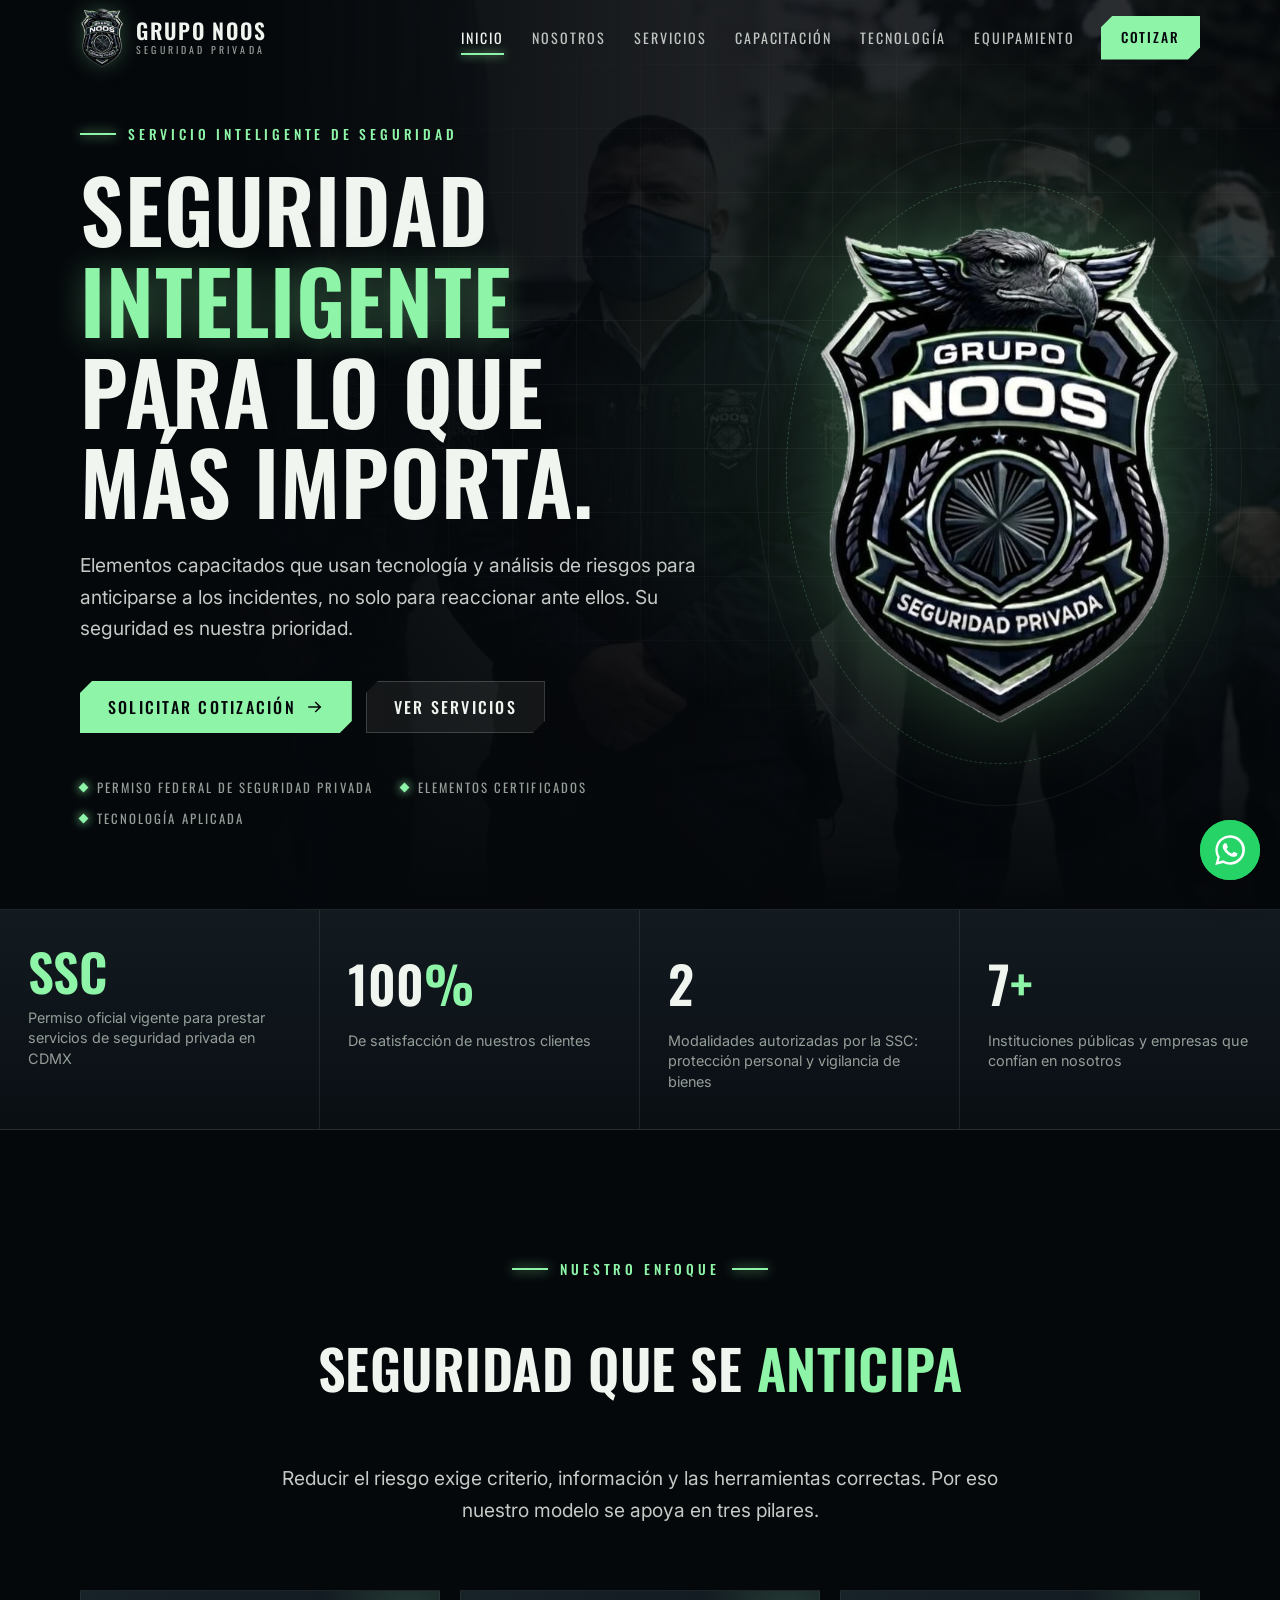
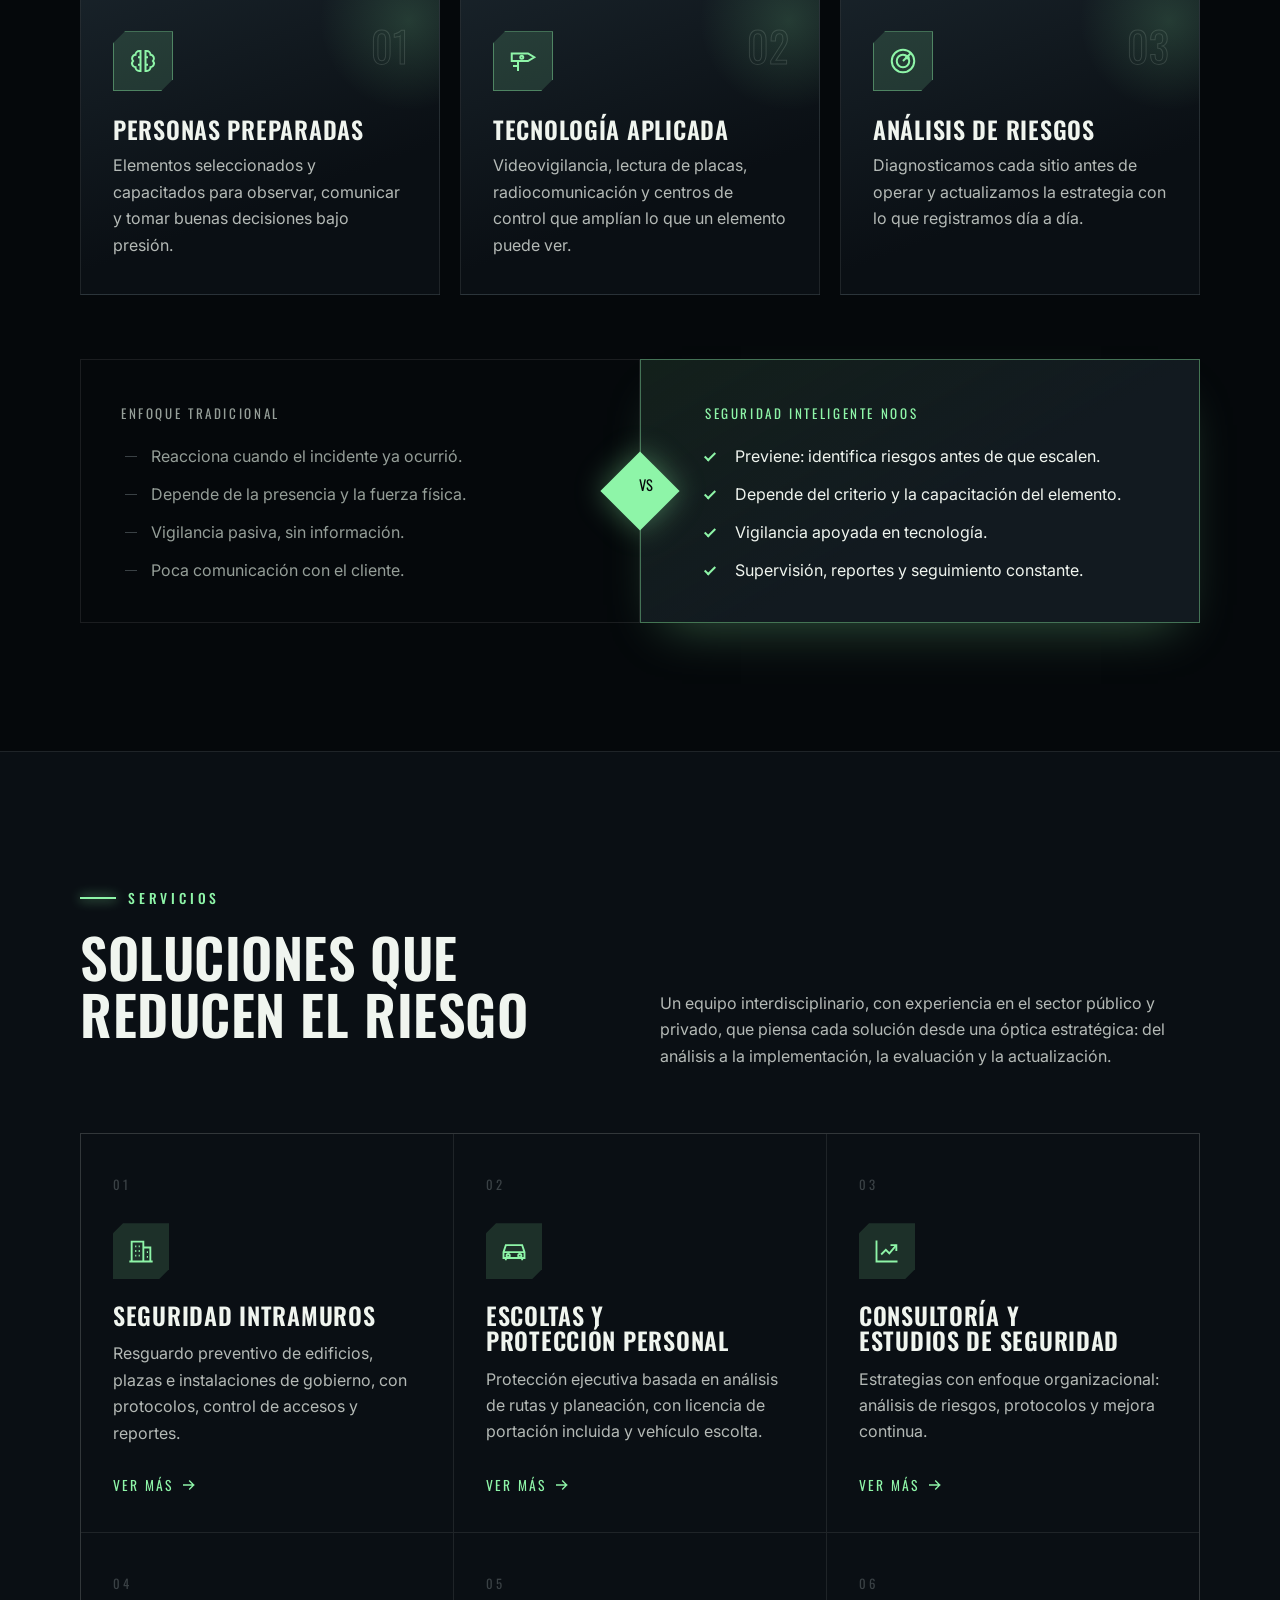
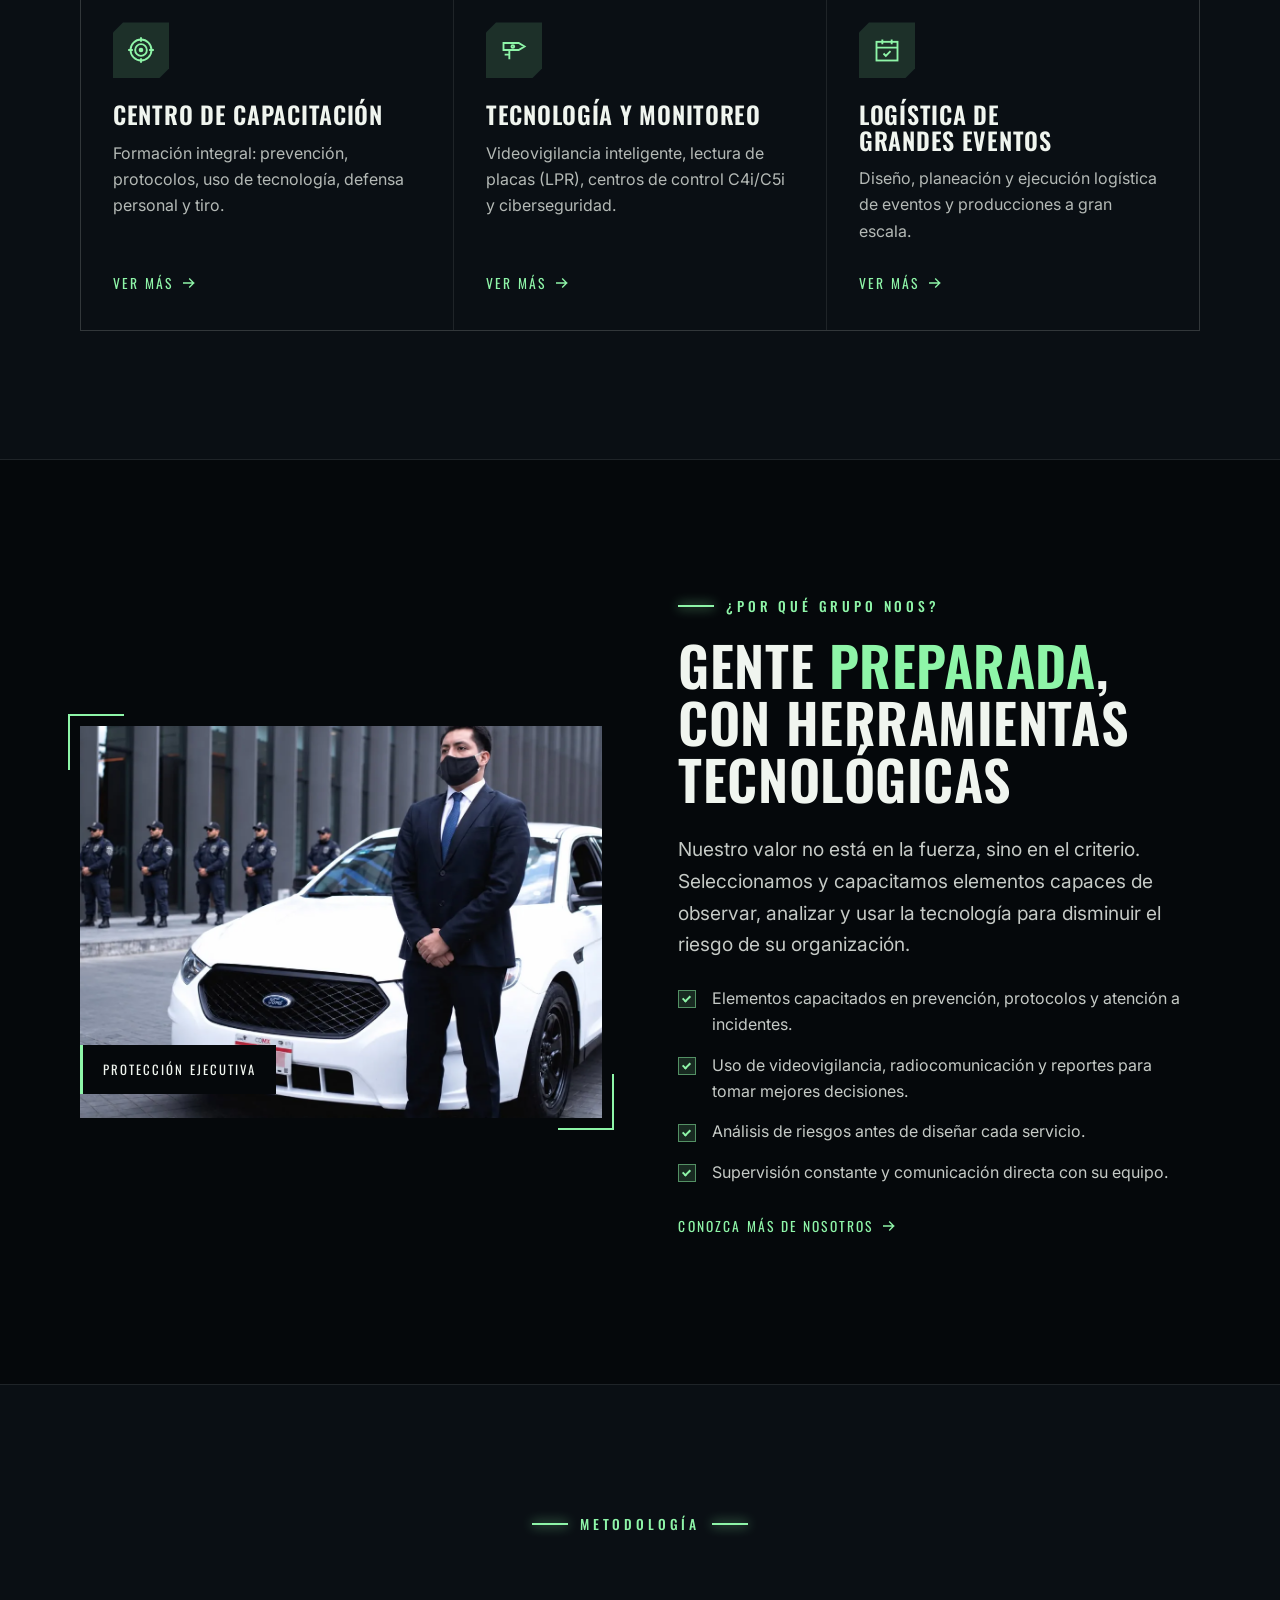
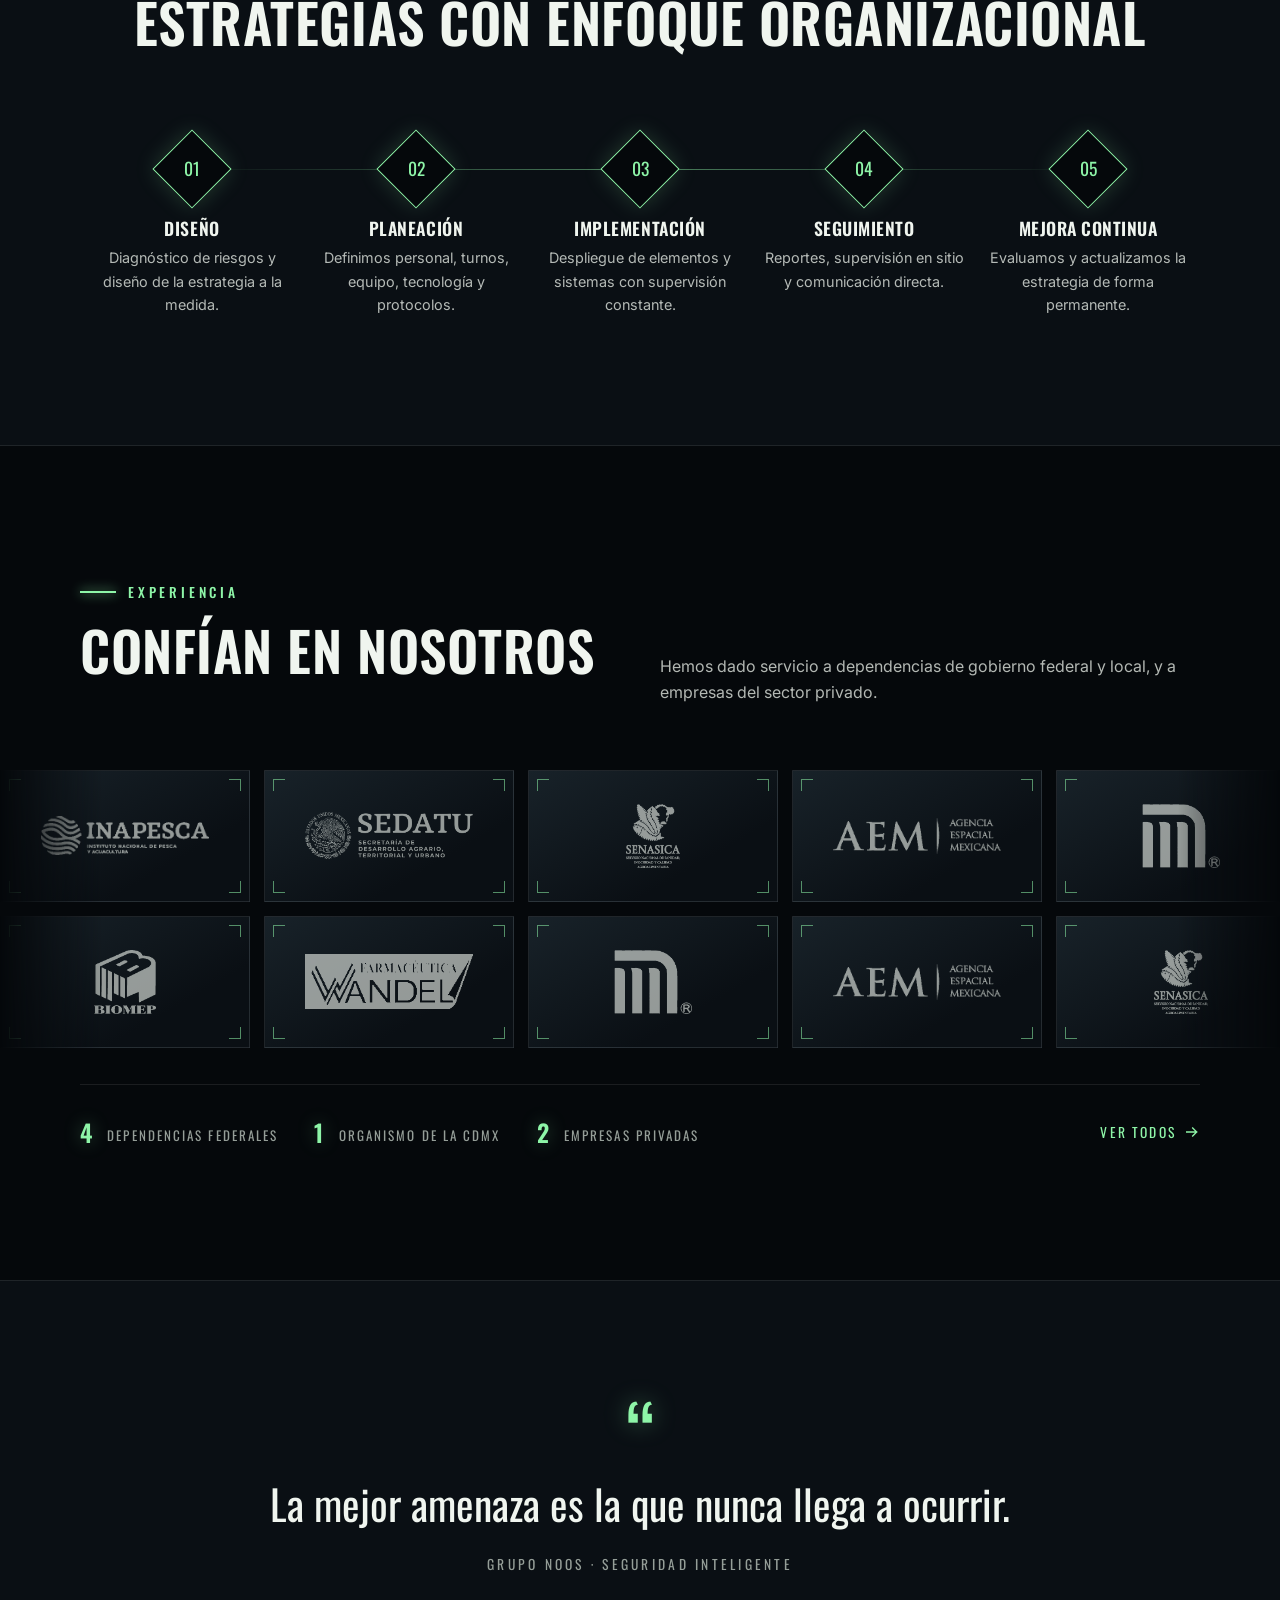
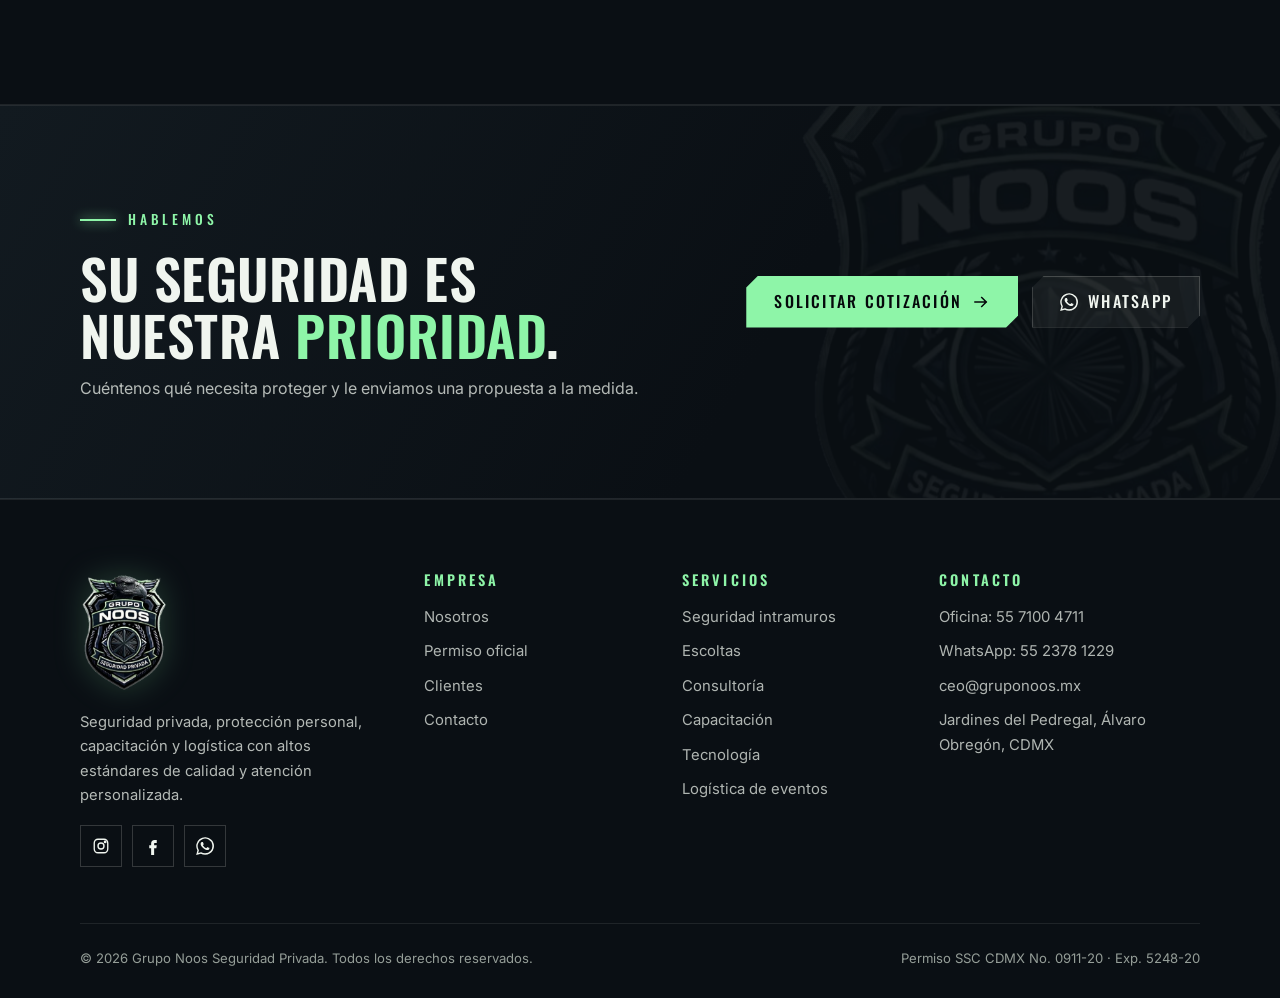
<file: index.html>
<!doctype html>
<html lang="es-MX" class="no-js">
<head>
<meta charset="utf-8">
<meta name="viewport" content="width=device-width, initial-scale=1">
<title>Grupo Noos | Seguridad Privada Inteligente en CDMX</title>
<meta name="description" content="Grupo Noos: servicio inteligente de seguridad privada. Elementos capacitados, tecnología y análisis de riesgos para prevenir incidentes. Intramuros, escoltas y consultoría en CDMX.">
<meta name="theme-color" content="#05080b">
<meta property="og:type" content="website">
<meta property="og:title" content="Grupo Noos | Seguridad Privada Inteligente en CDMX">
<meta property="og:description" content="Grupo Noos: servicio inteligente de seguridad privada. Elementos capacitados, tecnología y análisis de riesgos para prevenir incidentes. Intramuros, escoltas y consultoría en CDMX.">
<meta property="og:image" content="assets/img/logo-grupo-noos.png">
<meta property="og:locale" content="es_MX">
<link rel="icon" type="image/png" sizes="32x32" href="assets/img/icon-32.png">
<link rel="apple-touch-icon" href="assets/img/icon-192.png">
<link rel="preconnect" href="https://fonts.googleapis.com">
<link rel="preconnect" href="https://fonts.gstatic.com" crossorigin>
<link href="https://fonts.googleapis.com/css2?family=Inter:wght@400;500;600&family=Oswald:wght@400;500;600&display=swap" rel="stylesheet">
<link rel="stylesheet" href="assets/css/styles.css?v=5ec7c1bd3f">
</head>
<body>
<a class="sr-only" href="#main">Saltar al contenido</a>
<header class="site-header">
  <div class="wrap">
    <a class="brand" href="index.html" aria-label="Grupo Noos, inicio">
      <img src="assets/img/logo-grupo-noos.webp" alt="" width="44" height="60">
      <span class="brand-text"><strong>Grupo Noos</strong><span>Seguridad Privada</span></span>
    </a>
    <button class="nav-toggle" aria-label="Abrir menú" aria-expanded="false" aria-controls="nav"><span></span></button>
    <nav class="nav" id="nav" aria-label="Principal">
      <a href="index.html" aria-current="page">Inicio</a>
      <a href="nosotros.html">Nosotros</a>
      <a href="servicios.html">Servicios</a>
      <a href="capacitacion.html">Capacitación</a>
      <a href="tecnologia.html">Tecnología</a>
      <a href="equipamiento.html">Equipamiento</a>
      <a class="btn btn-primary" href="contacto.html">Cotizar</a>
    </nav>
  </div>
</header>
<main id="main">

<section class="hero">
  <div class="hero-bg"><img src="assets/img/equipo-noos.webp" alt="" fetchpriority="high"></div>
  <div class="grid-overlay"></div>
  <div class="wrap hero-inner">
    <div>
      <span class="eyebrow reveal">Servicio inteligente de seguridad</span>
      <h1 class="reveal" data-delay="1">Seguridad <span class="hl">inteligente</span> para lo que más importa.</h1>
      <p class="lead reveal" data-delay="2">Elementos capacitados que usan tecnología y análisis de riesgos para anticiparse a los incidentes, no solo para reaccionar ante ellos. Su seguridad es nuestra prioridad.</p>
      <div class="btn-row reveal" data-delay="3">
        <a class="btn btn-primary" href="contacto.html">Solicitar cotización <svg viewBox="0 0 24 24" fill="none" stroke="currentColor" stroke-width="2" stroke-linecap="square"><path d="M4 12h15M13 6l6 6-6 6"/></svg></a>
        <a class="btn btn-ghost" href="servicios.html">Ver servicios</a>
      </div>
      <div class="hero-meta reveal" data-delay="3">
        <span>Permiso Federal de Seguridad Privada</span><span>Elementos certificados</span><span>Tecnología aplicada</span>
      </div>
    </div>
    <div class="hero-badge">
      <span class="scan-ring"></span><span class="scan-ring r2"></span>
      <img src="assets/img/logo-grupo-noos.webp" alt="Escudo Grupo Noos Seguridad Privada" width="501" height="687">
    </div>
  </div>
</section>

<section class="stats" aria-label="Grupo Noos en cifras">
  <div class="stat reveal"><strong><em>SSC</em></strong><span>Permiso oficial vigente para prestar servicios de seguridad privada en CDMX</span></div>
  <div class="stat reveal" data-delay="1"><strong><span data-count="100">100</span><em>%</em></strong><span>De satisfacción de nuestros clientes</span></div>
  <div class="stat reveal" data-delay="2"><strong><span data-count="2">2</span></strong><span>Modalidades autorizadas por la SSC: protección personal y vigilancia de bienes</span></div>
  <div class="stat reveal" data-delay="3"><strong><span data-count="7">7</span><em>+</em></strong><span>Instituciones públicas y empresas que confían en nosotros</span></div>
</section>

<section class="section">
  <div class="wrap">
    <div class="section-head center">
      <span class="eyebrow reveal">Nuestro enfoque</span>
      <h2 class="reveal">Seguridad que se <span class="hl">anticipa</span></h2>
      <p class="lead reveal" data-delay="1" style="margin:0 auto">Reducir el riesgo exige criterio, información y las herramientas correctas. Por eso nuestro modelo se apoya en tres pilares.</p>
    </div>
    <div class="pillars">
      <article class="pillar reveal">
        <span class="pillar-icon"><svg viewBox="0 0 24 24" fill="none" stroke="currentColor" stroke-width="1.6"><path d="M9 4a3 3 0 0 0-3 3 3 3 0 0 0-2 5 3 3 0 0 0 2 5 3 3 0 0 0 3 3h1V4z"/><path d="M15 4a3 3 0 0 1 3 3 3 3 0 0 1 2 5 3 3 0 0 1-2 5 3 3 0 0 1-3 3h-1V4z"/><path d="M10 9H8M14 9h2M10 15H8M14 15h2"/></svg></span>
        <span class="pillar-num">01</span>
        <h3>Personas preparadas</h3>
        <p>Elementos seleccionados y capacitados para observar, comunicar y tomar buenas decisiones bajo presión.</p>
      </article>
      <article class="pillar reveal" data-delay="1">
        <span class="pillar-icon"><svg viewBox="0 0 24 24" fill="none" stroke="currentColor" stroke-width="1.6"><path d="M3 6h13l5 3-5 3H3z"/><path d="M8 12v4H4M8 16v4"/><circle cx="11" cy="9" r="1.2"/></svg></span>
        <span class="pillar-num">02</span>
        <h3>Tecnología aplicada</h3>
        <p>Videovigilancia, lectura de placas, radiocomunicación y centros de control que amplían lo que un elemento puede ver.</p>
      </article>
      <article class="pillar reveal" data-delay="2">
        <span class="pillar-icon"><svg viewBox="0 0 24 24" fill="none" stroke="currentColor" stroke-width="1.6"><circle cx="12" cy="12" r="9"/><circle cx="12" cy="12" r="5"/><path d="M12 12 18.5 5.5"/><circle cx="15.5" cy="9" r="1" fill="currentColor"/></svg></span>
        <span class="pillar-num">03</span>
        <h3>Análisis de riesgos</h3>
        <p>Diagnosticamos cada sitio antes de operar y actualizamos la estrategia con lo que registramos día a día.</p>
      </article>
    </div>

    <div class="compare reveal">
      <div class="compare-col old">
        <span class="compare-tag">Enfoque tradicional</span>
        <ul>
          <li>Reacciona cuando el incidente ya ocurrió.</li>
          <li>Depende de la presencia y la fuerza física.</li>
          <li>Vigilancia pasiva, sin información.</li>
          <li>Poca comunicación con el cliente.</li>
        </ul>
      </div>
      <div class="compare-vs" aria-hidden="true">VS</div>
      <div class="compare-col new">
        <span class="compare-tag">Seguridad inteligente Noos</span>
        <ul>
          <li>Previene: identifica riesgos antes de que escalen.</li>
          <li>Depende del criterio y la capacitación del elemento.</li>
          <li>Vigilancia apoyada en tecnología.</li>
          <li>Supervisión, reportes y seguimiento constante.</li>
        </ul>
      </div>
    </div>
  </div>
</section>

<section class="section section-alt">
  <div class="wrap">
    <div class="section-head">
      <div class="reveal">
        <span class="eyebrow">Servicios</span>
        <h2>Soluciones que reducen el riesgo</h2>
      </div>
      <p class="reveal" data-delay="1">Un equipo interdisciplinario, con experiencia en el sector público y privado, que piensa cada solución desde una óptica estratégica: del análisis a la implementación, la evaluación y la actualización.</p>
    </div>
    <div class="cards">
      <a class="card reveal" href="servicios.html#intramuros">
        <span class="card-num">01</span>
        <span class="card-icon"><svg viewBox="0 0 24 24" fill="none" stroke="currentColor" stroke-width="1.6"><path d="M4 21V4h10v17M14 9h6v12M2 21h20M7 8h1M10 8h1M7 12h1M10 12h1M7 16h1M10 16h1M17 13h1M17 17h1"/></svg></span>
        <h3>Seguridad intramuros</h3>
        <p>Resguardo preventivo de edificios, plazas e instalaciones de gobierno, con protocolos, control de accesos y reportes.</p>
        <span class="link-arrow">Ver más <svg viewBox="0 0 24 24" fill="none" stroke="currentColor" stroke-width="2" stroke-linecap="square"><path d="M4 12h15M13 6l6 6-6 6"/></svg></span>
      </a>
      <a class="card reveal" href="servicios.html#escoltas">
        <span class="card-num">02</span>
        <span class="card-icon"><svg viewBox="0 0 24 24" fill="none" stroke="currentColor" stroke-width="1.6"><path d="M3 13l2-6h14l2 6v5H3z"/><path d="M3 13h18"/><circle cx="7" cy="16" r="1.4"/><circle cx="17" cy="16" r="1.4"/><path d="M5 18v2M19 18v2"/></svg></span>
        <h3>Escoltas y protección personal</h3>
        <p>Protección ejecutiva basada en análisis de rutas y planeación, con licencia de portación incluida y vehículo escolta.</p>
        <span class="link-arrow">Ver más <svg viewBox="0 0 24 24" fill="none" stroke="currentColor" stroke-width="2" stroke-linecap="square"><path d="M4 12h15M13 6l6 6-6 6"/></svg></span>
      </a>
      <a class="card reveal" href="servicios.html#consultoria">
        <span class="card-num">03</span>
        <span class="card-icon"><svg viewBox="0 0 24 24" fill="none" stroke="currentColor" stroke-width="1.6"><path d="M3 3v18h18"/><path d="m7 15 4-4 3 3 6-7"/><path d="M15 7h5v5"/></svg></span>
        <h3>Consultoría y estudios de seguridad</h3>
        <p>Estrategias con enfoque organizacional: análisis de riesgos, protocolos y mejora continua.</p>
        <span class="link-arrow">Ver más <svg viewBox="0 0 24 24" fill="none" stroke="currentColor" stroke-width="2" stroke-linecap="square"><path d="M4 12h15M13 6l6 6-6 6"/></svg></span>
      </a>
      <a class="card reveal" href="capacitacion.html">
        <span class="card-num">04</span>
        <span class="card-icon"><svg viewBox="0 0 24 24" fill="none" stroke="currentColor" stroke-width="1.6"><circle cx="12" cy="12" r="9"/><circle cx="12" cy="12" r="5"/><circle cx="12" cy="12" r="1.2" fill="currentColor"/><path d="M12 1v4M12 19v4M1 12h4M19 12h4"/></svg></span>
        <h3>Centro de capacitación</h3>
        <p>Formación integral: prevención, protocolos, uso de tecnología, defensa personal y tiro.</p>
        <span class="link-arrow">Ver más <svg viewBox="0 0 24 24" fill="none" stroke="currentColor" stroke-width="2" stroke-linecap="square"><path d="M4 12h15M13 6l6 6-6 6"/></svg></span>
      </a>
      <a class="card reveal" href="tecnologia.html">
        <span class="card-num">05</span>
        <span class="card-icon"><svg viewBox="0 0 24 24" fill="none" stroke="currentColor" stroke-width="1.6"><path d="M3 6h13l5 3-5 3H3z"/><path d="M8 12v4H4M8 16v4"/><circle cx="11" cy="9" r="1.2"/></svg></span>
        <h3>Tecnología y monitoreo</h3>
        <p>Videovigilancia inteligente, lectura de placas (LPR), centros de control C4i/C5i y ciberseguridad.</p>
        <span class="link-arrow">Ver más <svg viewBox="0 0 24 24" fill="none" stroke="currentColor" stroke-width="2" stroke-linecap="square"><path d="M4 12h15M13 6l6 6-6 6"/></svg></span>
      </a>
      <a class="card reveal" href="servicios.html#eventos">
        <span class="card-num">06</span>
        <span class="card-icon"><svg viewBox="0 0 24 24" fill="none" stroke="currentColor" stroke-width="1.6"><rect x="3" y="5" width="18" height="16"/><path d="M3 10h18M8 3v4M16 3v4"/><path d="m9 15 2 2 4-4"/></svg></span>
        <h3>Logística de grandes eventos</h3>
        <p>Diseño, planeación y ejecución logística de eventos y producciones a gran escala.</p>
        <span class="link-arrow">Ver más <svg viewBox="0 0 24 24" fill="none" stroke="currentColor" stroke-width="2" stroke-linecap="square"><path d="M4 12h15M13 6l6 6-6 6"/></svg></span>
      </a>
    </div>
  </div>
</section>

<section class="section">
  <div class="wrap split">
    <div class="split-media frame reveal">
      <img src="assets/img/escolta-vehiculo.webp" alt="Escolta de Grupo Noos junto a vehículo escolta" loading="lazy" width="1280" height="853">
      <span class="media-tag">Protección ejecutiva</span>
    </div>
    <div class="reveal" data-delay="1">
      <span class="eyebrow">¿Por qué Grupo Noos?</span>
      <h2>Gente <span class="hl">preparada</span>, con herramientas tecnológicas</h2>
      <p class="lead">Nuestro valor no está en la fuerza, sino en el criterio. Seleccionamos y capacitamos elementos capaces de observar, analizar y usar la tecnología para disminuir el riesgo de su organización.</p>
      <ul class="checklist">
        <li>Elementos capacitados en prevención, protocolos y atención a incidentes.</li>
        <li>Uso de videovigilancia, radiocomunicación y reportes para tomar mejores decisiones.</li>
        <li>Análisis de riesgos antes de diseñar cada servicio.</li>
        <li>Supervisión constante y comunicación directa con su equipo.</li>
      </ul>
      <p style="margin-top:28px"><a class="link-arrow" href="nosotros.html">Conozca más de nosotros <svg viewBox="0 0 24 24" fill="none" stroke="currentColor" stroke-width="2" stroke-linecap="square"><path d="M4 12h15M13 6l6 6-6 6"/></svg></a></p>
    </div>
  </div>
</section>

<section class="section section-alt">
  <div class="wrap">
    <div class="section-head center">
      <span class="eyebrow reveal">Metodología</span>
      <h2 class="reveal">Estrategias con enfoque organizacional</h2>
    </div>
    <div class="process">
      <div class="step reveal" data-delay="0"><div class="step-dot"><span>01</span></div><h3>Diseño</h3><p>Diagnóstico de riesgos y diseño de la estrategia a la medida.</p></div>
      <div class="step reveal" data-delay="1"><div class="step-dot"><span>02</span></div><h3>Planeación</h3><p>Definimos personal, turnos, equipo, tecnología y protocolos.</p></div>
      <div class="step reveal" data-delay="2"><div class="step-dot"><span>03</span></div><h3>Implementación</h3><p>Despliegue de elementos y sistemas con supervisión constante.</p></div>
      <div class="step reveal" data-delay="3"><div class="step-dot"><span>04</span></div><h3>Seguimiento</h3><p>Reportes, supervisión en sitio y comunicación directa.</p></div>
      <div class="step reveal" data-delay="3"><div class="step-dot"><span>05</span></div><h3>Mejora continua</h3><p>Evaluamos y actualizamos la estrategia de forma permanente.</p></div>
    </div>
  </div>
</section>

<section class="section" aria-label="Clientes">
  <div class="wrap">
    <div class="section-head">
      <div class="reveal">
        <span class="eyebrow">Experiencia</span>
        <h2>Confían en nosotros</h2>
      </div>
      <p class="reveal" data-delay="1">Hemos dado servicio a dependencias de gobierno federal y local, y a empresas del sector privado.</p>
    </div>
  </div>
  <div class="logo-wall reveal">
    <div class="logo-marquee"><div class="logo-track"><div class="logo-tile"><img class="mono" src="assets/img/clientes/inapesca-mono.webp" alt="INAPESCA" loading="lazy"><img class="color" src="assets/img/clientes/inapesca.webp" alt="" loading="lazy"></div><div class="logo-tile"><img class="mono" src="assets/img/clientes/sedatu-mono.webp" alt="SEDATU" loading="lazy"><img class="color" src="assets/img/clientes/sedatu.webp" alt="" loading="lazy"></div><div class="logo-tile"><img class="mono" src="assets/img/clientes/senasica-mono.webp" alt="SENASICA" loading="lazy"><img class="color" src="assets/img/clientes/senasica.webp" alt="" loading="lazy"></div><div class="logo-tile"><img class="mono" src="assets/img/clientes/aem-mono.webp" alt="AEM" loading="lazy"><img class="color" src="assets/img/clientes/aem.webp" alt="" loading="lazy"></div><div class="logo-tile"><img class="mono" src="assets/img/clientes/metro-mono.webp" alt="Metro CDMX" loading="lazy"><img class="color" src="assets/img/clientes/metro.webp" alt="" loading="lazy"></div><div class="logo-tile"><img class="mono" src="assets/img/clientes/wandel-mono.webp" alt="Farmacéutica Wandel" loading="lazy"><img class="color" src="assets/img/clientes/wandel.webp" alt="" loading="lazy"></div><div class="logo-tile"><img class="mono" src="assets/img/clientes/biomep-mono.webp" alt="BIOMEP" loading="lazy"><img class="color" src="assets/img/clientes/biomep.webp" alt="" loading="lazy"></div><div class="logo-tile" aria-hidden="true"><img class="mono" src="assets/img/clientes/inapesca-mono.webp" alt="" loading="lazy"><img class="color" src="assets/img/clientes/inapesca.webp" alt="" loading="lazy"></div><div class="logo-tile" aria-hidden="true"><img class="mono" src="assets/img/clientes/sedatu-mono.webp" alt="" loading="lazy"><img class="color" src="assets/img/clientes/sedatu.webp" alt="" loading="lazy"></div><div class="logo-tile" aria-hidden="true"><img class="mono" src="assets/img/clientes/senasica-mono.webp" alt="" loading="lazy"><img class="color" src="assets/img/clientes/senasica.webp" alt="" loading="lazy"></div><div class="logo-tile" aria-hidden="true"><img class="mono" src="assets/img/clientes/aem-mono.webp" alt="" loading="lazy"><img class="color" src="assets/img/clientes/aem.webp" alt="" loading="lazy"></div><div class="logo-tile" aria-hidden="true"><img class="mono" src="assets/img/clientes/metro-mono.webp" alt="" loading="lazy"><img class="color" src="assets/img/clientes/metro.webp" alt="" loading="lazy"></div><div class="logo-tile" aria-hidden="true"><img class="mono" src="assets/img/clientes/wandel-mono.webp" alt="" loading="lazy"><img class="color" src="assets/img/clientes/wandel.webp" alt="" loading="lazy"></div><div class="logo-tile" aria-hidden="true"><img class="mono" src="assets/img/clientes/biomep-mono.webp" alt="" loading="lazy"><img class="color" src="assets/img/clientes/biomep.webp" alt="" loading="lazy"></div></div></div>
    <div class="logo-marquee rev"><div class="logo-track"><div class="logo-tile" aria-hidden="true"><img class="mono" src="assets/img/clientes/biomep-mono.webp" alt="" loading="lazy"><img class="color" src="assets/img/clientes/biomep.webp" alt="" loading="lazy"></div><div class="logo-tile" aria-hidden="true"><img class="mono" src="assets/img/clientes/wandel-mono.webp" alt="" loading="lazy"><img class="color" src="assets/img/clientes/wandel.webp" alt="" loading="lazy"></div><div class="logo-tile" aria-hidden="true"><img class="mono" src="assets/img/clientes/metro-mono.webp" alt="" loading="lazy"><img class="color" src="assets/img/clientes/metro.webp" alt="" loading="lazy"></div><div class="logo-tile" aria-hidden="true"><img class="mono" src="assets/img/clientes/aem-mono.webp" alt="" loading="lazy"><img class="color" src="assets/img/clientes/aem.webp" alt="" loading="lazy"></div><div class="logo-tile" aria-hidden="true"><img class="mono" src="assets/img/clientes/senasica-mono.webp" alt="" loading="lazy"><img class="color" src="assets/img/clientes/senasica.webp" alt="" loading="lazy"></div><div class="logo-tile" aria-hidden="true"><img class="mono" src="assets/img/clientes/sedatu-mono.webp" alt="" loading="lazy"><img class="color" src="assets/img/clientes/sedatu.webp" alt="" loading="lazy"></div><div class="logo-tile" aria-hidden="true"><img class="mono" src="assets/img/clientes/inapesca-mono.webp" alt="" loading="lazy"><img class="color" src="assets/img/clientes/inapesca.webp" alt="" loading="lazy"></div><div class="logo-tile" aria-hidden="true"><img class="mono" src="assets/img/clientes/biomep-mono.webp" alt="" loading="lazy"><img class="color" src="assets/img/clientes/biomep.webp" alt="" loading="lazy"></div><div class="logo-tile" aria-hidden="true"><img class="mono" src="assets/img/clientes/wandel-mono.webp" alt="" loading="lazy"><img class="color" src="assets/img/clientes/wandel.webp" alt="" loading="lazy"></div><div class="logo-tile" aria-hidden="true"><img class="mono" src="assets/img/clientes/metro-mono.webp" alt="" loading="lazy"><img class="color" src="assets/img/clientes/metro.webp" alt="" loading="lazy"></div><div class="logo-tile" aria-hidden="true"><img class="mono" src="assets/img/clientes/aem-mono.webp" alt="" loading="lazy"><img class="color" src="assets/img/clientes/aem.webp" alt="" loading="lazy"></div><div class="logo-tile" aria-hidden="true"><img class="mono" src="assets/img/clientes/senasica-mono.webp" alt="" loading="lazy"><img class="color" src="assets/img/clientes/senasica.webp" alt="" loading="lazy"></div><div class="logo-tile" aria-hidden="true"><img class="mono" src="assets/img/clientes/sedatu-mono.webp" alt="" loading="lazy"><img class="color" src="assets/img/clientes/sedatu.webp" alt="" loading="lazy"></div><div class="logo-tile" aria-hidden="true"><img class="mono" src="assets/img/clientes/inapesca-mono.webp" alt="" loading="lazy"><img class="color" src="assets/img/clientes/inapesca.webp" alt="" loading="lazy"></div></div></div>
  </div>
  <div class="wrap">
    <div class="sector-strip reveal">
      <span><strong>4</strong> dependencias federales</span>
      <span><strong>1</strong> organismo de la CDMX</span>
      <span><strong>2</strong> empresas privadas</span>
      <a class="link-arrow" href="nosotros.html#clientes">Ver todos <svg viewBox="0 0 24 24" fill="none" stroke="currentColor" stroke-width="2" stroke-linecap="square"><path d="M4 12h15M13 6l6 6-6 6"/></svg></a>
    </div>
  </div>
</section>

<section class="section section-alt">
  <div class="wrap quote reveal">
    <blockquote>La mejor amenaza es la que nunca llega a ocurrir.</blockquote>
    <cite>Grupo Noos · Seguridad inteligente</cite>
  </div>
</section>
</main>

<section class="cta-band">
  <div class="wrap">
    <div class="reveal">
      <span class="eyebrow">Hablemos</span>
      <h2>Su seguridad es nuestra <span class="hl">prioridad</span>.</h2>
      <p>Cuéntenos qué necesita proteger y le enviamos una propuesta a la medida.</p>
    </div>
    <div class="btn-row reveal" data-delay="1">
      <a class="btn btn-primary" href="contacto.html">Solicitar cotización <svg viewBox="0 0 24 24" fill="none" stroke="currentColor" stroke-width="2" stroke-linecap="square"><path d="M4 12h15M13 6l6 6-6 6"/></svg></a>
      <a class="btn btn-ghost" href="https://wa.me/525523781229" target="_blank" rel="noopener"><svg viewBox="0 0 24 24" fill="currentColor"><path d="M17.5 14.4c-.3-.1-1.7-.8-2-.9-.3-.1-.5-.1-.7.1-.2.3-.8.9-.9 1.1-.2.2-.3.2-.6.1-.3-.1-1.2-.5-2.3-1.4-.9-.8-1.4-1.7-1.6-2-.2-.3 0-.5.1-.6l.4-.5c.2-.2.2-.3.3-.5.1-.2 0-.4 0-.5l-.9-2.2c-.2-.6-.5-.5-.7-.5h-.6c-.2 0-.5.1-.8.4-.3.3-1 1-1 2.4s1 2.8 1.2 3c.1.2 2 3.1 4.9 4.3.7.3 1.2.5 1.7.6.7.2 1.3.2 1.8.1.6-.1 1.7-.7 1.9-1.4.2-.7.2-1.2.2-1.4-.1-.1-.3-.2-.6-.3zM12 21.8c-1.8 0-3.5-.5-5-1.4l-.4-.2-3.7 1 1-3.6-.2-.4A9.8 9.8 0 1 1 12 21.8zm8.4-18.2A11.8 11.8 0 0 0 1.9 17.9L.2 24l6.3-1.7A11.8 11.8 0 0 0 24 12c0-3.2-1.2-6.1-3.6-8.4z"/></svg> WhatsApp</a>
    </div>
  </div>
</section>

<footer class="site-footer">
  <div class="wrap">
    <div class="footer-grid">
      <div class="footer-brand">
        <img src="assets/img/logo-grupo-noos.webp" alt="Grupo Noos Seguridad Privada" width="88" height="120" loading="lazy">
        <p>Seguridad privada, protección personal, capacitación y logística con altos estándares de calidad y atención personalizada.</p>
        <div class="socials">
          <a href="https://www.instagram.com/gruponoos/" target="_blank" rel="noopener" aria-label="Instagram"><svg viewBox="0 0 24 24" fill="none" stroke="currentColor" stroke-width="1.8"><rect x="3" y="3" width="18" height="18" rx="5"/><circle cx="12" cy="12" r="4"/><circle cx="17.5" cy="6.5" r="1" fill="currentColor"/></svg></a>
          <a href="https://www.facebook.com/gruponoos" target="_blank" rel="noopener" aria-label="Facebook"><svg viewBox="0 0 24 24" fill="currentColor"><path d="M14 8h3V4h-3c-2.8 0-4.5 1.8-4.5 4.6V11H7v4h2.5v9h4v-9h3l.5-4h-3.5V8.8c0-.5.3-.8.5-.8z"/></svg></a>
          <a href="https://wa.me/525523781229" target="_blank" rel="noopener" aria-label="WhatsApp"><svg viewBox="0 0 24 24" fill="currentColor"><path d="M17.5 14.4c-.3-.1-1.7-.8-2-.9-.3-.1-.5-.1-.7.1-.2.3-.8.9-.9 1.1-.2.2-.3.2-.6.1-.3-.1-1.2-.5-2.3-1.4-.9-.8-1.4-1.7-1.6-2-.2-.3 0-.5.1-.6l.4-.5c.2-.2.2-.3.3-.5.1-.2 0-.4 0-.5l-.9-2.2c-.2-.6-.5-.5-.7-.5h-.6c-.2 0-.5.1-.8.4-.3.3-1 1-1 2.4s1 2.8 1.2 3c.1.2 2 3.1 4.9 4.3.7.3 1.2.5 1.7.6.7.2 1.3.2 1.8.1.6-.1 1.7-.7 1.9-1.4.2-.7.2-1.2.2-1.4-.1-.1-.3-.2-.6-.3zM12 21.8c-1.8 0-3.5-.5-5-1.4l-.4-.2-3.7 1 1-3.6-.2-.4A9.8 9.8 0 1 1 12 21.8zm8.4-18.2A11.8 11.8 0 0 0 1.9 17.9L.2 24l6.3-1.7A11.8 11.8 0 0 0 24 12c0-3.2-1.2-6.1-3.6-8.4z"/></svg></a>
        </div>
      </div>
      <div>
        <h4>Empresa</h4>
        <ul>
          <li><a href="nosotros.html">Nosotros</a></li>
          <li><a href="nosotros.html#permiso">Permiso oficial</a></li>
          <li><a href="nosotros.html#clientes">Clientes</a></li>
          <li><a href="contacto.html">Contacto</a></li>
        </ul>
      </div>
      <div>
        <h4>Servicios</h4>
        <ul>
          <li><a href="servicios.html#intramuros">Seguridad intramuros</a></li>
          <li><a href="servicios.html#escoltas">Escoltas</a></li>
          <li><a href="servicios.html#consultoria">Consultoría</a></li>
          <li><a href="capacitacion.html">Capacitación</a></li>
          <li><a href="tecnologia.html">Tecnología</a></li>
          <li><a href="servicios.html#eventos">Logística de eventos</a></li>
        </ul>
      </div>
      <div>
        <h4>Contacto</h4>
        <ul>
          <li><a href="tel:+525571004711">Oficina: 55 7100 4711</a></li>
          <li><a href="https://wa.me/525523781229" target="_blank" rel="noopener">WhatsApp: 55 2378 1229</a></li>
          <li><a href="mailto:ceo@gruponoos.mx">ceo@gruponoos.mx</a></li>
          <li>Jardines del Pedregal, Álvaro Obregón, CDMX</li>
        </ul>
      </div>
    </div>
    <div class="footer-bottom">
      <span>© <span id="year">2026</span> Grupo Noos Seguridad Privada. Todos los derechos reservados.</span>
      <span>Permiso SSC CDMX No. 0911-20 · Exp. 5248-20</span>
    </div>
  </div>
</footer>

<a class="wa-float" href="https://wa.me/525523781229" target="_blank" rel="noopener" aria-label="Escríbenos por WhatsApp"><svg viewBox="0 0 24 24" fill="currentColor"><path d="M17.5 14.4c-.3-.1-1.7-.8-2-.9-.3-.1-.5-.1-.7.1-.2.3-.8.9-.9 1.1-.2.2-.3.2-.6.1-.3-.1-1.2-.5-2.3-1.4-.9-.8-1.4-1.7-1.6-2-.2-.3 0-.5.1-.6l.4-.5c.2-.2.2-.3.3-.5.1-.2 0-.4 0-.5l-.9-2.2c-.2-.6-.5-.5-.7-.5h-.6c-.2 0-.5.1-.8.4-.3.3-1 1-1 2.4s1 2.8 1.2 3c.1.2 2 3.1 4.9 4.3.7.3 1.2.5 1.7.6.7.2 1.3.2 1.8.1.6-.1 1.7-.7 1.9-1.4.2-.7.2-1.2.2-1.4-.1-.1-.3-.2-.6-.3zM12 21.8c-1.8 0-3.5-.5-5-1.4l-.4-.2-3.7 1 1-3.6-.2-.4A9.8 9.8 0 1 1 12 21.8zm8.4-18.2A11.8 11.8 0 0 0 1.9 17.9L.2 24l6.3-1.7A11.8 11.8 0 0 0 24 12c0-3.2-1.2-6.1-3.6-8.4z"/></svg></a>
<script src="assets/js/main.js?v=530a09f21b" defer></script>
</body>
</html>
</file>
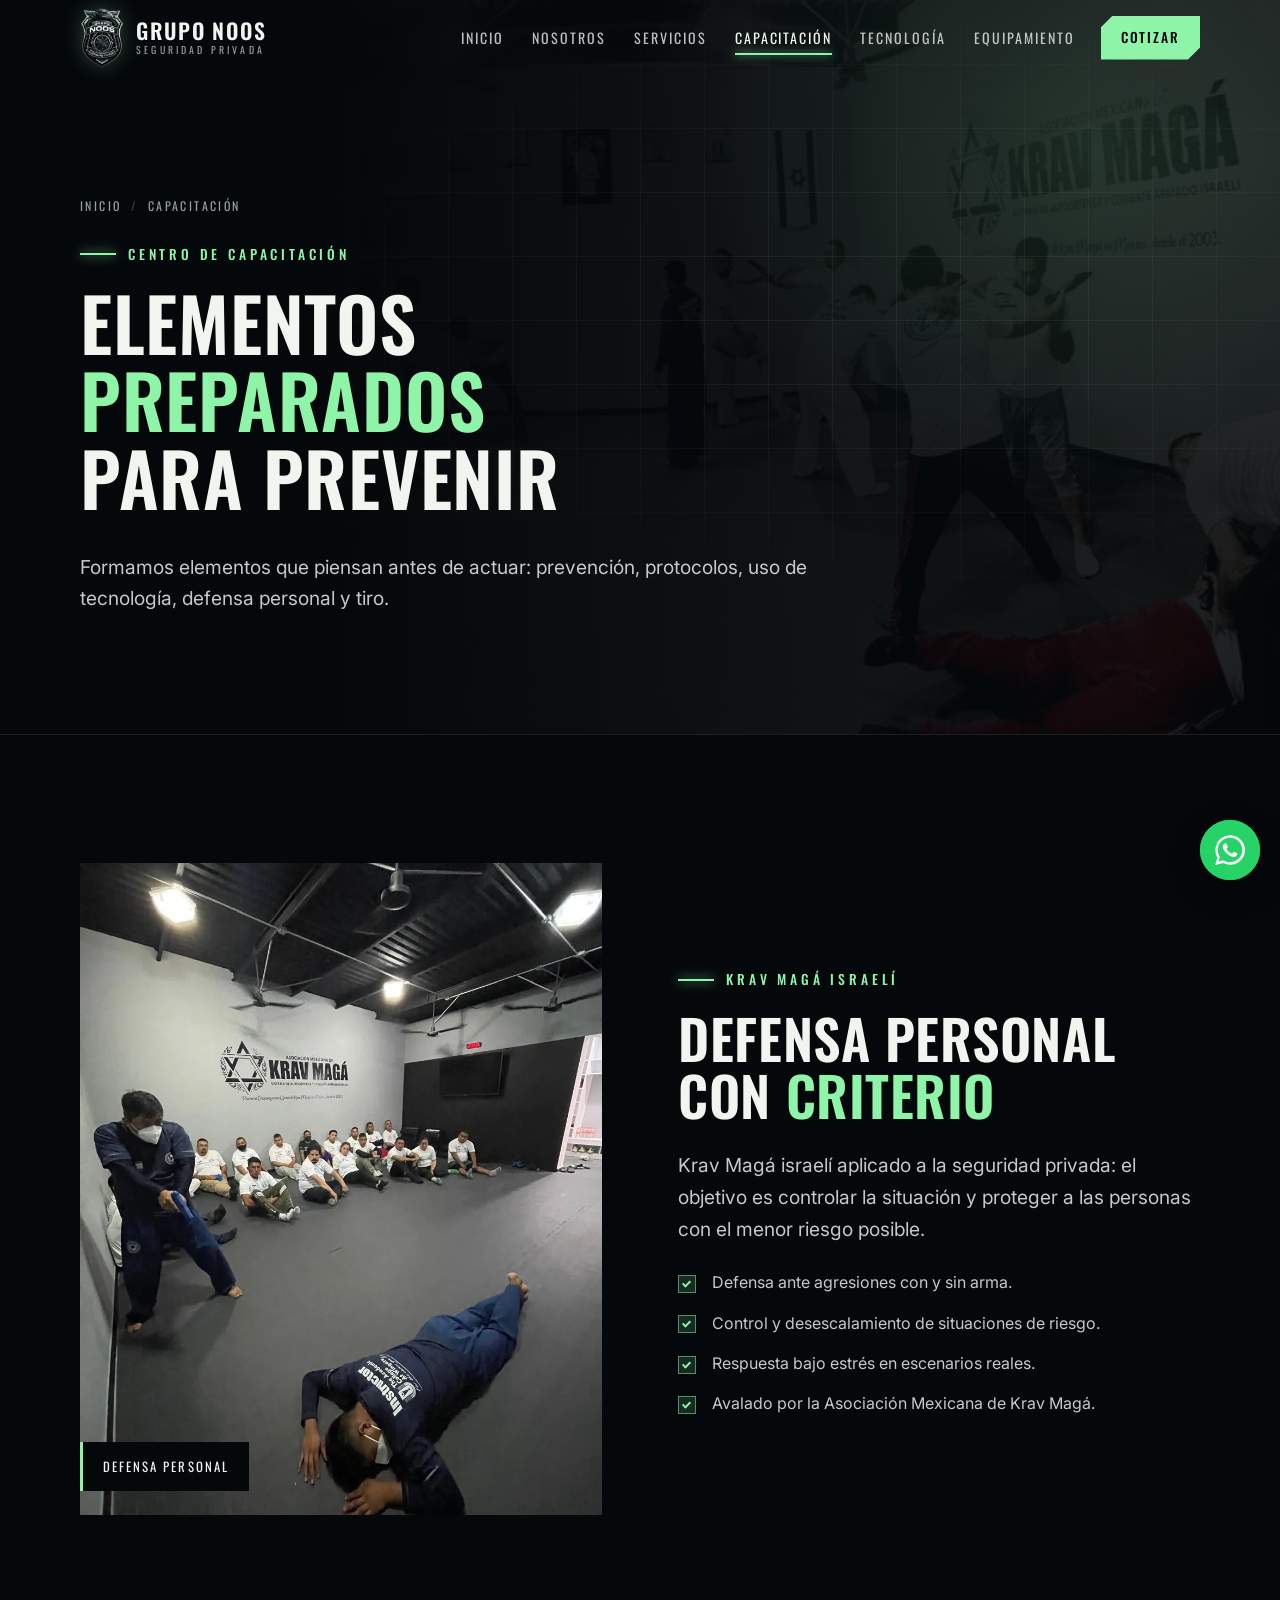
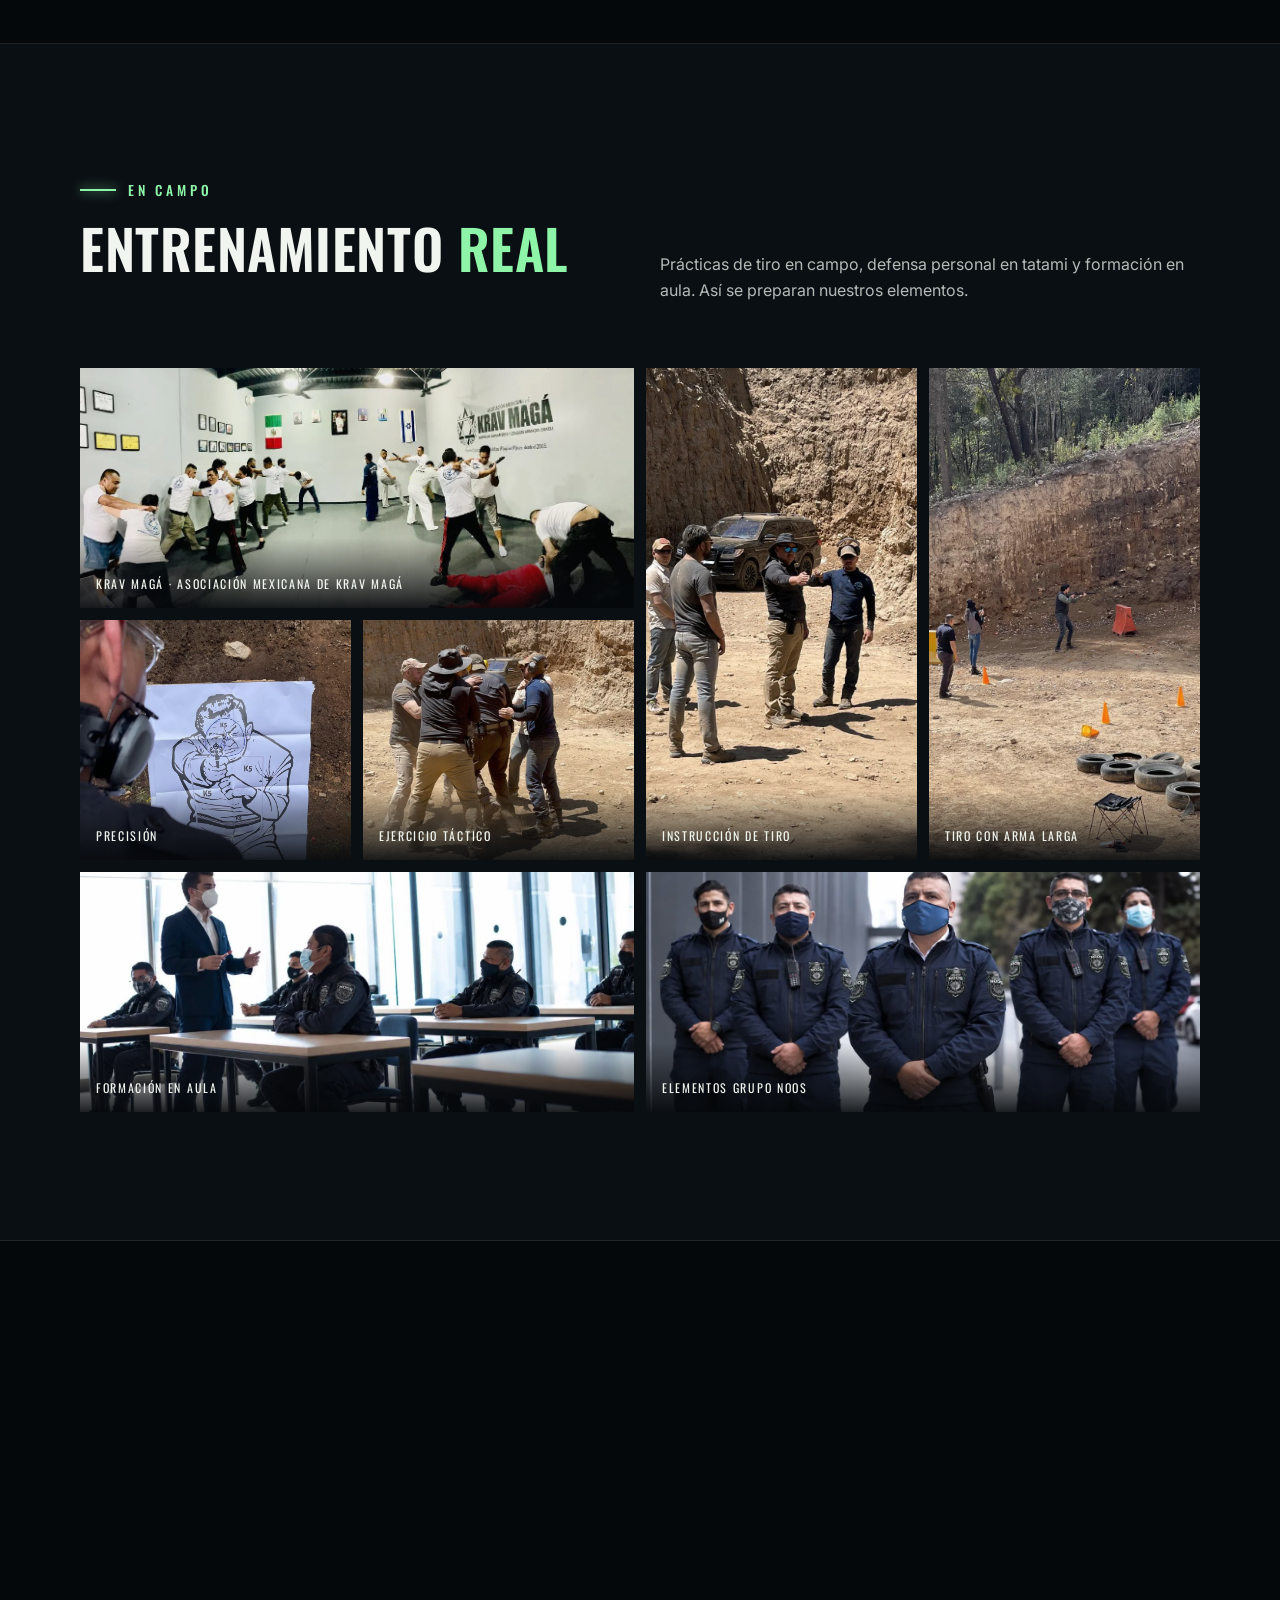
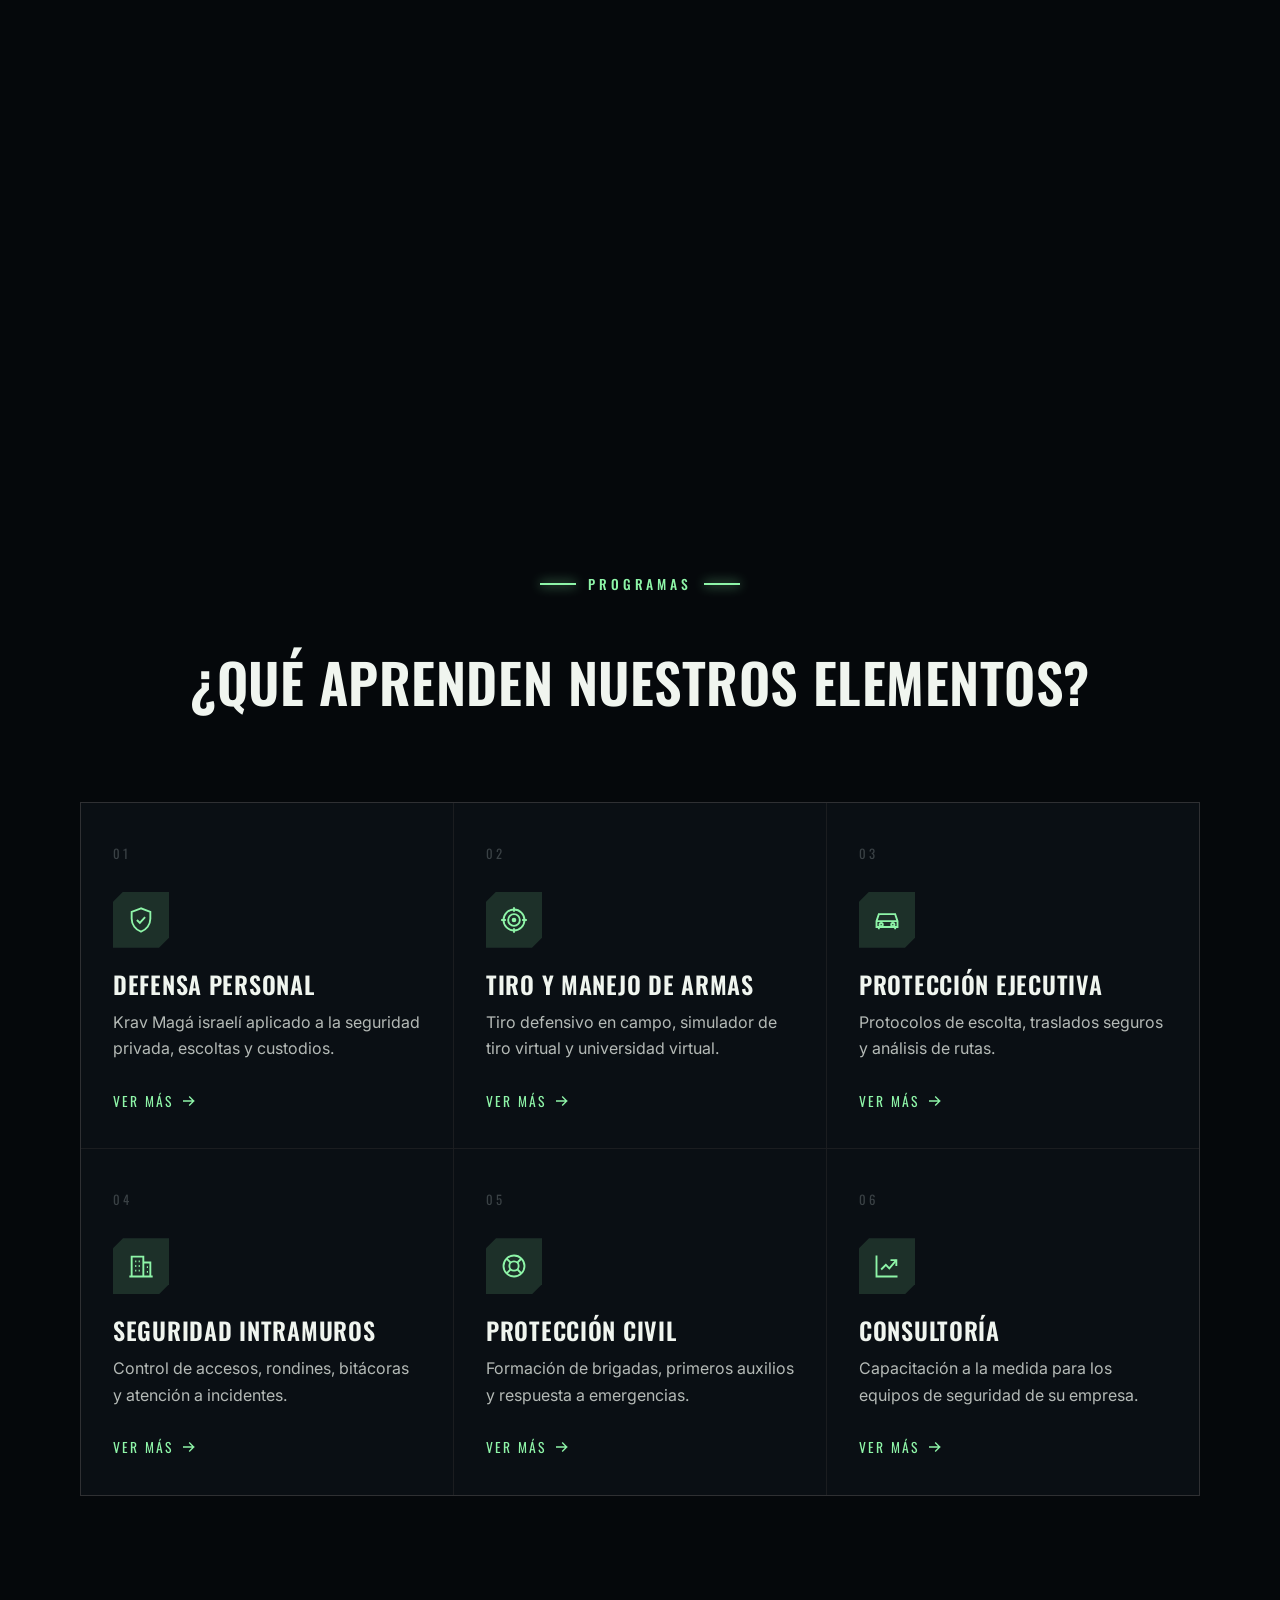
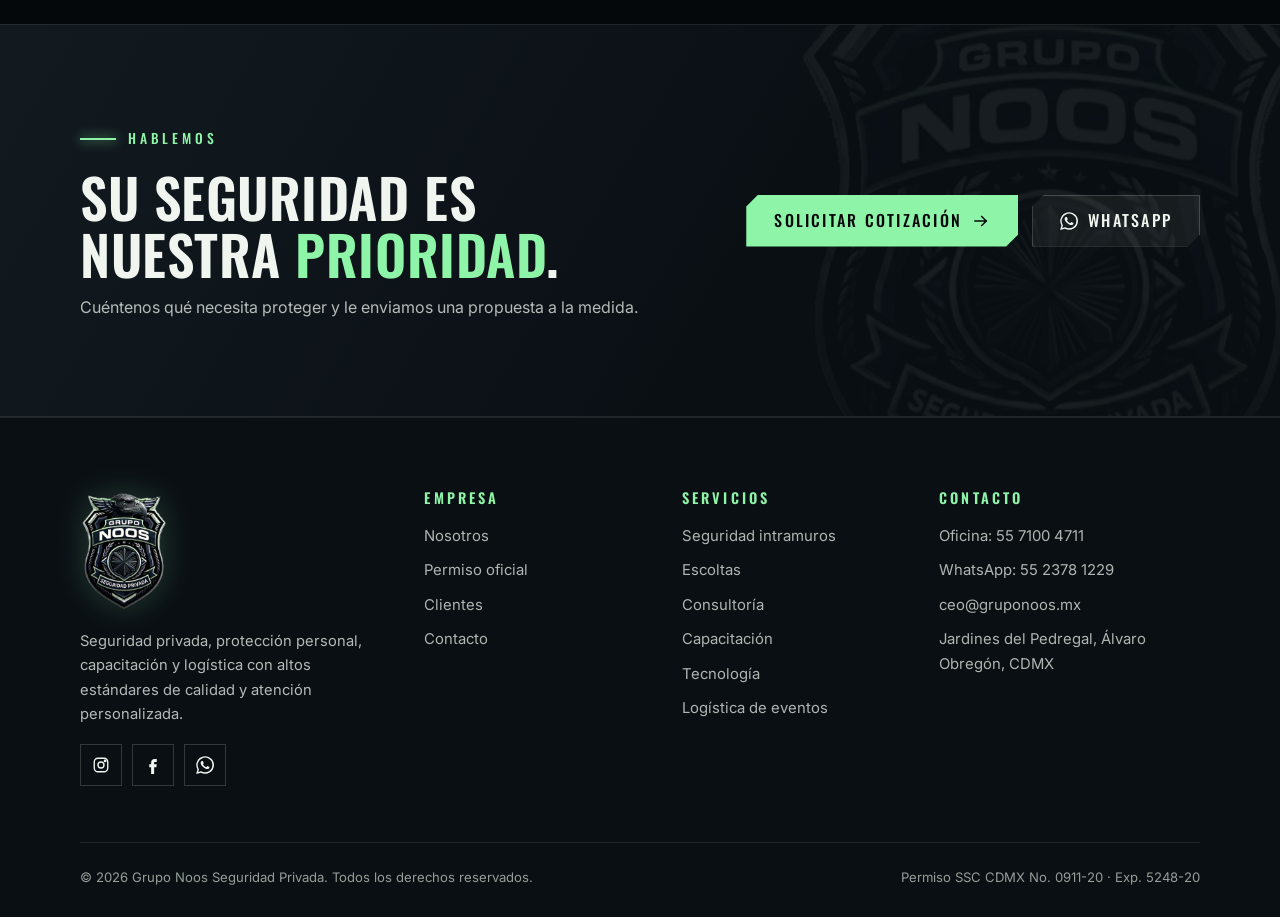
<file: capacitacion.html>
<!doctype html>
<html lang="es-MX" class="no-js">
<head>
<meta charset="utf-8">
<meta name="viewport" content="width=device-width, initial-scale=1">
<title>Centro de Capacitación | Grupo Noos</title>
<meta name="description" content="Centro de capacitación de Grupo Noos: prevención, protocolos, uso de tecnología, defensa personal (Krav Magá) y tiro para elementos de seguridad y escoltas.">
<meta name="theme-color" content="#05080b">
<meta property="og:type" content="website">
<meta property="og:title" content="Centro de Capacitación | Grupo Noos">
<meta property="og:description" content="Centro de capacitación de Grupo Noos: prevención, protocolos, uso de tecnología, defensa personal (Krav Magá) y tiro para elementos de seguridad y escoltas.">
<meta property="og:image" content="assets/img/logo-grupo-noos.png">
<meta property="og:locale" content="es_MX">
<link rel="icon" type="image/png" sizes="32x32" href="assets/img/icon-32.png">
<link rel="apple-touch-icon" href="assets/img/icon-192.png">
<link rel="preconnect" href="https://fonts.googleapis.com">
<link rel="preconnect" href="https://fonts.gstatic.com" crossorigin>
<link href="https://fonts.googleapis.com/css2?family=Inter:wght@400;500;600&family=Oswald:wght@400;500;600&display=swap" rel="stylesheet">
<link rel="stylesheet" href="assets/css/styles.css?v=5ec7c1bd3f">
</head>
<body>
<a class="sr-only" href="#main">Saltar al contenido</a>
<header class="site-header">
  <div class="wrap">
    <a class="brand" href="index.html" aria-label="Grupo Noos, inicio">
      <img src="assets/img/logo-grupo-noos.webp" alt="" width="44" height="60">
      <span class="brand-text"><strong>Grupo Noos</strong><span>Seguridad Privada</span></span>
    </a>
    <button class="nav-toggle" aria-label="Abrir menú" aria-expanded="false" aria-controls="nav"><span></span></button>
    <nav class="nav" id="nav" aria-label="Principal">
      <a href="index.html">Inicio</a>
      <a href="nosotros.html">Nosotros</a>
      <a href="servicios.html">Servicios</a>
      <a href="capacitacion.html" aria-current="page">Capacitación</a>
      <a href="tecnologia.html">Tecnología</a>
      <a href="equipamiento.html">Equipamiento</a>
      <a class="btn btn-primary" href="contacto.html">Cotizar</a>
    </nav>
  </div>
</header>
<main id="main">
<section class="page-hero">
  <div class="hero-bg"><img src="assets/img/krav-panoramica.webp" alt="" fetchpriority="high"></div>
  <div class="grid-overlay"></div>
  <div class="wrap">
    <div class="crumbs"><a href="index.html">Inicio</a><span>/</span>Capacitación</div>
    <span class="eyebrow">Centro de capacitación</span>
    <h1>Elementos <span class="hl">preparados</span> para prevenir</h1>
    <p class="lead">Formamos elementos que piensan antes de actuar: prevención, protocolos, uso de tecnología, defensa personal y tiro.</p>
  </div>
</section>

<section class="section">
  <div class="wrap split">
    <div class="split-media reveal">
      <img class="frame" src="assets/img/krav-clase.webp" alt="Instructor de Krav Magá demostrando defensa con arma ante un grupo de elementos" loading="lazy" style="aspect-ratio:4/5;object-fit:cover">
      <span class="media-tag">Defensa personal</span>
    </div>
    <div class="reveal" data-delay="1">
      <span class="eyebrow">Krav Magá israelí</span>
      <h2>Defensa personal con <span class="hl">criterio</span></h2>
      <p class="lead">Krav Magá israelí aplicado a la seguridad privada: el objetivo es controlar la situación y proteger a las personas con el menor riesgo posible.</p>
      <ul class="checklist">
        <li>Defensa ante agresiones con y sin arma.</li>
        <li>Control y desescalamiento de situaciones de riesgo.</li>
        <li>Respuesta bajo estrés en escenarios reales.</li>
        <li>Avalado por la Asociación Mexicana de Krav Magá.</li>
      </ul>
    </div>
  </div>
</section>


<section class="section section-alt">
  <div class="wrap">
    <div class="section-head">
      <div class="reveal"><span class="eyebrow">En campo</span><h2>Entrenamiento <span class="hl">real</span></h2></div>
      <p class="reveal" data-delay="1">Prácticas de tiro en campo, defensa personal en tatami y formación en aula. Así se preparan nuestros elementos.</p>
    </div>
    <div class="gallery">
      <figure class="g-wide reveal"><img src="assets/img/krav-panoramica.webp" alt="Práctica grupal de Krav Magá con defensa ante arma blanca" loading="lazy"><figcaption>Krav Magá · Asociación Mexicana de Krav Magá</figcaption></figure>
      <figure class="g-tall reveal" data-delay="1"><img src="assets/img/tiro-instruccion.webp" alt="Instructor dando indicaciones en campo de tiro" loading="lazy"><figcaption>Instrucción de tiro</figcaption></figure>
      <figure class="g-tall reveal" data-delay="2"><img src="assets/img/tiro-escopeta.webp" alt="Práctica de tiro con escopeta en campo" loading="lazy"><figcaption>Tiro con arma larga</figcaption></figure>
      <figure class="reveal"><img src="assets/img/tiro-blanco.webp" alt="Blanco de tiro con impactos agrupados" loading="lazy"><figcaption>Precisión</figcaption></figure>
      <figure class="reveal" data-delay="1"><img src="assets/img/tiro-practica.webp" alt="Ejercicio táctico de control en equipo" loading="lazy"><figcaption>Ejercicio táctico</figcaption></figure>
      <figure class="g-wide reveal"><img src="assets/img/capacitacion-aula.webp" alt="Elementos de Grupo Noos en sesión de capacitación en aula" loading="lazy"><figcaption>Formación en aula</figcaption></figure>
      <figure class="g-wide reveal" data-delay="1"><img src="assets/img/equipo-noos.webp" alt="Elementos de Grupo Noos formados con uniforme oficial" loading="lazy"><figcaption>Elementos Grupo Noos</figcaption></figure>
    </div>
  </div>
</section>
<section class="section">
  <div class="wrap">
    <div class="section-head">
      <div class="reveal"><span class="eyebrow">Aliados</span><h2>Formados por los mejores</h2></div>
      <p class="reveal" data-delay="1">Nuestros programas los imparten aliados especializados en defensa personal, tiro y capacitación integral.</p>
    </div>
    <div class="people">
      <div class="person reveal"><span class="role">Defensa personal</span><h3>Asociación Mexicana de Krav Magá</h3>
        <ul><li>Método israelí de defensa personal, enfocado en el control de situaciones de riesgo.</li><li>Entrenamiento para elementos de seguridad privada, escoltas y custodios.</li></ul></div>
      <div class="person reveal" data-delay="1"><span class="role">Tiro defensivo</span><h3>Professional Shooter</h3>
        <ul><li>Prácticas de tiro en campo.</li><li>Manejo seguro de armas.</li><li>Simulador de tiro virtual.</li></ul></div>
      <div class="person reveal" data-delay="2"><span class="role">Aliado estratégico</span><h3>Yonhathan Achury</h3>
        <ul><li>Capacitación integral de elementos de seguridad.</li></ul></div>
    </div>
  </div>
</section>

<section class="section">
  <div class="wrap">
    <div class="section-head center">
      <span class="eyebrow reveal">Programas</span>
      <h2 class="reveal">¿Qué aprenden nuestros elementos?</h2>
    </div>
    <div class="cards">
      <a class="card reveal" href="contacto.html">
        <span class="card-num">01</span>
        <span class="card-icon"><svg viewBox="0 0 24 24" fill="none" stroke="currentColor" stroke-width="1.6"><path d="M12 2 4 5v6c0 5 3.4 9.4 8 11 4.6-1.6 8-6 8-11V5z"/><path d="m8.5 12 2.5 2.5 4.5-5"/></svg></span>
        <h3>Defensa personal</h3>
        <p>Krav Magá israelí aplicado a la seguridad privada, escoltas y custodios.</p>
        <span class="link-arrow">Ver más <svg viewBox="0 0 24 24" fill="none" stroke="currentColor" stroke-width="2" stroke-linecap="square"><path d="M4 12h15M13 6l6 6-6 6"/></svg></span>
      </a>
      <a class="card reveal" href="contacto.html">
        <span class="card-num">02</span>
        <span class="card-icon"><svg viewBox="0 0 24 24" fill="none" stroke="currentColor" stroke-width="1.6"><circle cx="12" cy="12" r="9"/><circle cx="12" cy="12" r="5"/><circle cx="12" cy="12" r="1.2" fill="currentColor"/><path d="M12 1v4M12 19v4M1 12h4M19 12h4"/></svg></span>
        <h3>Tiro y manejo de armas</h3>
        <p>Tiro defensivo en campo, simulador de tiro virtual y universidad virtual.</p>
        <span class="link-arrow">Ver más <svg viewBox="0 0 24 24" fill="none" stroke="currentColor" stroke-width="2" stroke-linecap="square"><path d="M4 12h15M13 6l6 6-6 6"/></svg></span>
      </a>
      <a class="card reveal" href="contacto.html">
        <span class="card-num">03</span>
        <span class="card-icon"><svg viewBox="0 0 24 24" fill="none" stroke="currentColor" stroke-width="1.6"><path d="M3 13l2-6h14l2 6v5H3z"/><path d="M3 13h18"/><circle cx="7" cy="16" r="1.4"/><circle cx="17" cy="16" r="1.4"/><path d="M5 18v2M19 18v2"/></svg></span>
        <h3>Protección ejecutiva</h3>
        <p>Protocolos de escolta, traslados seguros y análisis de rutas.</p>
        <span class="link-arrow">Ver más <svg viewBox="0 0 24 24" fill="none" stroke="currentColor" stroke-width="2" stroke-linecap="square"><path d="M4 12h15M13 6l6 6-6 6"/></svg></span>
      </a>
      <a class="card reveal" href="contacto.html">
        <span class="card-num">04</span>
        <span class="card-icon"><svg viewBox="0 0 24 24" fill="none" stroke="currentColor" stroke-width="1.6"><path d="M4 21V4h10v17M14 9h6v12M2 21h20M7 8h1M10 8h1M7 12h1M10 12h1M7 16h1M10 16h1M17 13h1M17 17h1"/></svg></span>
        <h3>Seguridad intramuros</h3>
        <p>Control de accesos, rondines, bitácoras y atención a incidentes.</p>
        <span class="link-arrow">Ver más <svg viewBox="0 0 24 24" fill="none" stroke="currentColor" stroke-width="2" stroke-linecap="square"><path d="M4 12h15M13 6l6 6-6 6"/></svg></span>
      </a>
      <a class="card reveal" href="contacto.html">
        <span class="card-num">05</span>
        <span class="card-icon"><svg viewBox="0 0 24 24" fill="none" stroke="currentColor" stroke-width="1.6"><circle cx="12" cy="12" r="9"/><circle cx="12" cy="12" r="4"/><path d="m5.6 5.6 3.6 3.6M14.8 14.8l3.6 3.6M18.4 5.6l-3.6 3.6M9.2 14.8l-3.6 3.6"/></svg></span>
        <h3>Protección civil</h3>
        <p>Formación de brigadas, primeros auxilios y respuesta a emergencias.</p>
        <span class="link-arrow">Ver más <svg viewBox="0 0 24 24" fill="none" stroke="currentColor" stroke-width="2" stroke-linecap="square"><path d="M4 12h15M13 6l6 6-6 6"/></svg></span>
      </a>
      <a class="card reveal" href="contacto.html">
        <span class="card-num">06</span>
        <span class="card-icon"><svg viewBox="0 0 24 24" fill="none" stroke="currentColor" stroke-width="1.6"><path d="M3 3v18h18"/><path d="m7 15 4-4 3 3 6-7"/><path d="M15 7h5v5"/></svg></span>
        <h3>Consultoría</h3>
        <p>Capacitación a la medida para los equipos de seguridad de su empresa.</p>
        <span class="link-arrow">Ver más <svg viewBox="0 0 24 24" fill="none" stroke="currentColor" stroke-width="2" stroke-linecap="square"><path d="M4 12h15M13 6l6 6-6 6"/></svg></span>
      </a>
    </div>
  </div>
</section>
</main>

<section class="cta-band">
  <div class="wrap">
    <div class="reveal">
      <span class="eyebrow">Hablemos</span>
      <h2>Su seguridad es nuestra <span class="hl">prioridad</span>.</h2>
      <p>Cuéntenos qué necesita proteger y le enviamos una propuesta a la medida.</p>
    </div>
    <div class="btn-row reveal" data-delay="1">
      <a class="btn btn-primary" href="contacto.html">Solicitar cotización <svg viewBox="0 0 24 24" fill="none" stroke="currentColor" stroke-width="2" stroke-linecap="square"><path d="M4 12h15M13 6l6 6-6 6"/></svg></a>
      <a class="btn btn-ghost" href="https://wa.me/525523781229" target="_blank" rel="noopener"><svg viewBox="0 0 24 24" fill="currentColor"><path d="M17.5 14.4c-.3-.1-1.7-.8-2-.9-.3-.1-.5-.1-.7.1-.2.3-.8.9-.9 1.1-.2.2-.3.2-.6.1-.3-.1-1.2-.5-2.3-1.4-.9-.8-1.4-1.7-1.6-2-.2-.3 0-.5.1-.6l.4-.5c.2-.2.2-.3.3-.5.1-.2 0-.4 0-.5l-.9-2.2c-.2-.6-.5-.5-.7-.5h-.6c-.2 0-.5.1-.8.4-.3.3-1 1-1 2.4s1 2.8 1.2 3c.1.2 2 3.1 4.9 4.3.7.3 1.2.5 1.7.6.7.2 1.3.2 1.8.1.6-.1 1.7-.7 1.9-1.4.2-.7.2-1.2.2-1.4-.1-.1-.3-.2-.6-.3zM12 21.8c-1.8 0-3.5-.5-5-1.4l-.4-.2-3.7 1 1-3.6-.2-.4A9.8 9.8 0 1 1 12 21.8zm8.4-18.2A11.8 11.8 0 0 0 1.9 17.9L.2 24l6.3-1.7A11.8 11.8 0 0 0 24 12c0-3.2-1.2-6.1-3.6-8.4z"/></svg> WhatsApp</a>
    </div>
  </div>
</section>

<footer class="site-footer">
  <div class="wrap">
    <div class="footer-grid">
      <div class="footer-brand">
        <img src="assets/img/logo-grupo-noos.webp" alt="Grupo Noos Seguridad Privada" width="88" height="120" loading="lazy">
        <p>Seguridad privada, protección personal, capacitación y logística con altos estándares de calidad y atención personalizada.</p>
        <div class="socials">
          <a href="https://www.instagram.com/gruponoos/" target="_blank" rel="noopener" aria-label="Instagram"><svg viewBox="0 0 24 24" fill="none" stroke="currentColor" stroke-width="1.8"><rect x="3" y="3" width="18" height="18" rx="5"/><circle cx="12" cy="12" r="4"/><circle cx="17.5" cy="6.5" r="1" fill="currentColor"/></svg></a>
          <a href="https://www.facebook.com/gruponoos" target="_blank" rel="noopener" aria-label="Facebook"><svg viewBox="0 0 24 24" fill="currentColor"><path d="M14 8h3V4h-3c-2.8 0-4.5 1.8-4.5 4.6V11H7v4h2.5v9h4v-9h3l.5-4h-3.5V8.8c0-.5.3-.8.5-.8z"/></svg></a>
          <a href="https://wa.me/525523781229" target="_blank" rel="noopener" aria-label="WhatsApp"><svg viewBox="0 0 24 24" fill="currentColor"><path d="M17.5 14.4c-.3-.1-1.7-.8-2-.9-.3-.1-.5-.1-.7.1-.2.3-.8.9-.9 1.1-.2.2-.3.2-.6.1-.3-.1-1.2-.5-2.3-1.4-.9-.8-1.4-1.7-1.6-2-.2-.3 0-.5.1-.6l.4-.5c.2-.2.2-.3.3-.5.1-.2 0-.4 0-.5l-.9-2.2c-.2-.6-.5-.5-.7-.5h-.6c-.2 0-.5.1-.8.4-.3.3-1 1-1 2.4s1 2.8 1.2 3c.1.2 2 3.1 4.9 4.3.7.3 1.2.5 1.7.6.7.2 1.3.2 1.8.1.6-.1 1.7-.7 1.9-1.4.2-.7.2-1.2.2-1.4-.1-.1-.3-.2-.6-.3zM12 21.8c-1.8 0-3.5-.5-5-1.4l-.4-.2-3.7 1 1-3.6-.2-.4A9.8 9.8 0 1 1 12 21.8zm8.4-18.2A11.8 11.8 0 0 0 1.9 17.9L.2 24l6.3-1.7A11.8 11.8 0 0 0 24 12c0-3.2-1.2-6.1-3.6-8.4z"/></svg></a>
        </div>
      </div>
      <div>
        <h4>Empresa</h4>
        <ul>
          <li><a href="nosotros.html">Nosotros</a></li>
          <li><a href="nosotros.html#permiso">Permiso oficial</a></li>
          <li><a href="nosotros.html#clientes">Clientes</a></li>
          <li><a href="contacto.html">Contacto</a></li>
        </ul>
      </div>
      <div>
        <h4>Servicios</h4>
        <ul>
          <li><a href="servicios.html#intramuros">Seguridad intramuros</a></li>
          <li><a href="servicios.html#escoltas">Escoltas</a></li>
          <li><a href="servicios.html#consultoria">Consultoría</a></li>
          <li><a href="capacitacion.html">Capacitación</a></li>
          <li><a href="tecnologia.html">Tecnología</a></li>
          <li><a href="servicios.html#eventos">Logística de eventos</a></li>
        </ul>
      </div>
      <div>
        <h4>Contacto</h4>
        <ul>
          <li><a href="tel:+525571004711">Oficina: 55 7100 4711</a></li>
          <li><a href="https://wa.me/525523781229" target="_blank" rel="noopener">WhatsApp: 55 2378 1229</a></li>
          <li><a href="mailto:ceo@gruponoos.mx">ceo@gruponoos.mx</a></li>
          <li>Jardines del Pedregal, Álvaro Obregón, CDMX</li>
        </ul>
      </div>
    </div>
    <div class="footer-bottom">
      <span>© <span id="year">2026</span> Grupo Noos Seguridad Privada. Todos los derechos reservados.</span>
      <span>Permiso SSC CDMX No. 0911-20 · Exp. 5248-20</span>
    </div>
  </div>
</footer>

<a class="wa-float" href="https://wa.me/525523781229" target="_blank" rel="noopener" aria-label="Escríbenos por WhatsApp"><svg viewBox="0 0 24 24" fill="currentColor"><path d="M17.5 14.4c-.3-.1-1.7-.8-2-.9-.3-.1-.5-.1-.7.1-.2.3-.8.9-.9 1.1-.2.2-.3.2-.6.1-.3-.1-1.2-.5-2.3-1.4-.9-.8-1.4-1.7-1.6-2-.2-.3 0-.5.1-.6l.4-.5c.2-.2.2-.3.3-.5.1-.2 0-.4 0-.5l-.9-2.2c-.2-.6-.5-.5-.7-.5h-.6c-.2 0-.5.1-.8.4-.3.3-1 1-1 2.4s1 2.8 1.2 3c.1.2 2 3.1 4.9 4.3.7.3 1.2.5 1.7.6.7.2 1.3.2 1.8.1.6-.1 1.7-.7 1.9-1.4.2-.7.2-1.2.2-1.4-.1-.1-.3-.2-.6-.3zM12 21.8c-1.8 0-3.5-.5-5-1.4l-.4-.2-3.7 1 1-3.6-.2-.4A9.8 9.8 0 1 1 12 21.8zm8.4-18.2A11.8 11.8 0 0 0 1.9 17.9L.2 24l6.3-1.7A11.8 11.8 0 0 0 24 12c0-3.2-1.2-6.1-3.6-8.4z"/></svg></a>
<script src="assets/js/main.js?v=530a09f21b" defer></script>
</body>
</html>
</file>
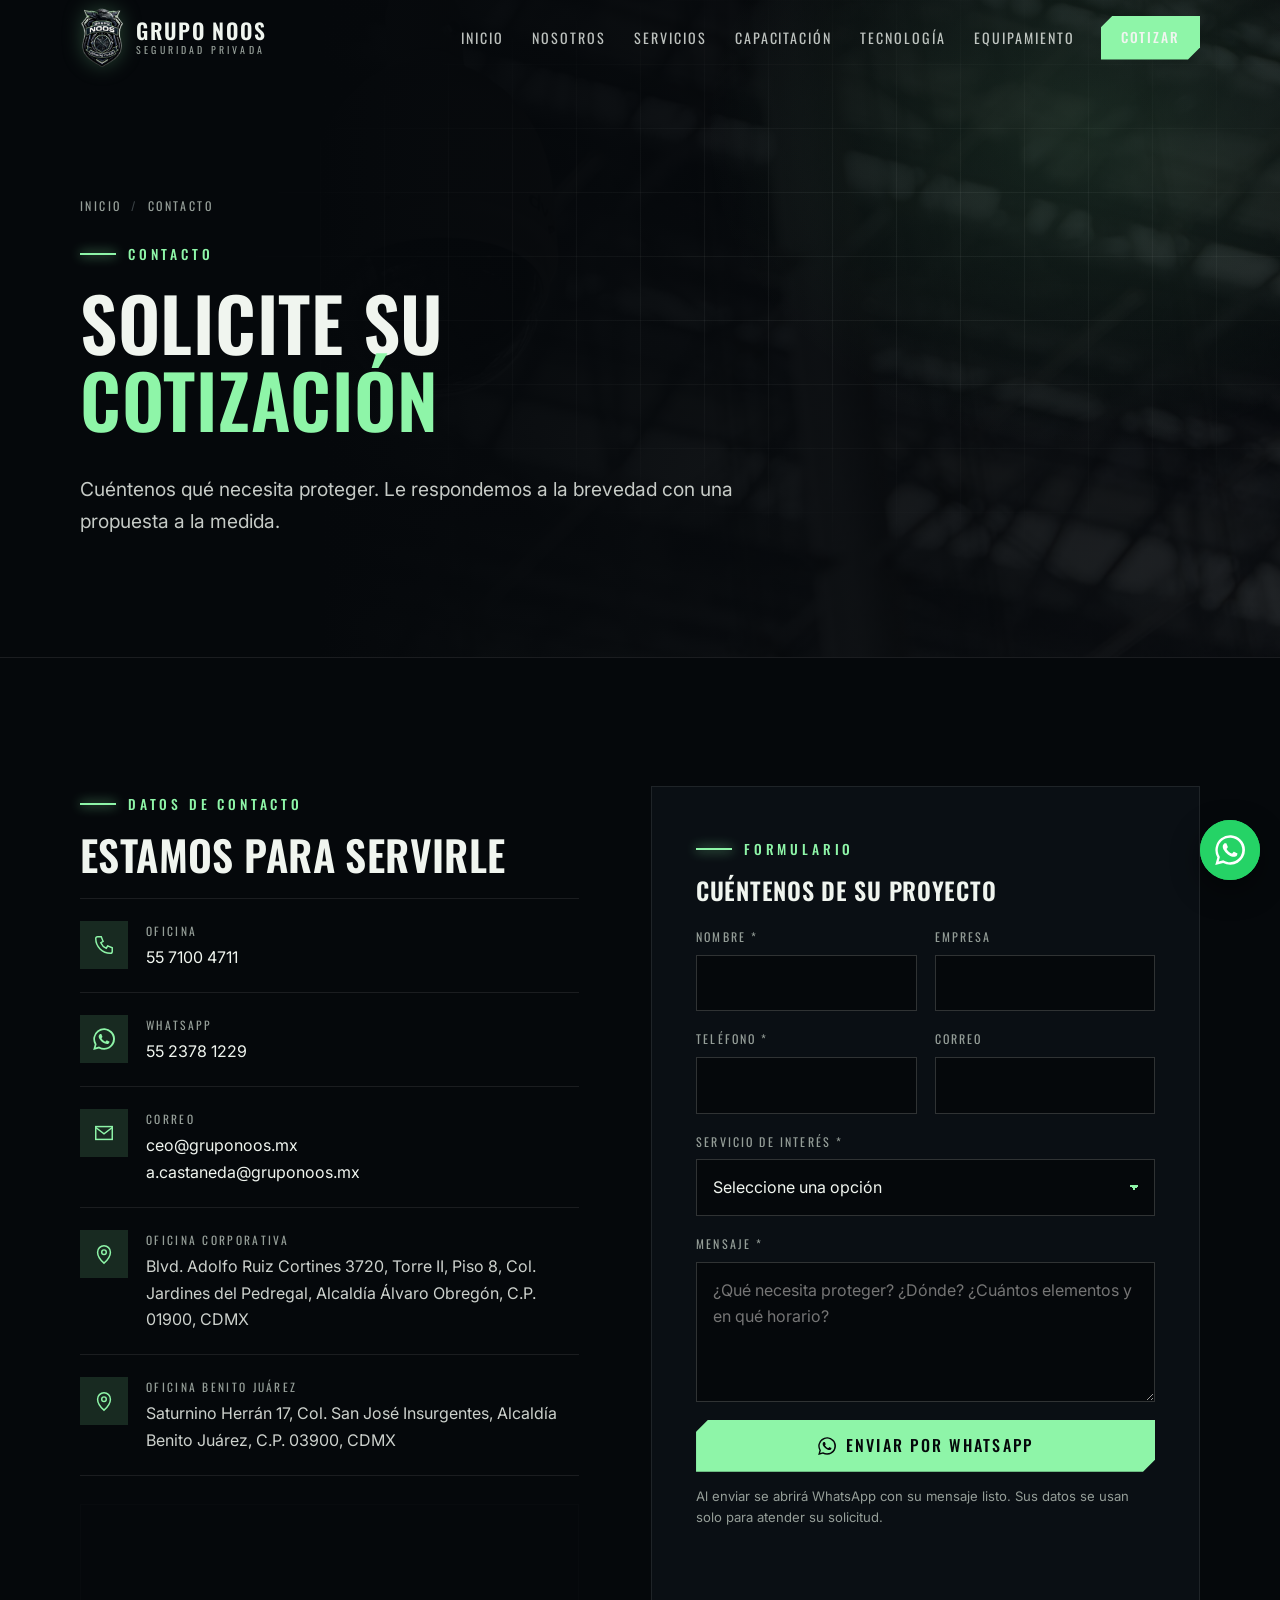
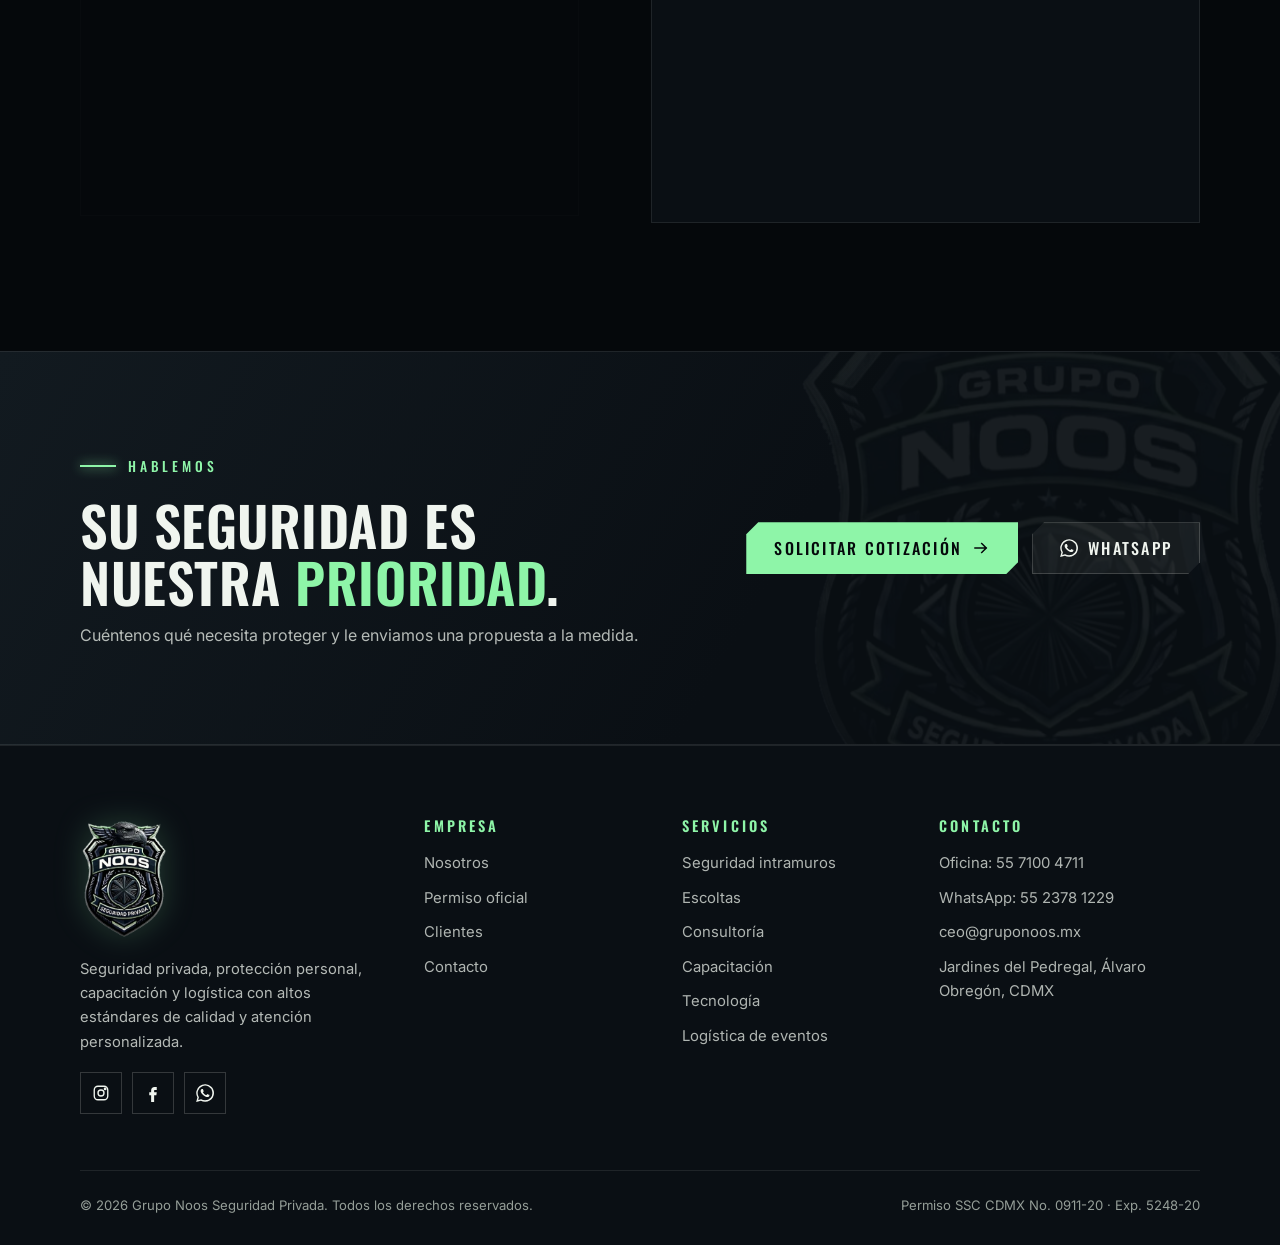
<file: contacto.html>
<!doctype html>
<html lang="es-MX" class="no-js">
<head>
<meta charset="utf-8">
<meta name="viewport" content="width=device-width, initial-scale=1">
<title>Contacto | Grupo Noos Seguridad Privada</title>
<meta name="description" content="Solicite una cotización de seguridad privada, escoltas o capacitación. Oficinas en Jardines del Pedregal, CDMX.">
<meta name="theme-color" content="#05080b">
<meta property="og:type" content="website">
<meta property="og:title" content="Contacto | Grupo Noos Seguridad Privada">
<meta property="og:description" content="Solicite una cotización de seguridad privada, escoltas o capacitación. Oficinas en Jardines del Pedregal, CDMX.">
<meta property="og:image" content="assets/img/logo-grupo-noos.png">
<meta property="og:locale" content="es_MX">
<link rel="icon" type="image/png" sizes="32x32" href="assets/img/icon-32.png">
<link rel="apple-touch-icon" href="assets/img/icon-192.png">
<link rel="preconnect" href="https://fonts.googleapis.com">
<link rel="preconnect" href="https://fonts.gstatic.com" crossorigin>
<link href="https://fonts.googleapis.com/css2?family=Inter:wght@400;500;600&family=Oswald:wght@400;500;600&display=swap" rel="stylesheet">
<link rel="stylesheet" href="assets/css/styles.css?v=5ec7c1bd3f">
</head>
<body>
<a class="sr-only" href="#main">Saltar al contenido</a>
<header class="site-header">
  <div class="wrap">
    <a class="brand" href="index.html" aria-label="Grupo Noos, inicio">
      <img src="assets/img/logo-grupo-noos.webp" alt="" width="44" height="60">
      <span class="brand-text"><strong>Grupo Noos</strong><span>Seguridad Privada</span></span>
    </a>
    <button class="nav-toggle" aria-label="Abrir menú" aria-expanded="false" aria-controls="nav"><span></span></button>
    <nav class="nav" id="nav" aria-label="Principal">
      <a href="index.html">Inicio</a>
      <a href="nosotros.html">Nosotros</a>
      <a href="servicios.html">Servicios</a>
      <a href="capacitacion.html">Capacitación</a>
      <a href="tecnologia.html">Tecnología</a>
      <a href="equipamiento.html">Equipamiento</a>
      <a class="btn btn-primary" href="contacto.html" aria-current="page">Cotizar</a>
    </nav>
  </div>
</header>
<main id="main">
<section class="page-hero">
  <div class="hero-bg"><img src="assets/img/tec-cctv.webp" alt="" fetchpriority="high"></div>
  <div class="grid-overlay"></div>
  <div class="wrap">
    <div class="crumbs"><a href="index.html">Inicio</a><span>/</span>Contacto</div>
    <span class="eyebrow">Contacto</span>
    <h1>Solicite su <span class="hl">cotización</span></h1>
    <p class="lead">Cuéntenos qué necesita proteger. Le respondemos a la brevedad con una propuesta a la medida.</p>
  </div>
</section>

<section class="section">
  <div class="wrap contact-grid">
    <div class="reveal">
      <span class="eyebrow">Datos de contacto</span>
      <h2 style="font-size:clamp(1.8rem,3.4vw,2.6rem)">Estamos para servirle</h2>
      <ul class="contact-list">
        <li><span class="ic"><svg viewBox="0 0 24 24" fill="none" stroke="currentColor" stroke-width="1.6"><path d="M5 3h4l2 5-2.5 1.5a11 11 0 0 0 6 6L16 13l5 2v4a2 2 0 0 1-2 2A16 16 0 0 1 3 5a2 2 0 0 1 2-2"/></svg></span><div><small>Oficina</small><a href="tel:+525571004711">55 7100 4711</a></div></li>
        <li><span class="ic"><svg viewBox="0 0 24 24" fill="currentColor"><path d="M17.5 14.4c-.3-.1-1.7-.8-2-.9-.3-.1-.5-.1-.7.1-.2.3-.8.9-.9 1.1-.2.2-.3.2-.6.1-.3-.1-1.2-.5-2.3-1.4-.9-.8-1.4-1.7-1.6-2-.2-.3 0-.5.1-.6l.4-.5c.2-.2.2-.3.3-.5.1-.2 0-.4 0-.5l-.9-2.2c-.2-.6-.5-.5-.7-.5h-.6c-.2 0-.5.1-.8.4-.3.3-1 1-1 2.4s1 2.8 1.2 3c.1.2 2 3.1 4.9 4.3.7.3 1.2.5 1.7.6.7.2 1.3.2 1.8.1.6-.1 1.7-.7 1.9-1.4.2-.7.2-1.2.2-1.4-.1-.1-.3-.2-.6-.3zM12 21.8c-1.8 0-3.5-.5-5-1.4l-.4-.2-3.7 1 1-3.6-.2-.4A9.8 9.8 0 1 1 12 21.8zm8.4-18.2A11.8 11.8 0 0 0 1.9 17.9L.2 24l6.3-1.7A11.8 11.8 0 0 0 24 12c0-3.2-1.2-6.1-3.6-8.4z"/></svg></span><div><small>WhatsApp</small><a href="https://wa.me/525523781229" target="_blank" rel="noopener">55 2378 1229</a></div></li>
        <li><span class="ic"><svg viewBox="0 0 24 24" fill="none" stroke="currentColor" stroke-width="1.6"><rect x="3" y="5" width="18" height="14"/><path d="m3 6 9 7 9-7"/></svg></span><div><small>Correo</small><a href="mailto:ceo@gruponoos.mx">ceo@gruponoos.mx</a><br><a href="mailto:a.castaneda@gruponoos.mx">a.castaneda@gruponoos.mx</a></div></li>
        <li><span class="ic"><svg viewBox="0 0 24 24" fill="none" stroke="currentColor" stroke-width="1.6"><path d="M12 22s7-6.2 7-12a7 7 0 1 0-14 0c0 5.8 7 12 7 12z"/><circle cx="12" cy="10" r="2.5"/></svg></span><div><small>Oficina corporativa</small><address>Blvd. Adolfo Ruiz Cortines 3720, Torre II, Piso 8, Col. Jardines del Pedregal, Alcaldía Álvaro Obregón, C.P. 01900, CDMX</address></div></li>
        <li><span class="ic"><svg viewBox="0 0 24 24" fill="none" stroke="currentColor" stroke-width="1.6"><path d="M12 22s7-6.2 7-12a7 7 0 1 0-14 0c0 5.8 7 12 7 12z"/><circle cx="12" cy="10" r="2.5"/></svg></span><div><small>Oficina Benito Juárez</small><address>Saturnino Herrán 17, Col. San José Insurgentes, Alcaldía Benito Juárez, C.P. 03900, CDMX</address></div></li>
      </ul>
      <iframe class="map" title="Ubicación de Grupo Noos" loading="lazy" referrerpolicy="no-referrer-when-downgrade"
        src="https://www.google.com/maps?q=Blvd.+Adolfo+Ruiz+Cortines+3720,+Jardines+del+Pedregal,+01900+CDMX&output=embed"></iframe>
    </div>
    <form class="form reveal" id="contact-form" data-delay="1" novalidate>
      <span class="eyebrow">Formulario</span>
      <h3 style="margin-bottom:24px">Cuéntenos de su proyecto</h3>
      <div class="form-row">
        <div class="field"><label for="f-nombre">Nombre *</label><input id="f-nombre" name="nombre" required autocomplete="name"></div>
        <div class="field"><label for="f-empresa">Empresa</label><input id="f-empresa" name="empresa" autocomplete="organization"></div>
      </div>
      <div class="form-row">
        <div class="field"><label for="f-tel">Teléfono *</label><input id="f-tel" name="telefono" type="tel" required autocomplete="tel"></div>
        <div class="field"><label for="f-correo">Correo</label><input id="f-correo" name="correo" type="email" autocomplete="email"></div>
      </div>
      <div class="field"><label for="f-servicio">Servicio de interés *</label>
        <select id="f-servicio" name="servicio" required>
          <option value="">Seleccione una opción</option>
          <option>Seguridad intramuros</option>
          <option>Escoltas y protección personal</option>
          <option>Consultoría y estudios de seguridad</option>
          <option>Capacitación</option>
          <option>Protección civil</option>
          <option>Tecnología y monitoreo</option>
          <option>Logística de eventos</option>
          <option>Otro</option>
        </select>
      </div>
      <div class="field"><label for="f-msg">Mensaje *</label><textarea id="f-msg" name="mensaje" required placeholder="¿Qué necesita proteger? ¿Dónde? ¿Cuántos elementos y en qué horario?"></textarea></div>
      <button class="btn btn-primary" type="submit" style="width:100%"><svg viewBox="0 0 24 24" fill="currentColor"><path d="M17.5 14.4c-.3-.1-1.7-.8-2-.9-.3-.1-.5-.1-.7.1-.2.3-.8.9-.9 1.1-.2.2-.3.2-.6.1-.3-.1-1.2-.5-2.3-1.4-.9-.8-1.4-1.7-1.6-2-.2-.3 0-.5.1-.6l.4-.5c.2-.2.2-.3.3-.5.1-.2 0-.4 0-.5l-.9-2.2c-.2-.6-.5-.5-.7-.5h-.6c-.2 0-.5.1-.8.4-.3.3-1 1-1 2.4s1 2.8 1.2 3c.1.2 2 3.1 4.9 4.3.7.3 1.2.5 1.7.6.7.2 1.3.2 1.8.1.6-.1 1.7-.7 1.9-1.4.2-.7.2-1.2.2-1.4-.1-.1-.3-.2-.6-.3zM12 21.8c-1.8 0-3.5-.5-5-1.4l-.4-.2-3.7 1 1-3.6-.2-.4A9.8 9.8 0 1 1 12 21.8zm8.4-18.2A11.8 11.8 0 0 0 1.9 17.9L.2 24l6.3-1.7A11.8 11.8 0 0 0 24 12c0-3.2-1.2-6.1-3.6-8.4z"/></svg> Enviar por WhatsApp</button>
      <p class="form-note">Al enviar se abrirá WhatsApp con su mensaje listo. Sus datos se usan solo para atender su solicitud.</p>
    </form>
  </div>
</section>
</main>

<section class="cta-band">
  <div class="wrap">
    <div class="reveal">
      <span class="eyebrow">Hablemos</span>
      <h2>Su seguridad es nuestra <span class="hl">prioridad</span>.</h2>
      <p>Cuéntenos qué necesita proteger y le enviamos una propuesta a la medida.</p>
    </div>
    <div class="btn-row reveal" data-delay="1">
      <a class="btn btn-primary" href="contacto.html">Solicitar cotización <svg viewBox="0 0 24 24" fill="none" stroke="currentColor" stroke-width="2" stroke-linecap="square"><path d="M4 12h15M13 6l6 6-6 6"/></svg></a>
      <a class="btn btn-ghost" href="https://wa.me/525523781229" target="_blank" rel="noopener"><svg viewBox="0 0 24 24" fill="currentColor"><path d="M17.5 14.4c-.3-.1-1.7-.8-2-.9-.3-.1-.5-.1-.7.1-.2.3-.8.9-.9 1.1-.2.2-.3.2-.6.1-.3-.1-1.2-.5-2.3-1.4-.9-.8-1.4-1.7-1.6-2-.2-.3 0-.5.1-.6l.4-.5c.2-.2.2-.3.3-.5.1-.2 0-.4 0-.5l-.9-2.2c-.2-.6-.5-.5-.7-.5h-.6c-.2 0-.5.1-.8.4-.3.3-1 1-1 2.4s1 2.8 1.2 3c.1.2 2 3.1 4.9 4.3.7.3 1.2.5 1.7.6.7.2 1.3.2 1.8.1.6-.1 1.7-.7 1.9-1.4.2-.7.2-1.2.2-1.4-.1-.1-.3-.2-.6-.3zM12 21.8c-1.8 0-3.5-.5-5-1.4l-.4-.2-3.7 1 1-3.6-.2-.4A9.8 9.8 0 1 1 12 21.8zm8.4-18.2A11.8 11.8 0 0 0 1.9 17.9L.2 24l6.3-1.7A11.8 11.8 0 0 0 24 12c0-3.2-1.2-6.1-3.6-8.4z"/></svg> WhatsApp</a>
    </div>
  </div>
</section>

<footer class="site-footer">
  <div class="wrap">
    <div class="footer-grid">
      <div class="footer-brand">
        <img src="assets/img/logo-grupo-noos.webp" alt="Grupo Noos Seguridad Privada" width="88" height="120" loading="lazy">
        <p>Seguridad privada, protección personal, capacitación y logística con altos estándares de calidad y atención personalizada.</p>
        <div class="socials">
          <a href="https://www.instagram.com/gruponoos/" target="_blank" rel="noopener" aria-label="Instagram"><svg viewBox="0 0 24 24" fill="none" stroke="currentColor" stroke-width="1.8"><rect x="3" y="3" width="18" height="18" rx="5"/><circle cx="12" cy="12" r="4"/><circle cx="17.5" cy="6.5" r="1" fill="currentColor"/></svg></a>
          <a href="https://www.facebook.com/gruponoos" target="_blank" rel="noopener" aria-label="Facebook"><svg viewBox="0 0 24 24" fill="currentColor"><path d="M14 8h3V4h-3c-2.8 0-4.5 1.8-4.5 4.6V11H7v4h2.5v9h4v-9h3l.5-4h-3.5V8.8c0-.5.3-.8.5-.8z"/></svg></a>
          <a href="https://wa.me/525523781229" target="_blank" rel="noopener" aria-label="WhatsApp"><svg viewBox="0 0 24 24" fill="currentColor"><path d="M17.5 14.4c-.3-.1-1.7-.8-2-.9-.3-.1-.5-.1-.7.1-.2.3-.8.9-.9 1.1-.2.2-.3.2-.6.1-.3-.1-1.2-.5-2.3-1.4-.9-.8-1.4-1.7-1.6-2-.2-.3 0-.5.1-.6l.4-.5c.2-.2.2-.3.3-.5.1-.2 0-.4 0-.5l-.9-2.2c-.2-.6-.5-.5-.7-.5h-.6c-.2 0-.5.1-.8.4-.3.3-1 1-1 2.4s1 2.8 1.2 3c.1.2 2 3.1 4.9 4.3.7.3 1.2.5 1.7.6.7.2 1.3.2 1.8.1.6-.1 1.7-.7 1.9-1.4.2-.7.2-1.2.2-1.4-.1-.1-.3-.2-.6-.3zM12 21.8c-1.8 0-3.5-.5-5-1.4l-.4-.2-3.7 1 1-3.6-.2-.4A9.8 9.8 0 1 1 12 21.8zm8.4-18.2A11.8 11.8 0 0 0 1.9 17.9L.2 24l6.3-1.7A11.8 11.8 0 0 0 24 12c0-3.2-1.2-6.1-3.6-8.4z"/></svg></a>
        </div>
      </div>
      <div>
        <h4>Empresa</h4>
        <ul>
          <li><a href="nosotros.html">Nosotros</a></li>
          <li><a href="nosotros.html#permiso">Permiso oficial</a></li>
          <li><a href="nosotros.html#clientes">Clientes</a></li>
          <li><a href="contacto.html">Contacto</a></li>
        </ul>
      </div>
      <div>
        <h4>Servicios</h4>
        <ul>
          <li><a href="servicios.html#intramuros">Seguridad intramuros</a></li>
          <li><a href="servicios.html#escoltas">Escoltas</a></li>
          <li><a href="servicios.html#consultoria">Consultoría</a></li>
          <li><a href="capacitacion.html">Capacitación</a></li>
          <li><a href="tecnologia.html">Tecnología</a></li>
          <li><a href="servicios.html#eventos">Logística de eventos</a></li>
        </ul>
      </div>
      <div>
        <h4>Contacto</h4>
        <ul>
          <li><a href="tel:+525571004711">Oficina: 55 7100 4711</a></li>
          <li><a href="https://wa.me/525523781229" target="_blank" rel="noopener">WhatsApp: 55 2378 1229</a></li>
          <li><a href="mailto:ceo@gruponoos.mx">ceo@gruponoos.mx</a></li>
          <li>Jardines del Pedregal, Álvaro Obregón, CDMX</li>
        </ul>
      </div>
    </div>
    <div class="footer-bottom">
      <span>© <span id="year">2026</span> Grupo Noos Seguridad Privada. Todos los derechos reservados.</span>
      <span>Permiso SSC CDMX No. 0911-20 · Exp. 5248-20</span>
    </div>
  </div>
</footer>

<a class="wa-float" href="https://wa.me/525523781229" target="_blank" rel="noopener" aria-label="Escríbenos por WhatsApp"><svg viewBox="0 0 24 24" fill="currentColor"><path d="M17.5 14.4c-.3-.1-1.7-.8-2-.9-.3-.1-.5-.1-.7.1-.2.3-.8.9-.9 1.1-.2.2-.3.2-.6.1-.3-.1-1.2-.5-2.3-1.4-.9-.8-1.4-1.7-1.6-2-.2-.3 0-.5.1-.6l.4-.5c.2-.2.2-.3.3-.5.1-.2 0-.4 0-.5l-.9-2.2c-.2-.6-.5-.5-.7-.5h-.6c-.2 0-.5.1-.8.4-.3.3-1 1-1 2.4s1 2.8 1.2 3c.1.2 2 3.1 4.9 4.3.7.3 1.2.5 1.7.6.7.2 1.3.2 1.8.1.6-.1 1.7-.7 1.9-1.4.2-.7.2-1.2.2-1.4-.1-.1-.3-.2-.6-.3zM12 21.8c-1.8 0-3.5-.5-5-1.4l-.4-.2-3.7 1 1-3.6-.2-.4A9.8 9.8 0 1 1 12 21.8zm8.4-18.2A11.8 11.8 0 0 0 1.9 17.9L.2 24l6.3-1.7A11.8 11.8 0 0 0 24 12c0-3.2-1.2-6.1-3.6-8.4z"/></svg></a>
<script src="assets/js/main.js?v=530a09f21b" defer></script>
</body>
</html>
</file>
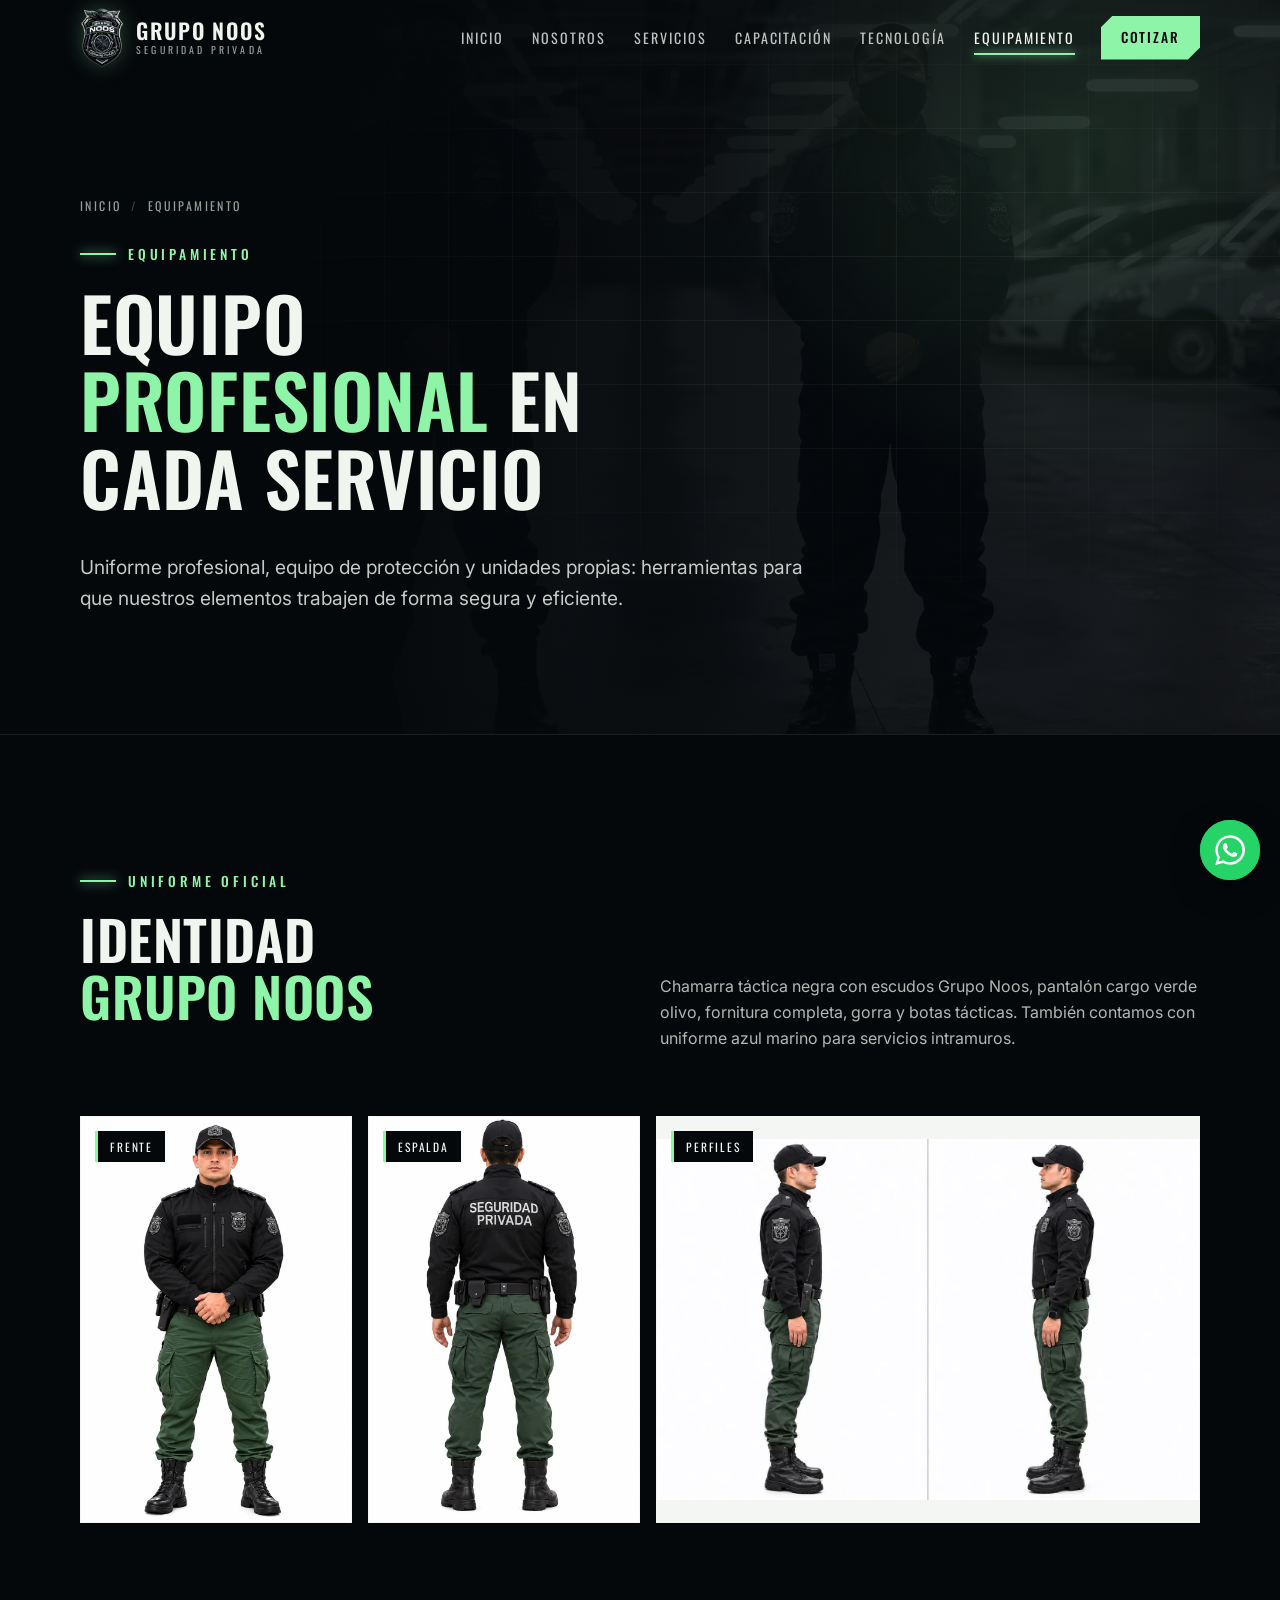
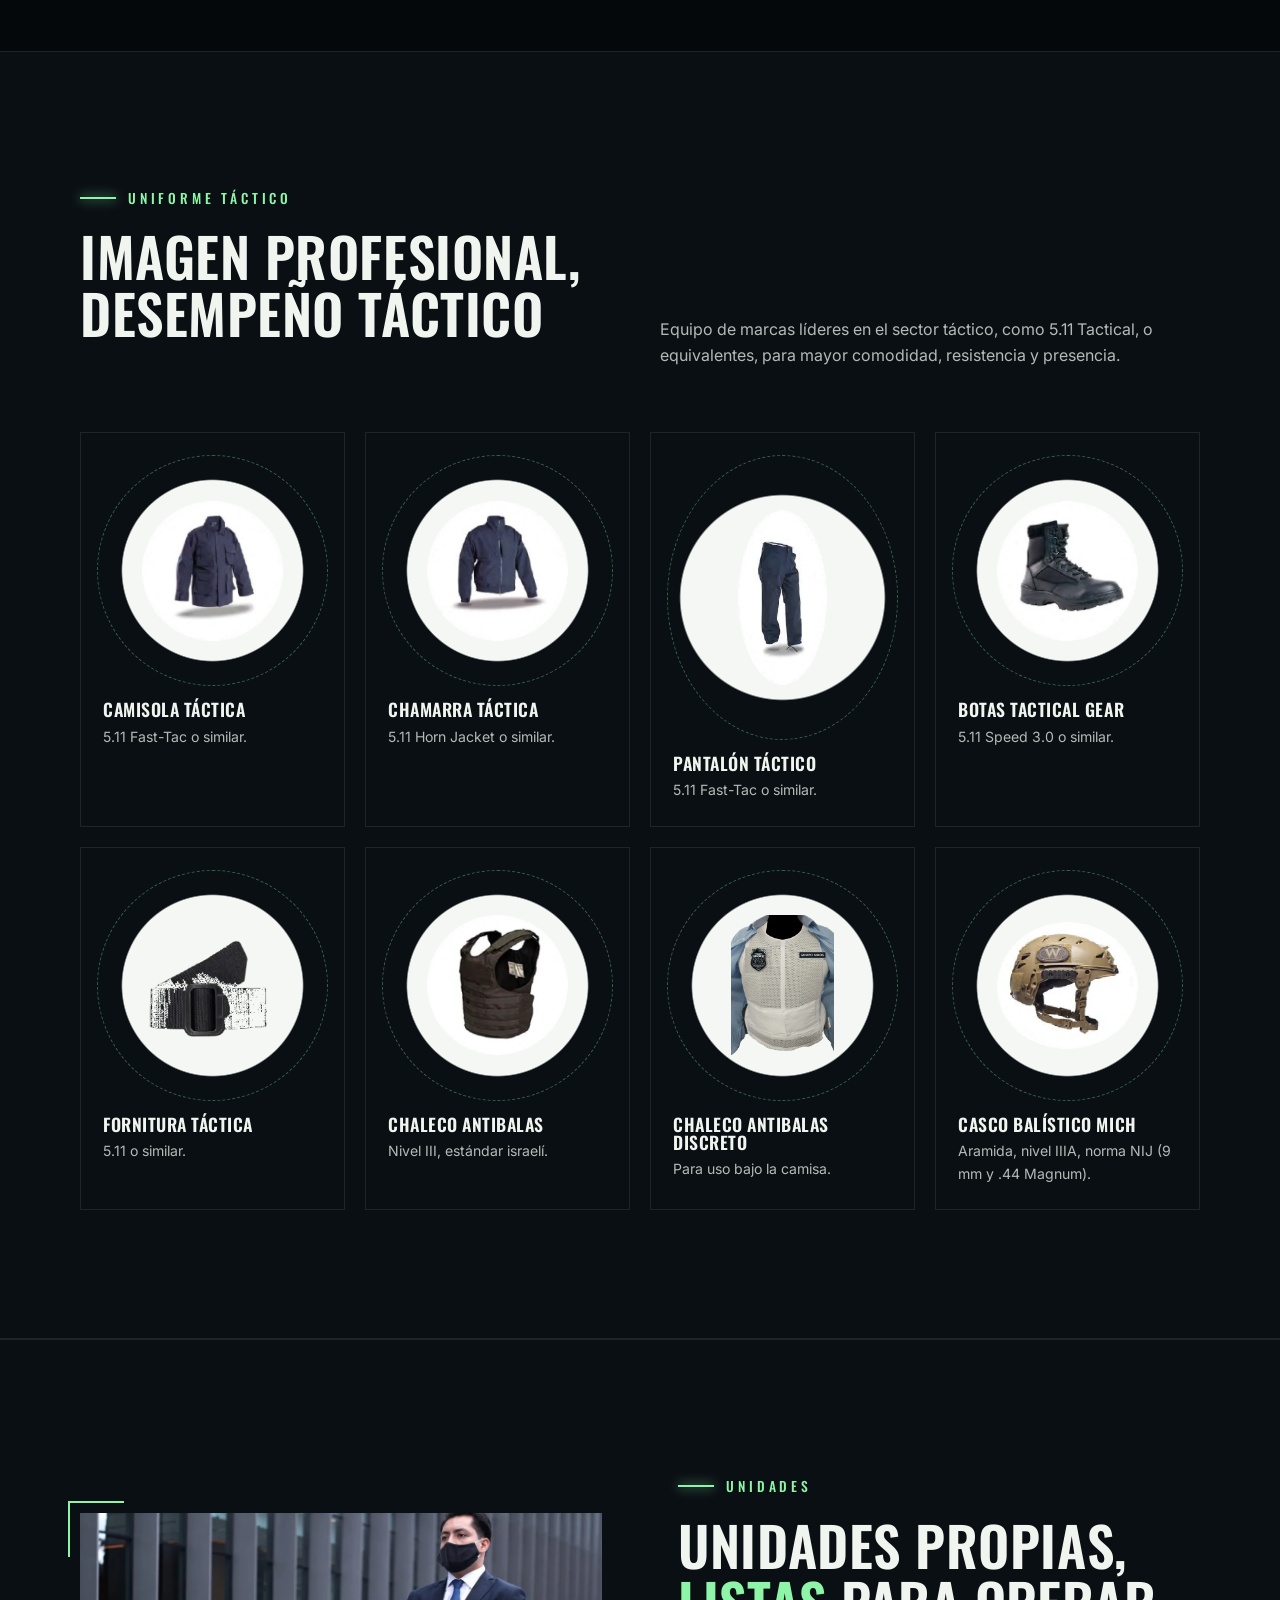
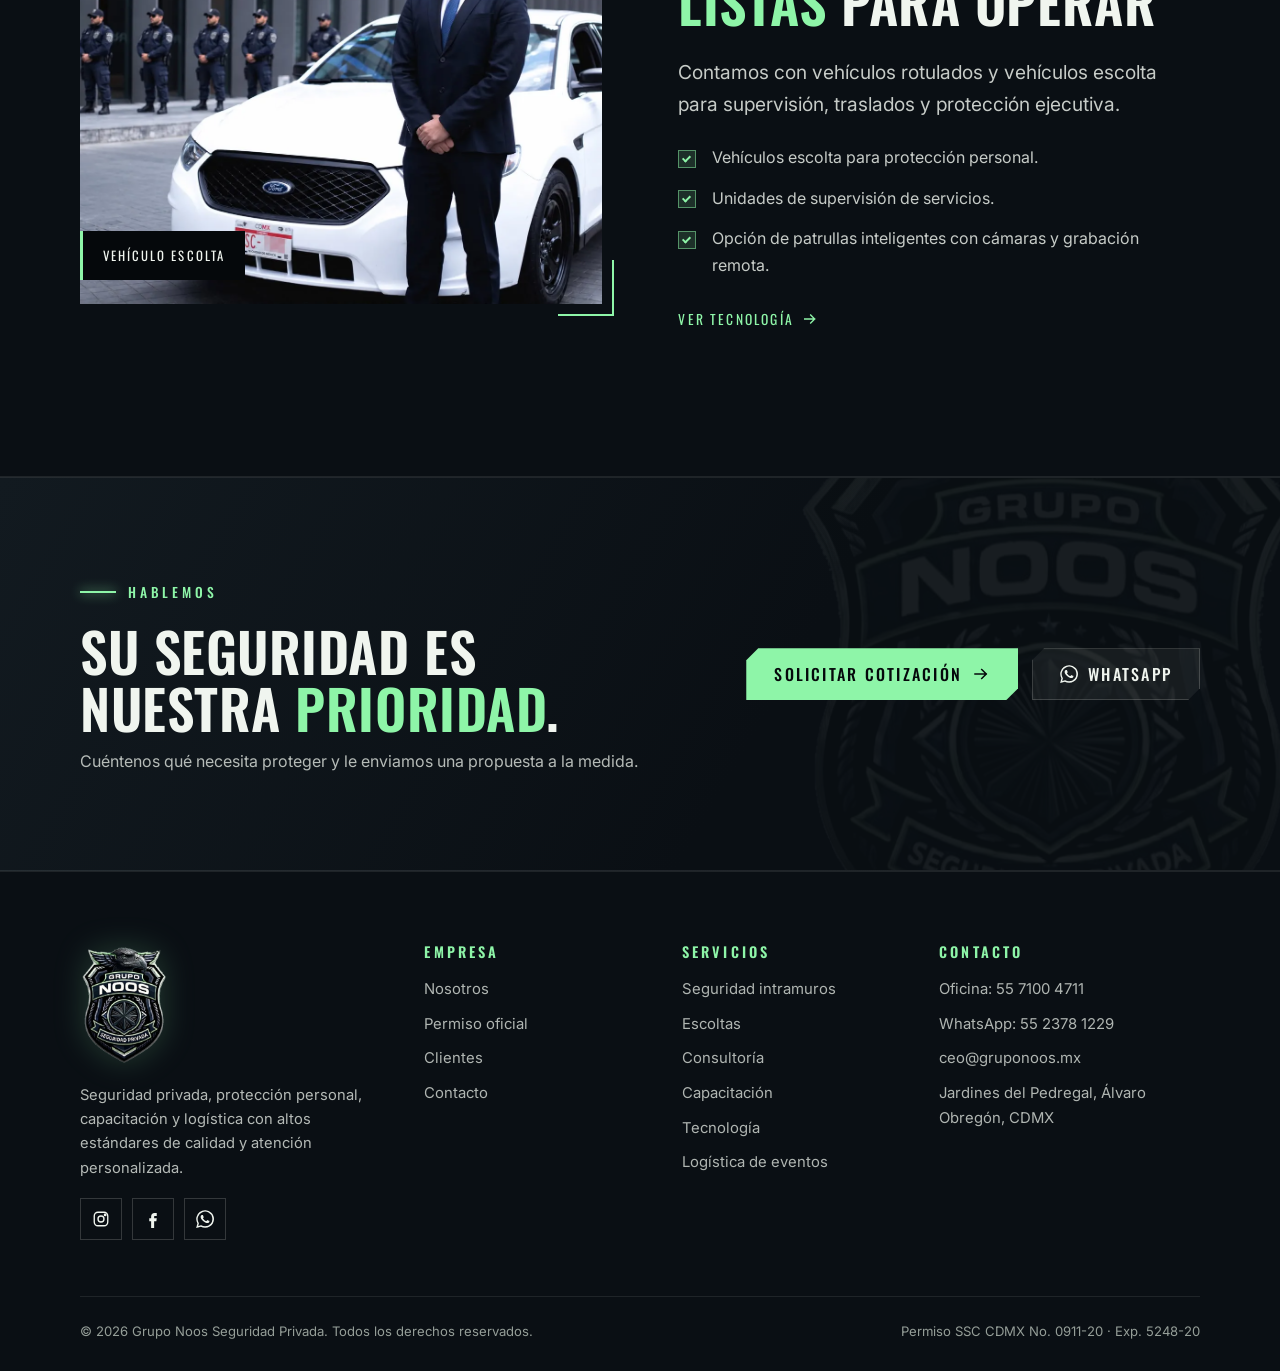
<file: equipamiento.html>
<!doctype html>
<html lang="es-MX" class="no-js">
<head>
<meta charset="utf-8">
<meta name="viewport" content="width=device-width, initial-scale=1">
<title>Equipamiento y Unidades | Grupo Noos</title>
<meta name="description" content="Uniformes tácticos, equipamiento 5.11, chalecos antibalas nivel III y IIIA, casco balístico y unidades de Grupo Noos.">
<meta name="theme-color" content="#05080b">
<meta property="og:type" content="website">
<meta property="og:title" content="Equipamiento y Unidades | Grupo Noos">
<meta property="og:description" content="Uniformes tácticos, equipamiento 5.11, chalecos antibalas nivel III y IIIA, casco balístico y unidades de Grupo Noos.">
<meta property="og:image" content="assets/img/logo-grupo-noos.png">
<meta property="og:locale" content="es_MX">
<link rel="icon" type="image/png" sizes="32x32" href="assets/img/icon-32.png">
<link rel="apple-touch-icon" href="assets/img/icon-192.png">
<link rel="preconnect" href="https://fonts.googleapis.com">
<link rel="preconnect" href="https://fonts.gstatic.com" crossorigin>
<link href="https://fonts.googleapis.com/css2?family=Inter:wght@400;500;600&family=Oswald:wght@400;500;600&display=swap" rel="stylesheet">
<link rel="stylesheet" href="assets/css/styles.css?v=5ec7c1bd3f">
</head>
<body>
<a class="sr-only" href="#main">Saltar al contenido</a>
<header class="site-header">
  <div class="wrap">
    <a class="brand" href="index.html" aria-label="Grupo Noos, inicio">
      <img src="assets/img/logo-grupo-noos.webp" alt="" width="44" height="60">
      <span class="brand-text"><strong>Grupo Noos</strong><span>Seguridad Privada</span></span>
    </a>
    <button class="nav-toggle" aria-label="Abrir menú" aria-expanded="false" aria-controls="nav"><span></span></button>
    <nav class="nav" id="nav" aria-label="Principal">
      <a href="index.html">Inicio</a>
      <a href="nosotros.html">Nosotros</a>
      <a href="servicios.html">Servicios</a>
      <a href="capacitacion.html">Capacitación</a>
      <a href="tecnologia.html">Tecnología</a>
      <a href="equipamiento.html" aria-current="page">Equipamiento</a>
      <a class="btn btn-primary" href="contacto.html">Cotizar</a>
    </nav>
  </div>
</header>
<main id="main">
<section class="page-hero">
  <div class="hero-bg"><img src="assets/img/guardias-estacionamiento.webp" alt="" fetchpriority="high"></div>
  <div class="grid-overlay"></div>
  <div class="wrap">
    <div class="crumbs"><a href="index.html">Inicio</a><span>/</span>Equipamiento</div>
    <span class="eyebrow">Equipamiento</span>
    <h1>Equipo <span class="hl">profesional</span> en cada servicio</h1>
    <p class="lead">Uniforme profesional, equipo de protección y unidades propias: herramientas para que nuestros elementos trabajen de forma segura y eficiente.</p>
  </div>
</section>


<section class="section">
  <div class="wrap">
    <div class="section-head">
      <div class="reveal"><span class="eyebrow">Uniforme oficial</span><h2>Identidad <span class="hl">Grupo Noos</span></h2></div>
      <p class="reveal" data-delay="1">Chamarra táctica negra con escudos Grupo Noos, pantalón cargo verde olivo, fornitura completa, gorra y botas tácticas. También contamos con uniforme azul marino para servicios intramuros.</p>
    </div>
    <div class="uniform">
      <figure class="reveal"><img src="assets/img/uniforme-frente.webp" alt="Uniforme Grupo Noos, vista frontal" loading="lazy"><figcaption>Frente</figcaption></figure>
      <figure class="reveal" data-delay="1"><img src="assets/img/uniforme-espalda.webp" alt="Uniforme Grupo Noos, vista posterior con leyenda Seguridad Privada" loading="lazy"><figcaption>Espalda</figcaption></figure>
      <figure class="u-wide reveal" data-delay="2"><img src="assets/img/uniforme-perfil.webp" alt="Uniforme Grupo Noos, vistas laterales" loading="lazy"><figcaption>Perfiles</figcaption></figure>
    </div>
  </div>
</section>
<section class="section section-alt">
  <div class="wrap">
    <div class="section-head">
      <div class="reveal"><span class="eyebrow">Uniforme táctico</span><h2>Imagen profesional, desempeño táctico</h2></div>
      <p class="reveal" data-delay="1">Equipo de marcas líderes en el sector táctico, como 5.11 Tactical, o equivalentes, para mayor comodidad, resistencia y presencia.</p>
    </div>
    <div class="gear-grid">
      <div class="gear reveal"><div class="gear-img"><img src="assets/img/eq-camisola.webp" alt="Camisola táctica" loading="lazy"></div><h3>Camisola táctica</h3><p>5.11 Fast-Tac o similar.</p></div>
      <div class="gear reveal"><div class="gear-img"><img src="assets/img/eq-chamarra.webp" alt="Chamarra táctica" loading="lazy"></div><h3>Chamarra táctica</h3><p>5.11 Horn Jacket o similar.</p></div>
      <div class="gear reveal"><div class="gear-img"><img src="assets/img/eq-pantalon.webp" alt="Pantalón táctico" loading="lazy"></div><h3>Pantalón táctico</h3><p>5.11 Fast-Tac o similar.</p></div>
      <div class="gear reveal"><div class="gear-img"><img src="assets/img/eq-botas.webp" alt="Botas Tactical Gear" loading="lazy"></div><h3>Botas Tactical Gear</h3><p>5.11 Speed 3.0 o similar.</p></div>
      <div class="gear reveal"><div class="gear-img"><img src="assets/img/eq-fornitura.webp" alt="Fornitura táctica" loading="lazy"></div><h3>Fornitura táctica</h3><p>5.11 o similar.</p></div>
      <div class="gear reveal"><div class="gear-img"><img src="assets/img/eq-chaleco-tactico.webp" alt="Chaleco antibalas" loading="lazy"></div><h3>Chaleco antibalas</h3><p>Nivel III, estándar israelí.</p></div>
      <div class="gear reveal"><div class="gear-img"><img src="assets/img/eq-chaleco-antibalas.webp" alt="Chaleco antibalas discreto" loading="lazy"></div><h3>Chaleco antibalas discreto</h3><p>Para uso bajo la camisa.</p></div>
      <div class="gear reveal"><div class="gear-img"><img src="assets/img/eq-casco.webp" alt="Casco balístico MICH" loading="lazy"></div><h3>Casco balístico MICH</h3><p>Aramida, nivel IIIA, norma NIJ (9 mm y .44 Magnum).</p></div>
    </div>
  </div>
</section>

<section class="section section-alt">
  <div class="wrap split">
    <div class="split-media frame reveal">
      <img src="assets/img/escolta-vehiculo.webp" alt="Vehículo escolta de Grupo Noos" loading="lazy">
      <span class="media-tag">Vehículo escolta</span>
    </div>
    <div class="reveal" data-delay="1">
      <span class="eyebrow">Unidades</span>
      <h2>Unidades propias, <span class="hl">listas</span> para operar</h2>
      <p class="lead">Contamos con vehículos rotulados y vehículos escolta para supervisión, traslados y protección ejecutiva.</p>
      <ul class="checklist">
        <li>Vehículos escolta para protección personal.</li>
        <li>Unidades de supervisión de servicios.</li>
        <li>Opción de patrullas inteligentes con cámaras y grabación remota.</li>
      </ul>
      <p style="margin-top:28px"><a class="link-arrow" href="tecnologia.html">Ver tecnología <svg viewBox="0 0 24 24" fill="none" stroke="currentColor" stroke-width="2" stroke-linecap="square"><path d="M4 12h15M13 6l6 6-6 6"/></svg></a></p>
    </div>
  </div>
</section>
</main>

<section class="cta-band">
  <div class="wrap">
    <div class="reveal">
      <span class="eyebrow">Hablemos</span>
      <h2>Su seguridad es nuestra <span class="hl">prioridad</span>.</h2>
      <p>Cuéntenos qué necesita proteger y le enviamos una propuesta a la medida.</p>
    </div>
    <div class="btn-row reveal" data-delay="1">
      <a class="btn btn-primary" href="contacto.html">Solicitar cotización <svg viewBox="0 0 24 24" fill="none" stroke="currentColor" stroke-width="2" stroke-linecap="square"><path d="M4 12h15M13 6l6 6-6 6"/></svg></a>
      <a class="btn btn-ghost" href="https://wa.me/525523781229" target="_blank" rel="noopener"><svg viewBox="0 0 24 24" fill="currentColor"><path d="M17.5 14.4c-.3-.1-1.7-.8-2-.9-.3-.1-.5-.1-.7.1-.2.3-.8.9-.9 1.1-.2.2-.3.2-.6.1-.3-.1-1.2-.5-2.3-1.4-.9-.8-1.4-1.7-1.6-2-.2-.3 0-.5.1-.6l.4-.5c.2-.2.2-.3.3-.5.1-.2 0-.4 0-.5l-.9-2.2c-.2-.6-.5-.5-.7-.5h-.6c-.2 0-.5.1-.8.4-.3.3-1 1-1 2.4s1 2.8 1.2 3c.1.2 2 3.1 4.9 4.3.7.3 1.2.5 1.7.6.7.2 1.3.2 1.8.1.6-.1 1.7-.7 1.9-1.4.2-.7.2-1.2.2-1.4-.1-.1-.3-.2-.6-.3zM12 21.8c-1.8 0-3.5-.5-5-1.4l-.4-.2-3.7 1 1-3.6-.2-.4A9.8 9.8 0 1 1 12 21.8zm8.4-18.2A11.8 11.8 0 0 0 1.9 17.9L.2 24l6.3-1.7A11.8 11.8 0 0 0 24 12c0-3.2-1.2-6.1-3.6-8.4z"/></svg> WhatsApp</a>
    </div>
  </div>
</section>

<footer class="site-footer">
  <div class="wrap">
    <div class="footer-grid">
      <div class="footer-brand">
        <img src="assets/img/logo-grupo-noos.webp" alt="Grupo Noos Seguridad Privada" width="88" height="120" loading="lazy">
        <p>Seguridad privada, protección personal, capacitación y logística con altos estándares de calidad y atención personalizada.</p>
        <div class="socials">
          <a href="https://www.instagram.com/gruponoos/" target="_blank" rel="noopener" aria-label="Instagram"><svg viewBox="0 0 24 24" fill="none" stroke="currentColor" stroke-width="1.8"><rect x="3" y="3" width="18" height="18" rx="5"/><circle cx="12" cy="12" r="4"/><circle cx="17.5" cy="6.5" r="1" fill="currentColor"/></svg></a>
          <a href="https://www.facebook.com/gruponoos" target="_blank" rel="noopener" aria-label="Facebook"><svg viewBox="0 0 24 24" fill="currentColor"><path d="M14 8h3V4h-3c-2.8 0-4.5 1.8-4.5 4.6V11H7v4h2.5v9h4v-9h3l.5-4h-3.5V8.8c0-.5.3-.8.5-.8z"/></svg></a>
          <a href="https://wa.me/525523781229" target="_blank" rel="noopener" aria-label="WhatsApp"><svg viewBox="0 0 24 24" fill="currentColor"><path d="M17.5 14.4c-.3-.1-1.7-.8-2-.9-.3-.1-.5-.1-.7.1-.2.3-.8.9-.9 1.1-.2.2-.3.2-.6.1-.3-.1-1.2-.5-2.3-1.4-.9-.8-1.4-1.7-1.6-2-.2-.3 0-.5.1-.6l.4-.5c.2-.2.2-.3.3-.5.1-.2 0-.4 0-.5l-.9-2.2c-.2-.6-.5-.5-.7-.5h-.6c-.2 0-.5.1-.8.4-.3.3-1 1-1 2.4s1 2.8 1.2 3c.1.2 2 3.1 4.9 4.3.7.3 1.2.5 1.7.6.7.2 1.3.2 1.8.1.6-.1 1.7-.7 1.9-1.4.2-.7.2-1.2.2-1.4-.1-.1-.3-.2-.6-.3zM12 21.8c-1.8 0-3.5-.5-5-1.4l-.4-.2-3.7 1 1-3.6-.2-.4A9.8 9.8 0 1 1 12 21.8zm8.4-18.2A11.8 11.8 0 0 0 1.9 17.9L.2 24l6.3-1.7A11.8 11.8 0 0 0 24 12c0-3.2-1.2-6.1-3.6-8.4z"/></svg></a>
        </div>
      </div>
      <div>
        <h4>Empresa</h4>
        <ul>
          <li><a href="nosotros.html">Nosotros</a></li>
          <li><a href="nosotros.html#permiso">Permiso oficial</a></li>
          <li><a href="nosotros.html#clientes">Clientes</a></li>
          <li><a href="contacto.html">Contacto</a></li>
        </ul>
      </div>
      <div>
        <h4>Servicios</h4>
        <ul>
          <li><a href="servicios.html#intramuros">Seguridad intramuros</a></li>
          <li><a href="servicios.html#escoltas">Escoltas</a></li>
          <li><a href="servicios.html#consultoria">Consultoría</a></li>
          <li><a href="capacitacion.html">Capacitación</a></li>
          <li><a href="tecnologia.html">Tecnología</a></li>
          <li><a href="servicios.html#eventos">Logística de eventos</a></li>
        </ul>
      </div>
      <div>
        <h4>Contacto</h4>
        <ul>
          <li><a href="tel:+525571004711">Oficina: 55 7100 4711</a></li>
          <li><a href="https://wa.me/525523781229" target="_blank" rel="noopener">WhatsApp: 55 2378 1229</a></li>
          <li><a href="mailto:ceo@gruponoos.mx">ceo@gruponoos.mx</a></li>
          <li>Jardines del Pedregal, Álvaro Obregón, CDMX</li>
        </ul>
      </div>
    </div>
    <div class="footer-bottom">
      <span>© <span id="year">2026</span> Grupo Noos Seguridad Privada. Todos los derechos reservados.</span>
      <span>Permiso SSC CDMX No. 0911-20 · Exp. 5248-20</span>
    </div>
  </div>
</footer>

<a class="wa-float" href="https://wa.me/525523781229" target="_blank" rel="noopener" aria-label="Escríbenos por WhatsApp"><svg viewBox="0 0 24 24" fill="currentColor"><path d="M17.5 14.4c-.3-.1-1.7-.8-2-.9-.3-.1-.5-.1-.7.1-.2.3-.8.9-.9 1.1-.2.2-.3.2-.6.1-.3-.1-1.2-.5-2.3-1.4-.9-.8-1.4-1.7-1.6-2-.2-.3 0-.5.1-.6l.4-.5c.2-.2.2-.3.3-.5.1-.2 0-.4 0-.5l-.9-2.2c-.2-.6-.5-.5-.7-.5h-.6c-.2 0-.5.1-.8.4-.3.3-1 1-1 2.4s1 2.8 1.2 3c.1.2 2 3.1 4.9 4.3.7.3 1.2.5 1.7.6.7.2 1.3.2 1.8.1.6-.1 1.7-.7 1.9-1.4.2-.7.2-1.2.2-1.4-.1-.1-.3-.2-.6-.3zM12 21.8c-1.8 0-3.5-.5-5-1.4l-.4-.2-3.7 1 1-3.6-.2-.4A9.8 9.8 0 1 1 12 21.8zm8.4-18.2A11.8 11.8 0 0 0 1.9 17.9L.2 24l6.3-1.7A11.8 11.8 0 0 0 24 12c0-3.2-1.2-6.1-3.6-8.4z"/></svg></a>
<script src="assets/js/main.js?v=530a09f21b" defer></script>
</body>
</html>
</file>
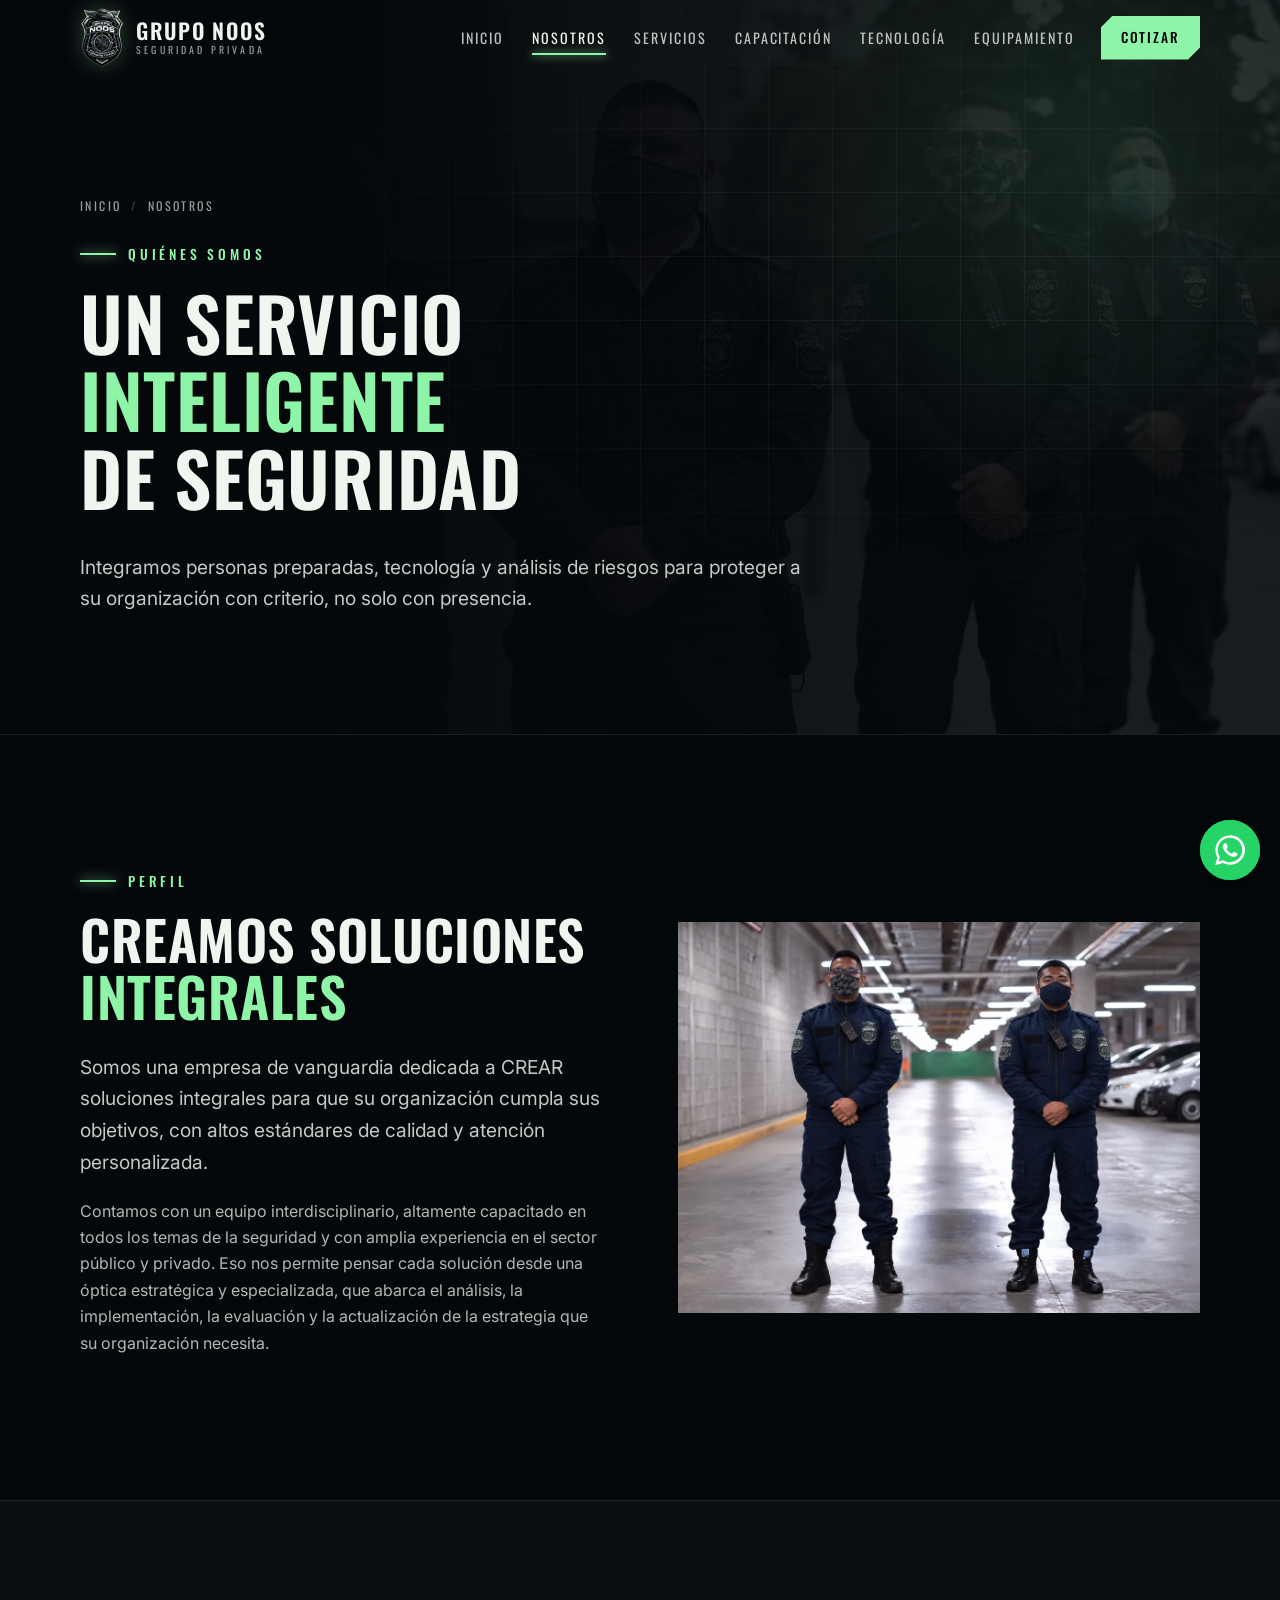
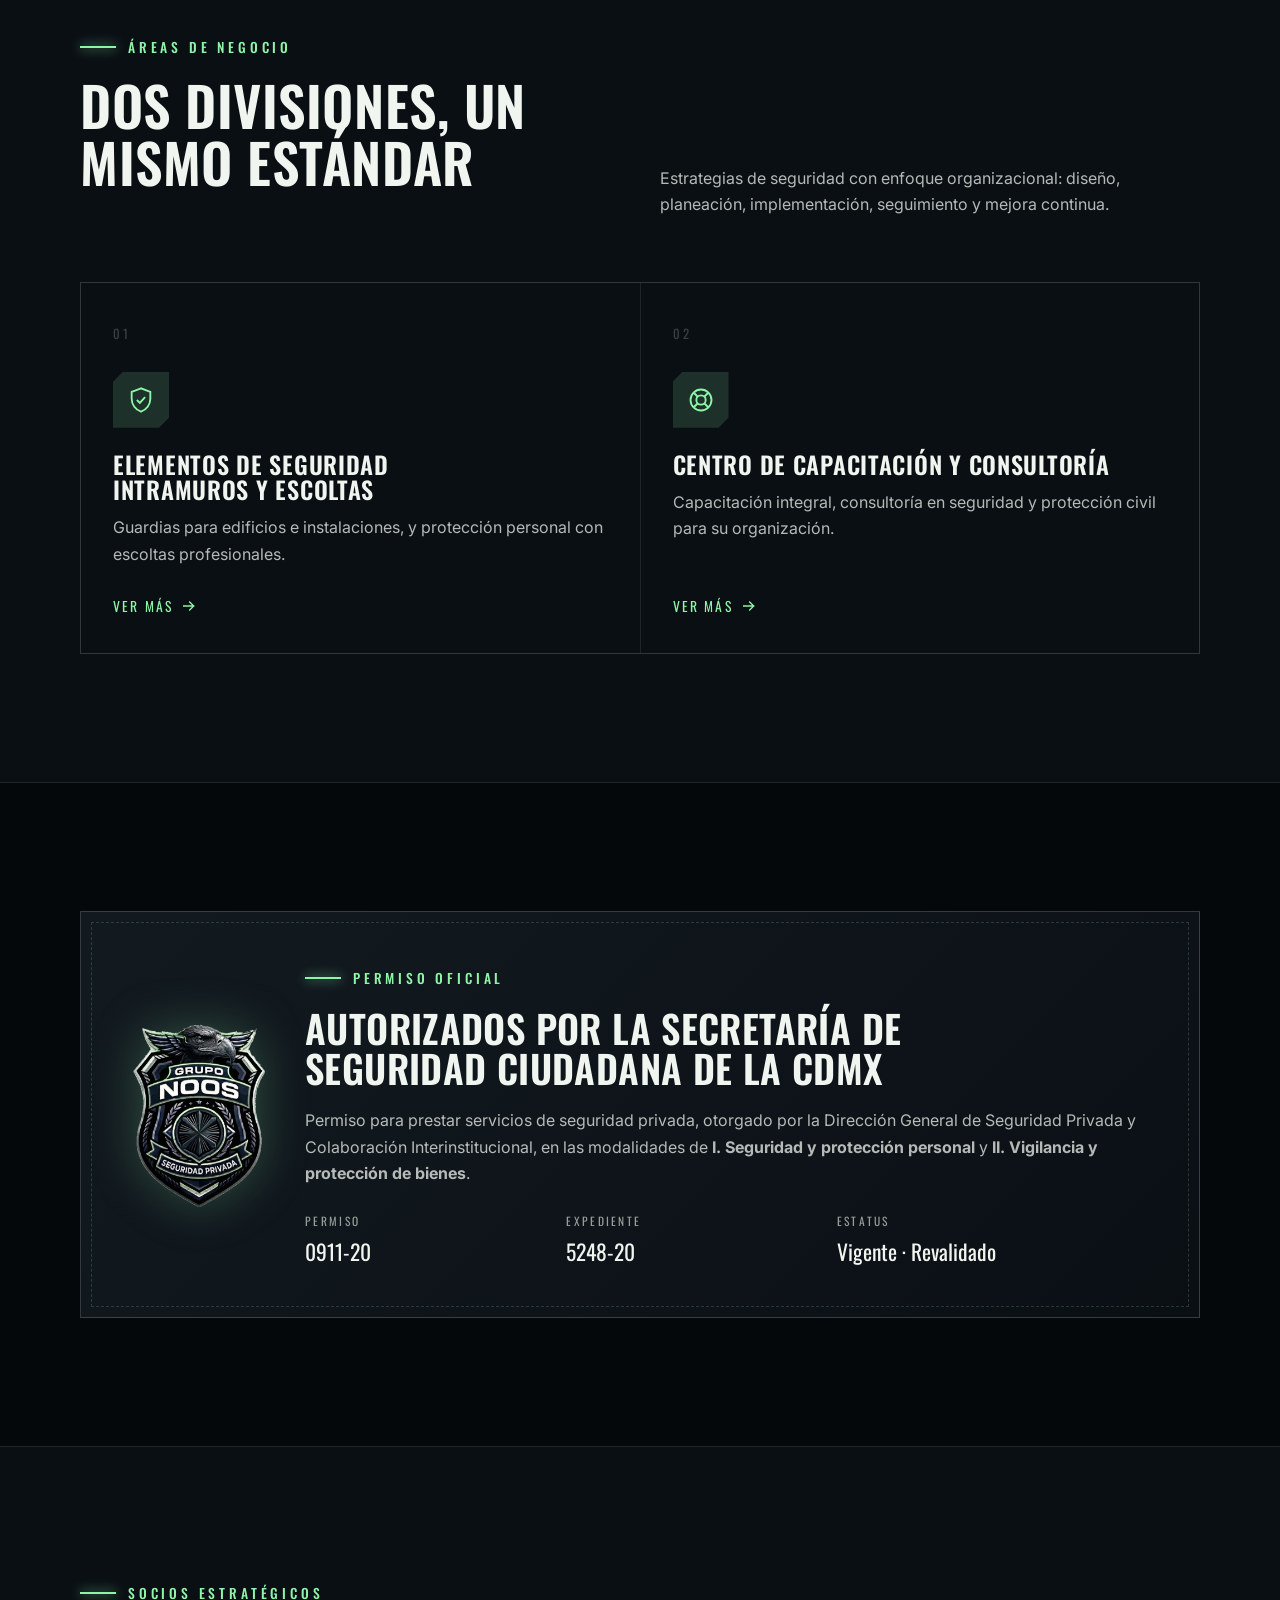
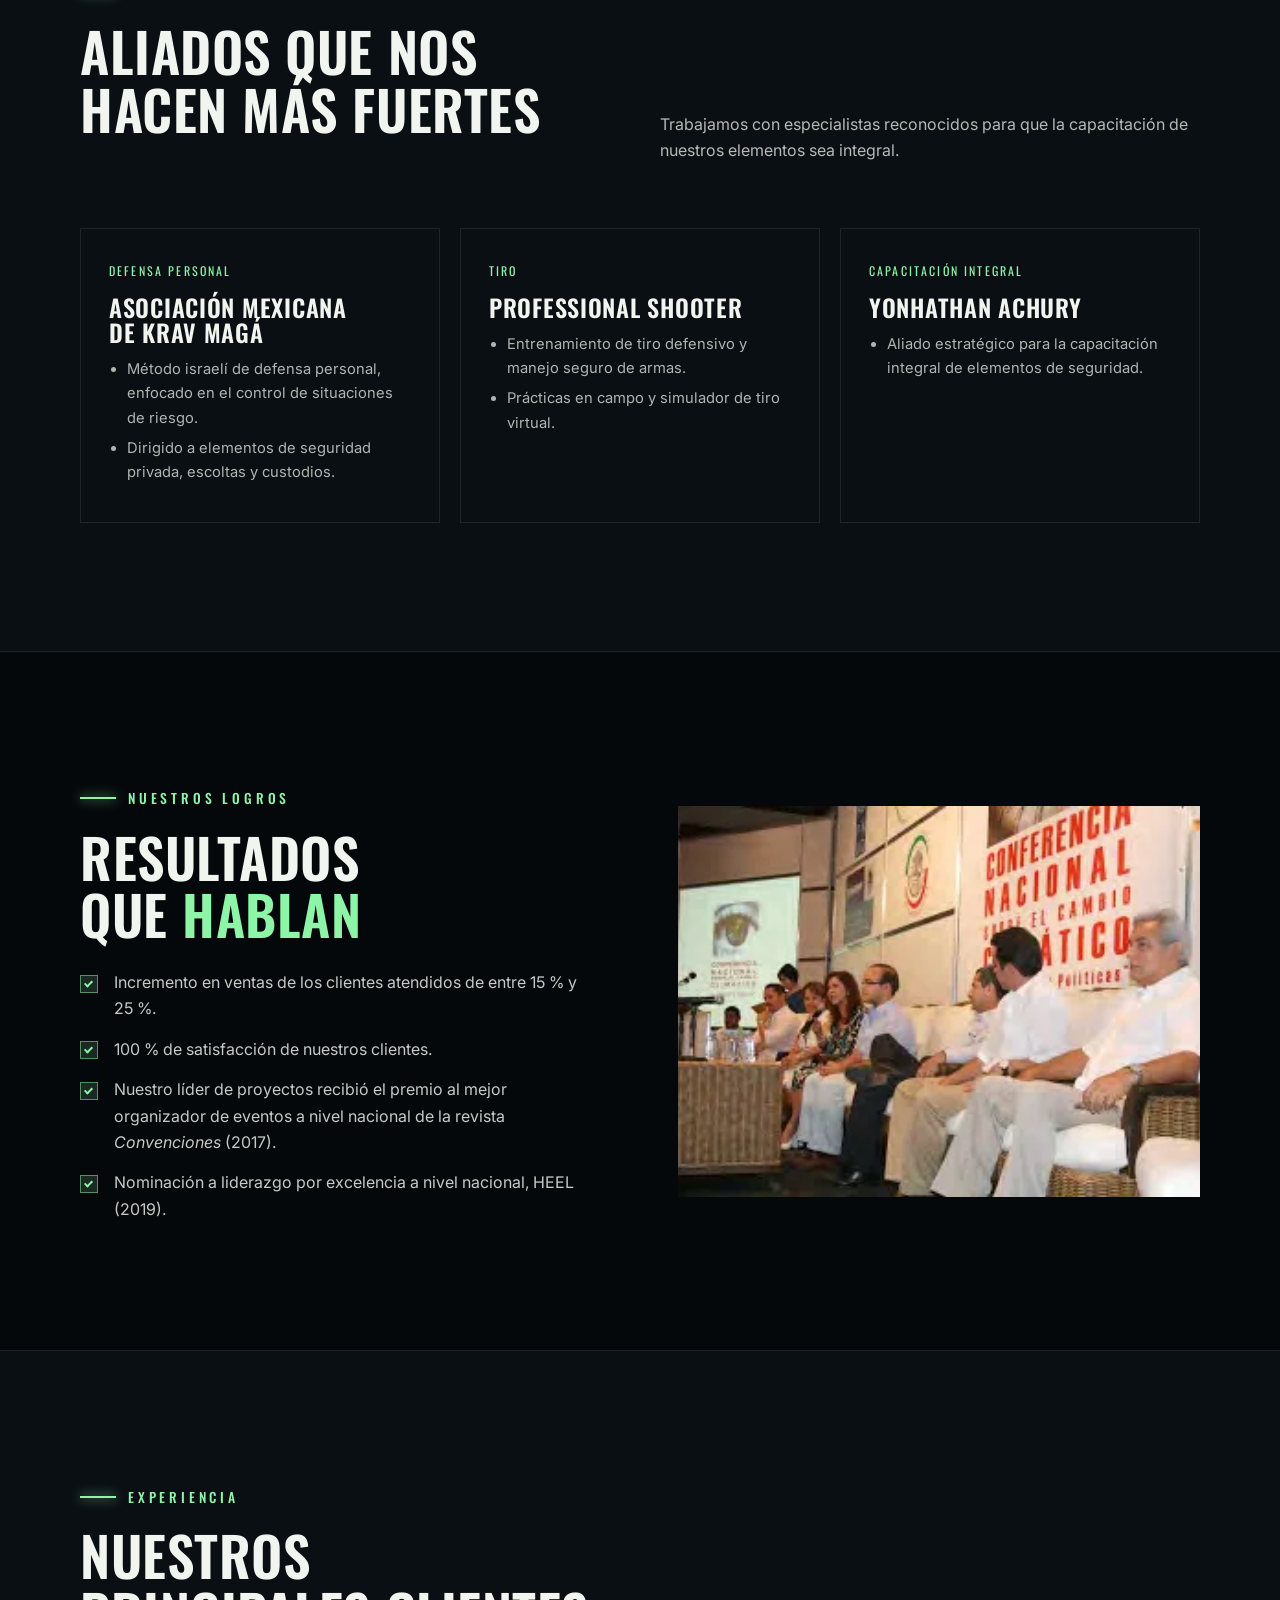
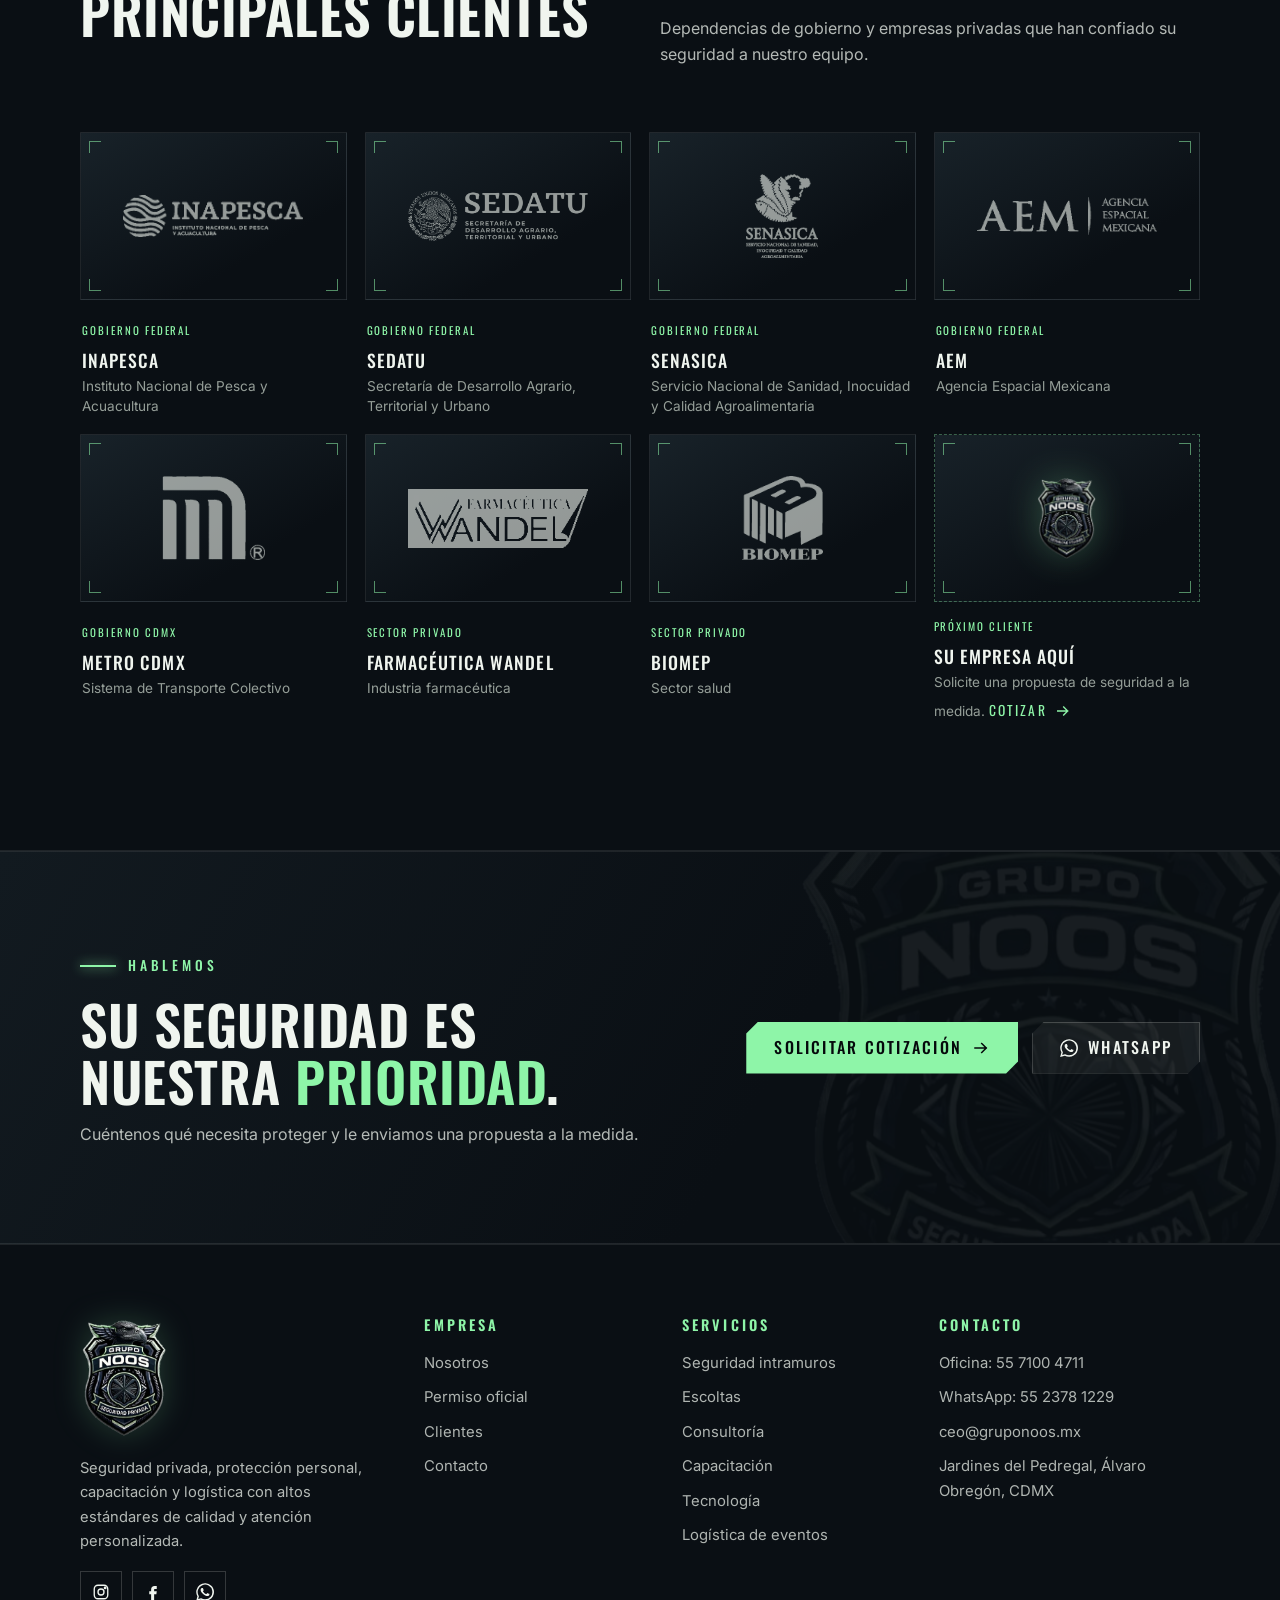
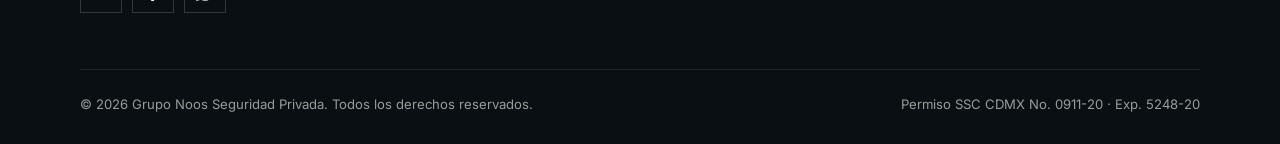
<file: nosotros.html>
<!doctype html>
<html lang="es-MX" class="no-js">
<head>
<meta charset="utf-8">
<meta name="viewport" content="width=device-width, initial-scale=1">
<title>Nosotros | Grupo Noos Seguridad Privada</title>
<meta name="description" content="Conozca a Grupo Noos: servicio inteligente de seguridad privada con permiso oficial, equipo interdisciplinario, tecnología y socios estratégicos en capacitación.">
<meta name="theme-color" content="#05080b">
<meta property="og:type" content="website">
<meta property="og:title" content="Nosotros | Grupo Noos Seguridad Privada">
<meta property="og:description" content="Conozca a Grupo Noos: servicio inteligente de seguridad privada con permiso oficial, equipo interdisciplinario, tecnología y socios estratégicos en capacitación.">
<meta property="og:image" content="assets/img/logo-grupo-noos.png">
<meta property="og:locale" content="es_MX">
<link rel="icon" type="image/png" sizes="32x32" href="assets/img/icon-32.png">
<link rel="apple-touch-icon" href="assets/img/icon-192.png">
<link rel="preconnect" href="https://fonts.googleapis.com">
<link rel="preconnect" href="https://fonts.gstatic.com" crossorigin>
<link href="https://fonts.googleapis.com/css2?family=Inter:wght@400;500;600&family=Oswald:wght@400;500;600&display=swap" rel="stylesheet">
<link rel="stylesheet" href="assets/css/styles.css?v=5ec7c1bd3f">
</head>
<body>
<a class="sr-only" href="#main">Saltar al contenido</a>
<header class="site-header">
  <div class="wrap">
    <a class="brand" href="index.html" aria-label="Grupo Noos, inicio">
      <img src="assets/img/logo-grupo-noos.webp" alt="" width="44" height="60">
      <span class="brand-text"><strong>Grupo Noos</strong><span>Seguridad Privada</span></span>
    </a>
    <button class="nav-toggle" aria-label="Abrir menú" aria-expanded="false" aria-controls="nav"><span></span></button>
    <nav class="nav" id="nav" aria-label="Principal">
      <a href="index.html">Inicio</a>
      <a href="nosotros.html" aria-current="page">Nosotros</a>
      <a href="servicios.html">Servicios</a>
      <a href="capacitacion.html">Capacitación</a>
      <a href="tecnologia.html">Tecnología</a>
      <a href="equipamiento.html">Equipamiento</a>
      <a class="btn btn-primary" href="contacto.html">Cotizar</a>
    </nav>
  </div>
</header>
<main id="main">
<section class="page-hero">
  <div class="hero-bg"><img src="assets/img/equipo-noos.webp" alt="" fetchpriority="high"></div>
  <div class="grid-overlay"></div>
  <div class="wrap">
    <div class="crumbs"><a href="index.html">Inicio</a><span>/</span>Nosotros</div>
    <span class="eyebrow">Quiénes somos</span>
    <h1>Un servicio <span class="hl">inteligente</span> de seguridad</h1>
    <p class="lead">Integramos personas preparadas, tecnología y análisis de riesgos para proteger a su organización con criterio, no solo con presencia.</p>
  </div>
</section>

<section class="section">
  <div class="wrap split">
    <div class="reveal">
      <span class="eyebrow">Perfil</span>
      <h2>Creamos soluciones <span class="hl">integrales</span></h2>
      <p class="lead">Somos una empresa de vanguardia dedicada a CREAR soluciones integrales para que su organización cumpla sus objetivos, con altos estándares de calidad y atención personalizada.</p>
      <p>Contamos con un equipo interdisciplinario, altamente capacitado en todos los temas de la seguridad y con amplia experiencia en el sector público y privado. Eso nos permite pensar cada solución desde una óptica estratégica y especializada, que abarca el análisis, la implementación, la evaluación y la actualización de la estrategia que su organización necesita.</p>
    </div>
    <div class="split-media reveal" data-delay="1">
      <img class="frame" src="assets/img/guardias-estacionamiento.webp" alt="Elementos de Grupo Noos con uniforme oficial en estacionamiento" loading="lazy" width="1280" height="853">
    </div>
  </div>
</section>

<section class="section section-alt">
  <div class="wrap">
    <div class="section-head">
      <div class="reveal"><span class="eyebrow">Áreas de negocio</span><h2>Dos divisiones, un mismo estándar</h2></div>
      <p class="reveal" data-delay="1">Estrategias de seguridad con enfoque organizacional: diseño, planeación, implementación, seguimiento y mejora continua.</p>
    </div>
    <div class="cards" style="grid-template-columns:repeat(auto-fit,minmax(min(100%,340px),1fr))">
      <a class="card reveal" href="servicios.html">
        <span class="card-num">01</span>
        <span class="card-icon"><svg viewBox="0 0 24 24" fill="none" stroke="currentColor" stroke-width="1.6"><path d="M12 2 4 5v6c0 5 3.4 9.4 8 11 4.6-1.6 8-6 8-11V5z"/><path d="m8.5 12 2.5 2.5 4.5-5"/></svg></span>
        <h3>Elementos de seguridad intramuros y escoltas</h3>
        <p>Guardias para edificios e instalaciones, y protección personal con escoltas profesionales.</p>
        <span class="link-arrow">Ver más <svg viewBox="0 0 24 24" fill="none" stroke="currentColor" stroke-width="2" stroke-linecap="square"><path d="M4 12h15M13 6l6 6-6 6"/></svg></span>
      </a>
      <a class="card reveal" href="capacitacion.html">
        <span class="card-num">02</span>
        <span class="card-icon"><svg viewBox="0 0 24 24" fill="none" stroke="currentColor" stroke-width="1.6"><circle cx="12" cy="12" r="9"/><circle cx="12" cy="12" r="4"/><path d="m5.6 5.6 3.6 3.6M14.8 14.8l3.6 3.6M18.4 5.6l-3.6 3.6M9.2 14.8l-3.6 3.6"/></svg></span>
        <h3>Centro de capacitación y consultoría</h3>
        <p>Capacitación integral, consultoría en seguridad y protección civil para su organización.</p>
        <span class="link-arrow">Ver más <svg viewBox="0 0 24 24" fill="none" stroke="currentColor" stroke-width="2" stroke-linecap="square"><path d="M4 12h15M13 6l6 6-6 6"/></svg></span>
      </a>
    </div>
  </div>
</section>

<section class="section" id="permiso">
  <div class="wrap">
    <div class="credential reveal">
      <img src="assets/img/logo-grupo-noos.webp" alt="" loading="lazy">
      <div>
        <span class="eyebrow">Permiso oficial</span>
        <h2 style="font-size:clamp(1.6rem,3.4vw,2.4rem)">Autorizados por la Secretaría de Seguridad Ciudadana de la CDMX</h2>
        <p>Permiso para prestar servicios de seguridad privada, otorgado por la Dirección General de Seguridad Privada y Colaboración Interinstitucional, en las modalidades de <strong>I. Seguridad y protección personal</strong> y <strong>II. Vigilancia y protección de bienes</strong>.</p>
        <dl>
          <div><dt>Permiso</dt><dd>0911-20</dd></div>
          <div><dt>Expediente</dt><dd>5248-20</dd></div>
          <div><dt>Estatus</dt><dd class="hl">Vigente · Revalidado</dd></div>
        </dl>
      </div>
    </div>
  </div>
</section>

<section class="section section-alt">
  <div class="wrap">
    <div class="section-head">
      <div class="reveal"><span class="eyebrow">Socios estratégicos</span><h2>Aliados que nos hacen más fuertes</h2></div>
      <p class="reveal" data-delay="1">Trabajamos con especialistas reconocidos para que la capacitación de nuestros elementos sea integral.</p>
    </div>
    <div class="people">
      <div class="person reveal"><span class="role">Defensa personal</span><h3>Asociación Mexicana de Krav Magá</h3><ul><li>Método israelí de defensa personal, enfocado en el control de situaciones de riesgo.</li><li>Dirigido a elementos de seguridad privada, escoltas y custodios.</li></ul></div>
      <div class="person reveal" data-delay="1"><span class="role">Tiro</span><h3>Professional Shooter</h3><ul><li>Entrenamiento de tiro defensivo y manejo seguro de armas.</li><li>Prácticas en campo y simulador de tiro virtual.</li></ul></div>
      <div class="person reveal" data-delay="2"><span class="role">Capacitación integral</span><h3>Yonhathan Achury</h3><ul><li>Aliado estratégico para la capacitación integral de elementos de seguridad.</li></ul></div>
    </div>
  </div>
</section>

<section class="section">
  <div class="wrap split reverse">
    <div class="split-media reveal">
      <img class="frame" src="assets/img/eventos.webp" alt="Evento organizado por el equipo de Grupo Noos" loading="lazy" style="aspect-ratio:4/3;object-fit:cover">
    </div>
    <div class="reveal" data-delay="1">
      <span class="eyebrow">Nuestros logros</span>
      <h2>Resultados que <span class="hl">hablan</span></h2>
      <ul class="checklist">
        <li>Incremento en ventas de los clientes atendidos de entre 15&nbsp;% y 25&nbsp;%.</li>
        <li>100&nbsp;% de satisfacción de nuestros clientes.</li>
        <li>Nuestro líder de proyectos recibió el premio al mejor organizador de eventos a nivel nacional de la revista <em>Convenciones</em> (2017).</li>
        <li>Nominación a liderazgo por excelencia a nivel nacional, HEEL (2019).</li>
      </ul>
    </div>
  </div>
</section>

<section class="section section-alt" id="clientes">
  <div class="wrap">
    <div class="section-head">
      <div class="reveal"><span class="eyebrow">Experiencia</span><h2>Nuestros principales clientes</h2></div>
      <p class="reveal" data-delay="1">Dependencias de gobierno y empresas privadas que han confiado su seguridad a nuestro equipo.</p>
    </div>
    <div class="client-cards">
      <figure class="client-card reveal" data-delay="0">
        <div class="logo-tile"><img class="mono" src="assets/img/clientes/inapesca-mono.webp" alt="INAPESCA" loading="lazy"><img class="color" src="assets/img/clientes/inapesca.webp" alt="" loading="lazy"></div>
        <figcaption><span class="sector">Gobierno federal</span><strong>INAPESCA</strong><small>Instituto Nacional de Pesca y Acuacultura</small></figcaption>
      </figure>
      <figure class="client-card reveal" data-delay="1">
        <div class="logo-tile"><img class="mono" src="assets/img/clientes/sedatu-mono.webp" alt="SEDATU" loading="lazy"><img class="color" src="assets/img/clientes/sedatu.webp" alt="" loading="lazy"></div>
        <figcaption><span class="sector">Gobierno federal</span><strong>SEDATU</strong><small>Secretaría de Desarrollo Agrario, Territorial y Urbano</small></figcaption>
      </figure>
      <figure class="client-card reveal" data-delay="2">
        <div class="logo-tile"><img class="mono" src="assets/img/clientes/senasica-mono.webp" alt="SENASICA" loading="lazy"><img class="color" src="assets/img/clientes/senasica.webp" alt="" loading="lazy"></div>
        <figcaption><span class="sector">Gobierno federal</span><strong>SENASICA</strong><small>Servicio Nacional de Sanidad, Inocuidad y Calidad Agroalimentaria</small></figcaption>
      </figure>
      <figure class="client-card reveal" data-delay="3">
        <div class="logo-tile"><img class="mono" src="assets/img/clientes/aem-mono.webp" alt="AEM" loading="lazy"><img class="color" src="assets/img/clientes/aem.webp" alt="" loading="lazy"></div>
        <figcaption><span class="sector">Gobierno federal</span><strong>AEM</strong><small>Agencia Espacial Mexicana</small></figcaption>
      </figure>
      <figure class="client-card reveal" data-delay="0">
        <div class="logo-tile"><img class="mono" src="assets/img/clientes/metro-mono.webp" alt="Metro CDMX" loading="lazy"><img class="color" src="assets/img/clientes/metro.webp" alt="" loading="lazy"></div>
        <figcaption><span class="sector">Gobierno CDMX</span><strong>Metro CDMX</strong><small>Sistema de Transporte Colectivo</small></figcaption>
      </figure>
      <figure class="client-card reveal" data-delay="1">
        <div class="logo-tile"><img class="mono" src="assets/img/clientes/wandel-mono.webp" alt="Farmacéutica Wandel" loading="lazy"><img class="color" src="assets/img/clientes/wandel.webp" alt="" loading="lazy"></div>
        <figcaption><span class="sector">Sector privado</span><strong>Farmacéutica Wandel</strong><small>Industria farmacéutica</small></figcaption>
      </figure>
      <figure class="client-card reveal" data-delay="2">
        <div class="logo-tile"><img class="mono" src="assets/img/clientes/biomep-mono.webp" alt="BIOMEP" loading="lazy"><img class="color" src="assets/img/clientes/biomep.webp" alt="" loading="lazy"></div>
        <figcaption><span class="sector">Sector privado</span><strong>BIOMEP</strong><small>Sector salud</small></figcaption>
      </figure>
      <a class="client-card client-cta reveal" data-delay="3" href="contacto.html">
        <div class="logo-tile"><img class="mono" src="assets/img/logo-grupo-noos.webp" alt="" loading="lazy"><img class="color" src="assets/img/logo-grupo-noos.webp" alt="" loading="lazy"></div>
        <span class="sector">Próximo cliente</span><strong>Su empresa aquí</strong><small>Solicite una propuesta de seguridad a la medida. <span class="link-arrow">Cotizar <svg viewBox="0 0 24 24" fill="none" stroke="currentColor" stroke-width="2" stroke-linecap="square"><path d="M4 12h15M13 6l6 6-6 6"/></svg></span></small>
      </a>
    </div>
  </div>
</section>
</main>

<section class="cta-band">
  <div class="wrap">
    <div class="reveal">
      <span class="eyebrow">Hablemos</span>
      <h2>Su seguridad es nuestra <span class="hl">prioridad</span>.</h2>
      <p>Cuéntenos qué necesita proteger y le enviamos una propuesta a la medida.</p>
    </div>
    <div class="btn-row reveal" data-delay="1">
      <a class="btn btn-primary" href="contacto.html">Solicitar cotización <svg viewBox="0 0 24 24" fill="none" stroke="currentColor" stroke-width="2" stroke-linecap="square"><path d="M4 12h15M13 6l6 6-6 6"/></svg></a>
      <a class="btn btn-ghost" href="https://wa.me/525523781229" target="_blank" rel="noopener"><svg viewBox="0 0 24 24" fill="currentColor"><path d="M17.5 14.4c-.3-.1-1.7-.8-2-.9-.3-.1-.5-.1-.7.1-.2.3-.8.9-.9 1.1-.2.2-.3.2-.6.1-.3-.1-1.2-.5-2.3-1.4-.9-.8-1.4-1.7-1.6-2-.2-.3 0-.5.1-.6l.4-.5c.2-.2.2-.3.3-.5.1-.2 0-.4 0-.5l-.9-2.2c-.2-.6-.5-.5-.7-.5h-.6c-.2 0-.5.1-.8.4-.3.3-1 1-1 2.4s1 2.8 1.2 3c.1.2 2 3.1 4.9 4.3.7.3 1.2.5 1.7.6.7.2 1.3.2 1.8.1.6-.1 1.7-.7 1.9-1.4.2-.7.2-1.2.2-1.4-.1-.1-.3-.2-.6-.3zM12 21.8c-1.8 0-3.5-.5-5-1.4l-.4-.2-3.7 1 1-3.6-.2-.4A9.8 9.8 0 1 1 12 21.8zm8.4-18.2A11.8 11.8 0 0 0 1.9 17.9L.2 24l6.3-1.7A11.8 11.8 0 0 0 24 12c0-3.2-1.2-6.1-3.6-8.4z"/></svg> WhatsApp</a>
    </div>
  </div>
</section>

<footer class="site-footer">
  <div class="wrap">
    <div class="footer-grid">
      <div class="footer-brand">
        <img src="assets/img/logo-grupo-noos.webp" alt="Grupo Noos Seguridad Privada" width="88" height="120" loading="lazy">
        <p>Seguridad privada, protección personal, capacitación y logística con altos estándares de calidad y atención personalizada.</p>
        <div class="socials">
          <a href="https://www.instagram.com/gruponoos/" target="_blank" rel="noopener" aria-label="Instagram"><svg viewBox="0 0 24 24" fill="none" stroke="currentColor" stroke-width="1.8"><rect x="3" y="3" width="18" height="18" rx="5"/><circle cx="12" cy="12" r="4"/><circle cx="17.5" cy="6.5" r="1" fill="currentColor"/></svg></a>
          <a href="https://www.facebook.com/gruponoos" target="_blank" rel="noopener" aria-label="Facebook"><svg viewBox="0 0 24 24" fill="currentColor"><path d="M14 8h3V4h-3c-2.8 0-4.5 1.8-4.5 4.6V11H7v4h2.5v9h4v-9h3l.5-4h-3.5V8.8c0-.5.3-.8.5-.8z"/></svg></a>
          <a href="https://wa.me/525523781229" target="_blank" rel="noopener" aria-label="WhatsApp"><svg viewBox="0 0 24 24" fill="currentColor"><path d="M17.5 14.4c-.3-.1-1.7-.8-2-.9-.3-.1-.5-.1-.7.1-.2.3-.8.9-.9 1.1-.2.2-.3.2-.6.1-.3-.1-1.2-.5-2.3-1.4-.9-.8-1.4-1.7-1.6-2-.2-.3 0-.5.1-.6l.4-.5c.2-.2.2-.3.3-.5.1-.2 0-.4 0-.5l-.9-2.2c-.2-.6-.5-.5-.7-.5h-.6c-.2 0-.5.1-.8.4-.3.3-1 1-1 2.4s1 2.8 1.2 3c.1.2 2 3.1 4.9 4.3.7.3 1.2.5 1.7.6.7.2 1.3.2 1.8.1.6-.1 1.7-.7 1.9-1.4.2-.7.2-1.2.2-1.4-.1-.1-.3-.2-.6-.3zM12 21.8c-1.8 0-3.5-.5-5-1.4l-.4-.2-3.7 1 1-3.6-.2-.4A9.8 9.8 0 1 1 12 21.8zm8.4-18.2A11.8 11.8 0 0 0 1.9 17.9L.2 24l6.3-1.7A11.8 11.8 0 0 0 24 12c0-3.2-1.2-6.1-3.6-8.4z"/></svg></a>
        </div>
      </div>
      <div>
        <h4>Empresa</h4>
        <ul>
          <li><a href="nosotros.html">Nosotros</a></li>
          <li><a href="nosotros.html#permiso">Permiso oficial</a></li>
          <li><a href="nosotros.html#clientes">Clientes</a></li>
          <li><a href="contacto.html">Contacto</a></li>
        </ul>
      </div>
      <div>
        <h4>Servicios</h4>
        <ul>
          <li><a href="servicios.html#intramuros">Seguridad intramuros</a></li>
          <li><a href="servicios.html#escoltas">Escoltas</a></li>
          <li><a href="servicios.html#consultoria">Consultoría</a></li>
          <li><a href="capacitacion.html">Capacitación</a></li>
          <li><a href="tecnologia.html">Tecnología</a></li>
          <li><a href="servicios.html#eventos">Logística de eventos</a></li>
        </ul>
      </div>
      <div>
        <h4>Contacto</h4>
        <ul>
          <li><a href="tel:+525571004711">Oficina: 55 7100 4711</a></li>
          <li><a href="https://wa.me/525523781229" target="_blank" rel="noopener">WhatsApp: 55 2378 1229</a></li>
          <li><a href="mailto:ceo@gruponoos.mx">ceo@gruponoos.mx</a></li>
          <li>Jardines del Pedregal, Álvaro Obregón, CDMX</li>
        </ul>
      </div>
    </div>
    <div class="footer-bottom">
      <span>© <span id="year">2026</span> Grupo Noos Seguridad Privada. Todos los derechos reservados.</span>
      <span>Permiso SSC CDMX No. 0911-20 · Exp. 5248-20</span>
    </div>
  </div>
</footer>

<a class="wa-float" href="https://wa.me/525523781229" target="_blank" rel="noopener" aria-label="Escríbenos por WhatsApp"><svg viewBox="0 0 24 24" fill="currentColor"><path d="M17.5 14.4c-.3-.1-1.7-.8-2-.9-.3-.1-.5-.1-.7.1-.2.3-.8.9-.9 1.1-.2.2-.3.2-.6.1-.3-.1-1.2-.5-2.3-1.4-.9-.8-1.4-1.7-1.6-2-.2-.3 0-.5.1-.6l.4-.5c.2-.2.2-.3.3-.5.1-.2 0-.4 0-.5l-.9-2.2c-.2-.6-.5-.5-.7-.5h-.6c-.2 0-.5.1-.8.4-.3.3-1 1-1 2.4s1 2.8 1.2 3c.1.2 2 3.1 4.9 4.3.7.3 1.2.5 1.7.6.7.2 1.3.2 1.8.1.6-.1 1.7-.7 1.9-1.4.2-.7.2-1.2.2-1.4-.1-.1-.3-.2-.6-.3zM12 21.8c-1.8 0-3.5-.5-5-1.4l-.4-.2-3.7 1 1-3.6-.2-.4A9.8 9.8 0 1 1 12 21.8zm8.4-18.2A11.8 11.8 0 0 0 1.9 17.9L.2 24l6.3-1.7A11.8 11.8 0 0 0 24 12c0-3.2-1.2-6.1-3.6-8.4z"/></svg></a>
<script src="assets/js/main.js?v=530a09f21b" defer></script>
</body>
</html>
</file>
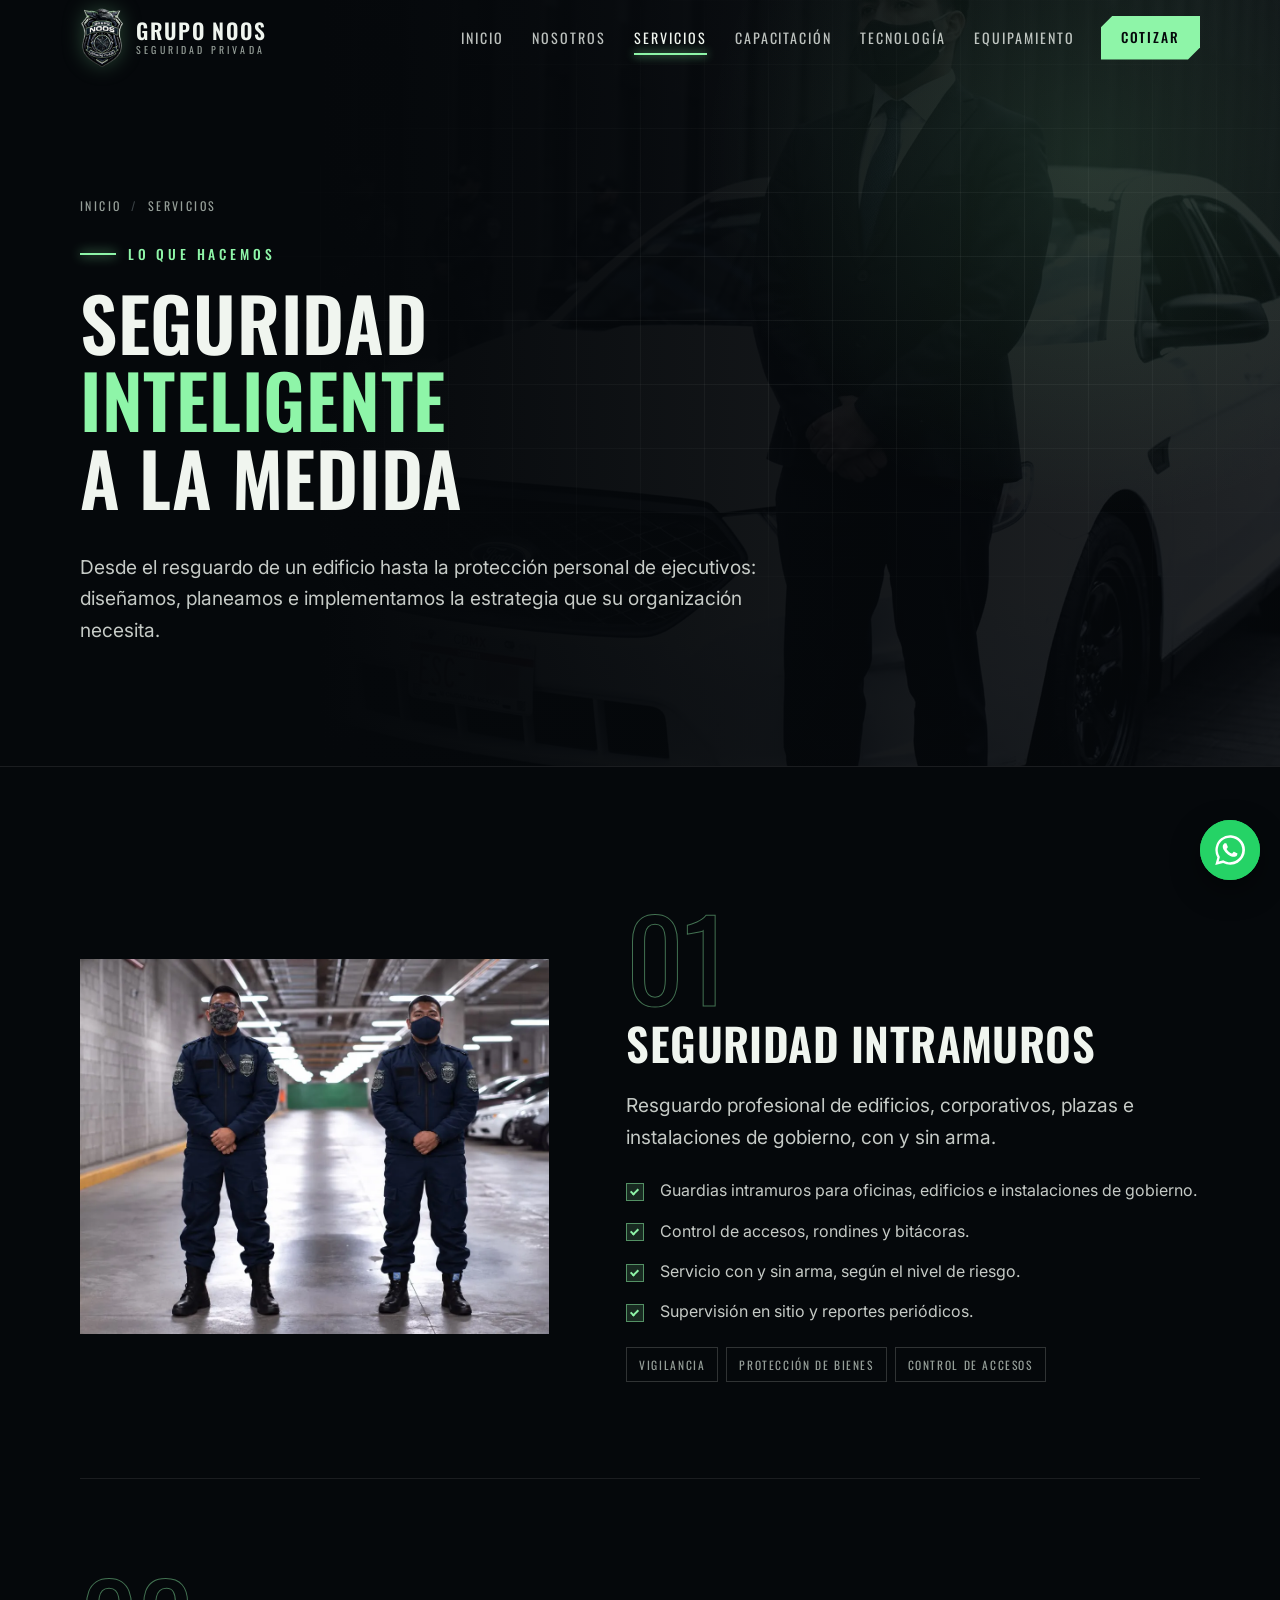
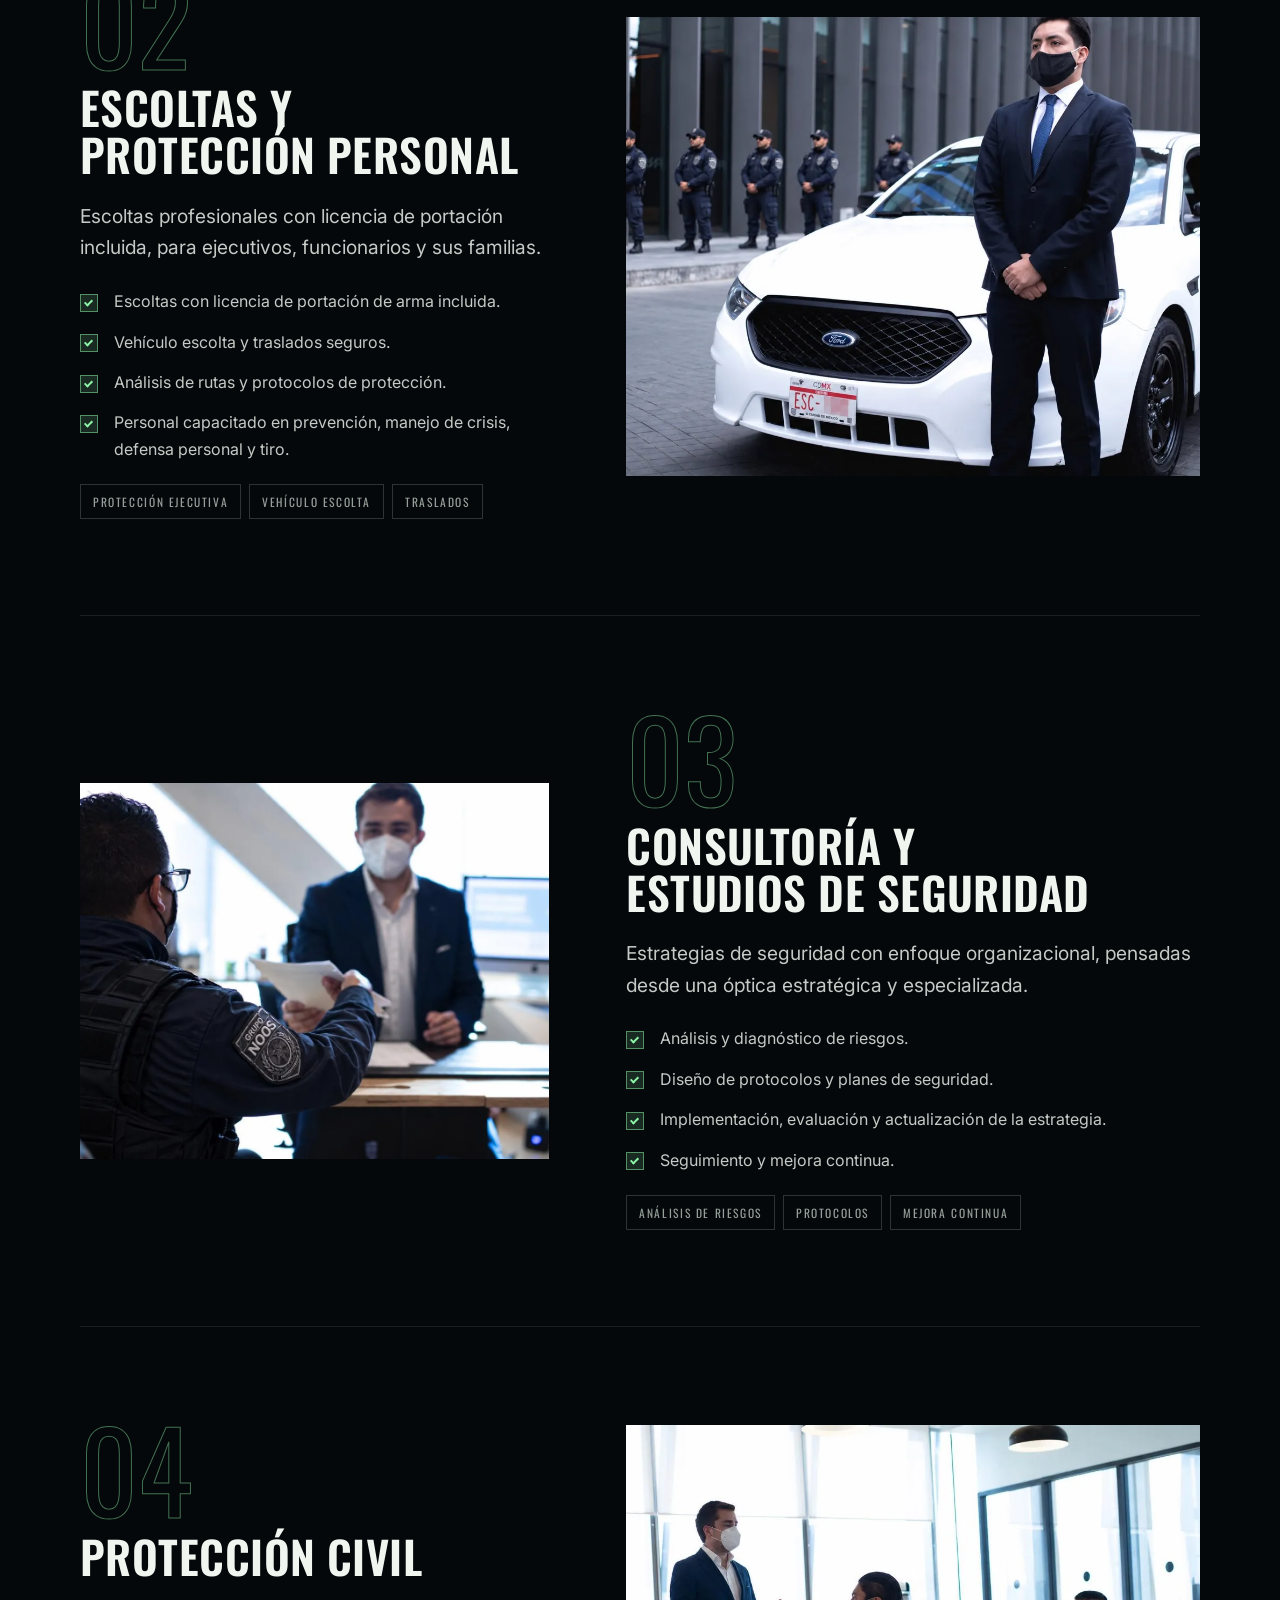
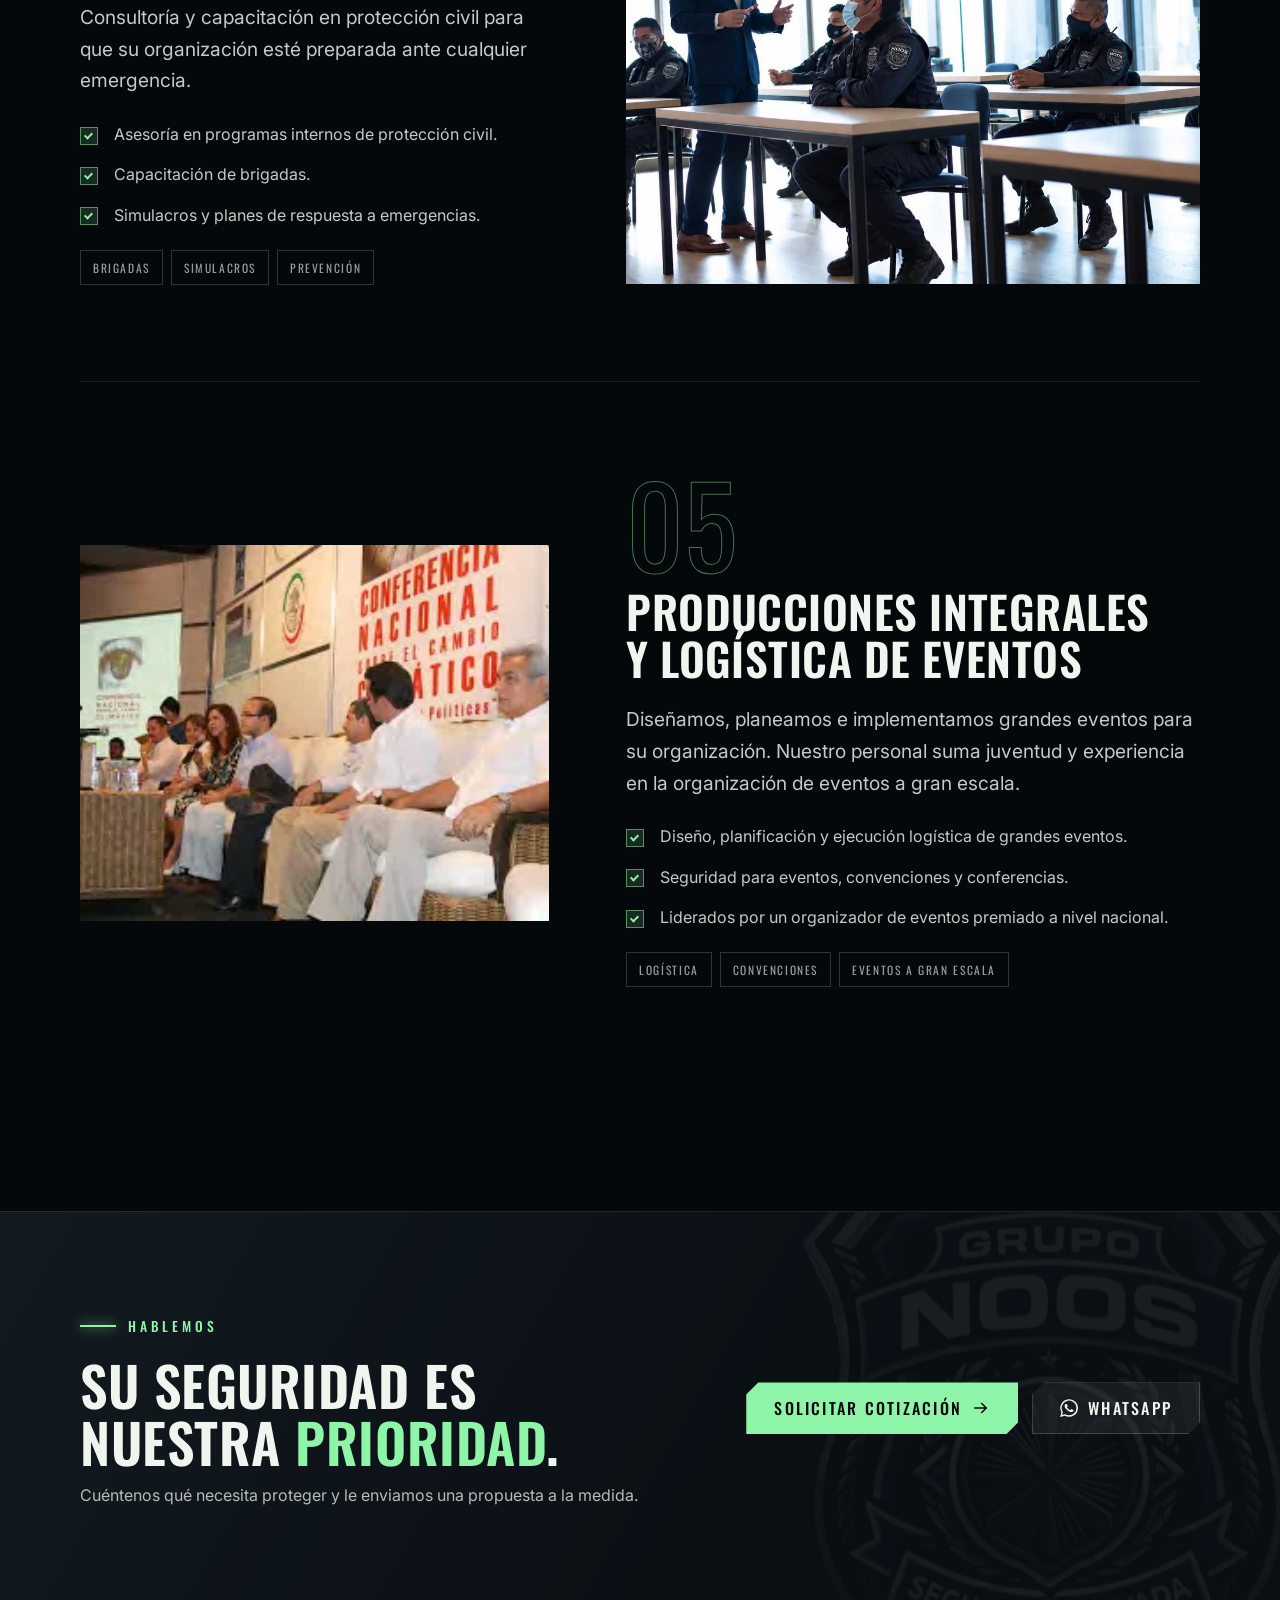
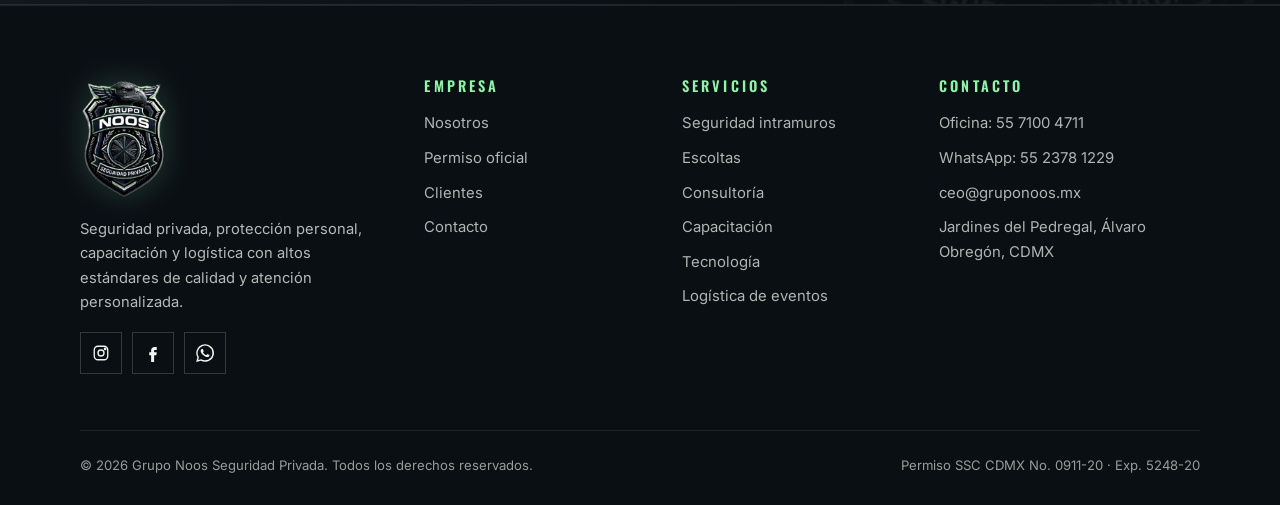
<file: servicios.html>
<!doctype html>
<html lang="es-MX" class="no-js">
<head>
<meta charset="utf-8">
<meta name="viewport" content="width=device-width, initial-scale=1">
<title>Servicios | Grupo Noos Seguridad Privada</title>
<meta name="description" content="Servicios de seguridad inteligente en CDMX: intramuros, escoltas con licencia de portación, consultoría y análisis de riesgos, protección civil y logística de eventos.">
<meta name="theme-color" content="#05080b">
<meta property="og:type" content="website">
<meta property="og:title" content="Servicios | Grupo Noos Seguridad Privada">
<meta property="og:description" content="Servicios de seguridad inteligente en CDMX: intramuros, escoltas con licencia de portación, consultoría y análisis de riesgos, protección civil y logística de eventos.">
<meta property="og:image" content="assets/img/logo-grupo-noos.png">
<meta property="og:locale" content="es_MX">
<link rel="icon" type="image/png" sizes="32x32" href="assets/img/icon-32.png">
<link rel="apple-touch-icon" href="assets/img/icon-192.png">
<link rel="preconnect" href="https://fonts.googleapis.com">
<link rel="preconnect" href="https://fonts.gstatic.com" crossorigin>
<link href="https://fonts.googleapis.com/css2?family=Inter:wght@400;500;600&family=Oswald:wght@400;500;600&display=swap" rel="stylesheet">
<link rel="stylesheet" href="assets/css/styles.css?v=5ec7c1bd3f">
</head>
<body>
<a class="sr-only" href="#main">Saltar al contenido</a>
<header class="site-header">
  <div class="wrap">
    <a class="brand" href="index.html" aria-label="Grupo Noos, inicio">
      <img src="assets/img/logo-grupo-noos.webp" alt="" width="44" height="60">
      <span class="brand-text"><strong>Grupo Noos</strong><span>Seguridad Privada</span></span>
    </a>
    <button class="nav-toggle" aria-label="Abrir menú" aria-expanded="false" aria-controls="nav"><span></span></button>
    <nav class="nav" id="nav" aria-label="Principal">
      <a href="index.html">Inicio</a>
      <a href="nosotros.html">Nosotros</a>
      <a href="servicios.html" aria-current="page">Servicios</a>
      <a href="capacitacion.html">Capacitación</a>
      <a href="tecnologia.html">Tecnología</a>
      <a href="equipamiento.html">Equipamiento</a>
      <a class="btn btn-primary" href="contacto.html">Cotizar</a>
    </nav>
  </div>
</header>
<main id="main">
<section class="page-hero">
  <div class="hero-bg"><img src="assets/img/escolta-vehiculo.webp" alt="" fetchpriority="high"></div>
  <div class="grid-overlay"></div>
  <div class="wrap">
    <div class="crumbs"><a href="index.html">Inicio</a><span>/</span>Servicios</div>
    <span class="eyebrow">Lo que hacemos</span>
    <h1>Seguridad <span class="hl">inteligente</span> a la medida</h1>
    <p class="lead">Desde el resguardo de un edificio hasta la protección personal de ejecutivos: diseñamos, planeamos e implementamos la estrategia que su organización necesita.</p>
  </div>
</section>

<section class="section" style="padding-top:clamp(24px,4vw,48px)">
  <div class="wrap">
    <article class="service-block" id="intramuros">
      <div class="split-media reveal"><img class="frame" src="assets/img/guardias-estacionamiento.webp" alt="Guardias de Grupo Noos en resguardo de estacionamiento" loading="lazy"></div>
      <div class="reveal" data-delay="1">
        <div class="service-index">01</div>
        <h2 style="font-size:clamp(1.8rem,3.6vw,2.8rem)">Seguridad intramuros</h2>
        <p class="lead">Resguardo profesional de edificios, corporativos, plazas e instalaciones de gobierno, con y sin arma.</p>
        <ul class="checklist">
          <li>Guardias intramuros para oficinas, edificios e instalaciones de gobierno.</li>
          <li>Control de accesos, rondines y bitácoras.</li>
          <li>Servicio con y sin arma, según el nivel de riesgo.</li>
          <li>Supervisión en sitio y reportes periódicos.</li>
        </ul>
        <div class="tags"><span class="tag">Vigilancia</span><span class="tag">Protección de bienes</span><span class="tag">Control de accesos</span></div>
      </div>
    </article>
    <article class="service-block reverse" id="escoltas">
      <div class="split-media reveal"><img class="frame" src="assets/img/escolta-vehiculo.webp" alt="Escolta de Grupo Noos con vehículo escolta" loading="lazy"></div>
      <div class="reveal" data-delay="1">
        <div class="service-index">02</div>
        <h2 style="font-size:clamp(1.8rem,3.6vw,2.8rem)">Escoltas y protección personal</h2>
        <p class="lead">Escoltas profesionales con licencia de portación incluida, para ejecutivos, funcionarios y sus familias.</p>
        <ul class="checklist">
          <li>Escoltas con licencia de portación de arma incluida.</li>
          <li>Vehículo escolta y traslados seguros.</li>
          <li>Análisis de rutas y protocolos de protección.</li>
          <li>Personal capacitado en prevención, manejo de crisis, defensa personal y tiro.</li>
        </ul>
        <div class="tags"><span class="tag">Protección ejecutiva</span><span class="tag">Vehículo escolta</span><span class="tag">Traslados</span></div>
      </div>
    </article>
    <article class="service-block" id="consultoria">
      <div class="split-media reveal"><img class="frame" src="assets/img/atencion-cliente.webp" alt="Elemento de Grupo Noos entregando reporte a un cliente" loading="lazy"></div>
      <div class="reveal" data-delay="1">
        <div class="service-index">03</div>
        <h2 style="font-size:clamp(1.8rem,3.6vw,2.8rem)">Consultoría y estudios de seguridad</h2>
        <p class="lead">Estrategias de seguridad con enfoque organizacional, pensadas desde una óptica estratégica y especializada.</p>
        <ul class="checklist">
          <li>Análisis y diagnóstico de riesgos.</li>
          <li>Diseño de protocolos y planes de seguridad.</li>
          <li>Implementación, evaluación y actualización de la estrategia.</li>
          <li>Seguimiento y mejora continua.</li>
        </ul>
        <div class="tags"><span class="tag">Análisis de riesgos</span><span class="tag">Protocolos</span><span class="tag">Mejora continua</span></div>
      </div>
    </article>
    <article class="service-block reverse" id="proteccion-civil">
      <div class="split-media reveal"><img class="frame" src="assets/img/capacitacion-aula.webp" alt="Sesión de capacitación con elementos de Grupo Noos" loading="lazy"></div>
      <div class="reveal" data-delay="1">
        <div class="service-index">04</div>
        <h2 style="font-size:clamp(1.8rem,3.6vw,2.8rem)">Protección civil</h2>
        <p class="lead">Consultoría y capacitación en protección civil para que su organización esté preparada ante cualquier emergencia.</p>
        <ul class="checklist">
          <li>Asesoría en programas internos de protección civil.</li>
          <li>Capacitación de brigadas.</li>
          <li>Simulacros y planes de respuesta a emergencias.</li>
        </ul>
        <div class="tags"><span class="tag">Brigadas</span><span class="tag">Simulacros</span><span class="tag">Prevención</span></div>
      </div>
    </article>
    <article class="service-block" id="eventos">
      <div class="split-media reveal"><img class="frame" src="assets/img/eventos.webp" alt="Conferencia nacional organizada por el equipo de Grupo Noos" loading="lazy"></div>
      <div class="reveal" data-delay="1">
        <div class="service-index">05</div>
        <h2 style="font-size:clamp(1.8rem,3.6vw,2.8rem)">Producciones integrales y logística de eventos</h2>
        <p class="lead">Diseñamos, planeamos e implementamos grandes eventos para su organización. Nuestro personal suma juventud y experiencia en la organización de eventos a gran escala.</p>
        <ul class="checklist">
          <li>Diseño, planificación y ejecución logística de grandes eventos.</li>
          <li>Seguridad para eventos, convenciones y conferencias.</li>
          <li>Liderados por un organizador de eventos premiado a nivel nacional.</li>
        </ul>
        <div class="tags"><span class="tag">Logística</span><span class="tag">Convenciones</span><span class="tag">Eventos a gran escala</span></div>
      </div>
    </article>
  </div>
</section>
</main>

<section class="cta-band">
  <div class="wrap">
    <div class="reveal">
      <span class="eyebrow">Hablemos</span>
      <h2>Su seguridad es nuestra <span class="hl">prioridad</span>.</h2>
      <p>Cuéntenos qué necesita proteger y le enviamos una propuesta a la medida.</p>
    </div>
    <div class="btn-row reveal" data-delay="1">
      <a class="btn btn-primary" href="contacto.html">Solicitar cotización <svg viewBox="0 0 24 24" fill="none" stroke="currentColor" stroke-width="2" stroke-linecap="square"><path d="M4 12h15M13 6l6 6-6 6"/></svg></a>
      <a class="btn btn-ghost" href="https://wa.me/525523781229" target="_blank" rel="noopener"><svg viewBox="0 0 24 24" fill="currentColor"><path d="M17.5 14.4c-.3-.1-1.7-.8-2-.9-.3-.1-.5-.1-.7.1-.2.3-.8.9-.9 1.1-.2.2-.3.2-.6.1-.3-.1-1.2-.5-2.3-1.4-.9-.8-1.4-1.7-1.6-2-.2-.3 0-.5.1-.6l.4-.5c.2-.2.2-.3.3-.5.1-.2 0-.4 0-.5l-.9-2.2c-.2-.6-.5-.5-.7-.5h-.6c-.2 0-.5.1-.8.4-.3.3-1 1-1 2.4s1 2.8 1.2 3c.1.2 2 3.1 4.9 4.3.7.3 1.2.5 1.7.6.7.2 1.3.2 1.8.1.6-.1 1.7-.7 1.9-1.4.2-.7.2-1.2.2-1.4-.1-.1-.3-.2-.6-.3zM12 21.8c-1.8 0-3.5-.5-5-1.4l-.4-.2-3.7 1 1-3.6-.2-.4A9.8 9.8 0 1 1 12 21.8zm8.4-18.2A11.8 11.8 0 0 0 1.9 17.9L.2 24l6.3-1.7A11.8 11.8 0 0 0 24 12c0-3.2-1.2-6.1-3.6-8.4z"/></svg> WhatsApp</a>
    </div>
  </div>
</section>

<footer class="site-footer">
  <div class="wrap">
    <div class="footer-grid">
      <div class="footer-brand">
        <img src="assets/img/logo-grupo-noos.webp" alt="Grupo Noos Seguridad Privada" width="88" height="120" loading="lazy">
        <p>Seguridad privada, protección personal, capacitación y logística con altos estándares de calidad y atención personalizada.</p>
        <div class="socials">
          <a href="https://www.instagram.com/gruponoos/" target="_blank" rel="noopener" aria-label="Instagram"><svg viewBox="0 0 24 24" fill="none" stroke="currentColor" stroke-width="1.8"><rect x="3" y="3" width="18" height="18" rx="5"/><circle cx="12" cy="12" r="4"/><circle cx="17.5" cy="6.5" r="1" fill="currentColor"/></svg></a>
          <a href="https://www.facebook.com/gruponoos" target="_blank" rel="noopener" aria-label="Facebook"><svg viewBox="0 0 24 24" fill="currentColor"><path d="M14 8h3V4h-3c-2.8 0-4.5 1.8-4.5 4.6V11H7v4h2.5v9h4v-9h3l.5-4h-3.5V8.8c0-.5.3-.8.5-.8z"/></svg></a>
          <a href="https://wa.me/525523781229" target="_blank" rel="noopener" aria-label="WhatsApp"><svg viewBox="0 0 24 24" fill="currentColor"><path d="M17.5 14.4c-.3-.1-1.7-.8-2-.9-.3-.1-.5-.1-.7.1-.2.3-.8.9-.9 1.1-.2.2-.3.2-.6.1-.3-.1-1.2-.5-2.3-1.4-.9-.8-1.4-1.7-1.6-2-.2-.3 0-.5.1-.6l.4-.5c.2-.2.2-.3.3-.5.1-.2 0-.4 0-.5l-.9-2.2c-.2-.6-.5-.5-.7-.5h-.6c-.2 0-.5.1-.8.4-.3.3-1 1-1 2.4s1 2.8 1.2 3c.1.2 2 3.1 4.9 4.3.7.3 1.2.5 1.7.6.7.2 1.3.2 1.8.1.6-.1 1.7-.7 1.9-1.4.2-.7.2-1.2.2-1.4-.1-.1-.3-.2-.6-.3zM12 21.8c-1.8 0-3.5-.5-5-1.4l-.4-.2-3.7 1 1-3.6-.2-.4A9.8 9.8 0 1 1 12 21.8zm8.4-18.2A11.8 11.8 0 0 0 1.9 17.9L.2 24l6.3-1.7A11.8 11.8 0 0 0 24 12c0-3.2-1.2-6.1-3.6-8.4z"/></svg></a>
        </div>
      </div>
      <div>
        <h4>Empresa</h4>
        <ul>
          <li><a href="nosotros.html">Nosotros</a></li>
          <li><a href="nosotros.html#permiso">Permiso oficial</a></li>
          <li><a href="nosotros.html#clientes">Clientes</a></li>
          <li><a href="contacto.html">Contacto</a></li>
        </ul>
      </div>
      <div>
        <h4>Servicios</h4>
        <ul>
          <li><a href="servicios.html#intramuros">Seguridad intramuros</a></li>
          <li><a href="servicios.html#escoltas">Escoltas</a></li>
          <li><a href="servicios.html#consultoria">Consultoría</a></li>
          <li><a href="capacitacion.html">Capacitación</a></li>
          <li><a href="tecnologia.html">Tecnología</a></li>
          <li><a href="servicios.html#eventos">Logística de eventos</a></li>
        </ul>
      </div>
      <div>
        <h4>Contacto</h4>
        <ul>
          <li><a href="tel:+525571004711">Oficina: 55 7100 4711</a></li>
          <li><a href="https://wa.me/525523781229" target="_blank" rel="noopener">WhatsApp: 55 2378 1229</a></li>
          <li><a href="mailto:ceo@gruponoos.mx">ceo@gruponoos.mx</a></li>
          <li>Jardines del Pedregal, Álvaro Obregón, CDMX</li>
        </ul>
      </div>
    </div>
    <div class="footer-bottom">
      <span>© <span id="year">2026</span> Grupo Noos Seguridad Privada. Todos los derechos reservados.</span>
      <span>Permiso SSC CDMX No. 0911-20 · Exp. 5248-20</span>
    </div>
  </div>
</footer>

<a class="wa-float" href="https://wa.me/525523781229" target="_blank" rel="noopener" aria-label="Escríbenos por WhatsApp"><svg viewBox="0 0 24 24" fill="currentColor"><path d="M17.5 14.4c-.3-.1-1.7-.8-2-.9-.3-.1-.5-.1-.7.1-.2.3-.8.9-.9 1.1-.2.2-.3.2-.6.1-.3-.1-1.2-.5-2.3-1.4-.9-.8-1.4-1.7-1.6-2-.2-.3 0-.5.1-.6l.4-.5c.2-.2.2-.3.3-.5.1-.2 0-.4 0-.5l-.9-2.2c-.2-.6-.5-.5-.7-.5h-.6c-.2 0-.5.1-.8.4-.3.3-1 1-1 2.4s1 2.8 1.2 3c.1.2 2 3.1 4.9 4.3.7.3 1.2.5 1.7.6.7.2 1.3.2 1.8.1.6-.1 1.7-.7 1.9-1.4.2-.7.2-1.2.2-1.4-.1-.1-.3-.2-.6-.3zM12 21.8c-1.8 0-3.5-.5-5-1.4l-.4-.2-3.7 1 1-3.6-.2-.4A9.8 9.8 0 1 1 12 21.8zm8.4-18.2A11.8 11.8 0 0 0 1.9 17.9L.2 24l6.3-1.7A11.8 11.8 0 0 0 24 12c0-3.2-1.2-6.1-3.6-8.4z"/></svg></a>
<script src="assets/js/main.js?v=530a09f21b" defer></script>
</body>
</html>
</file>
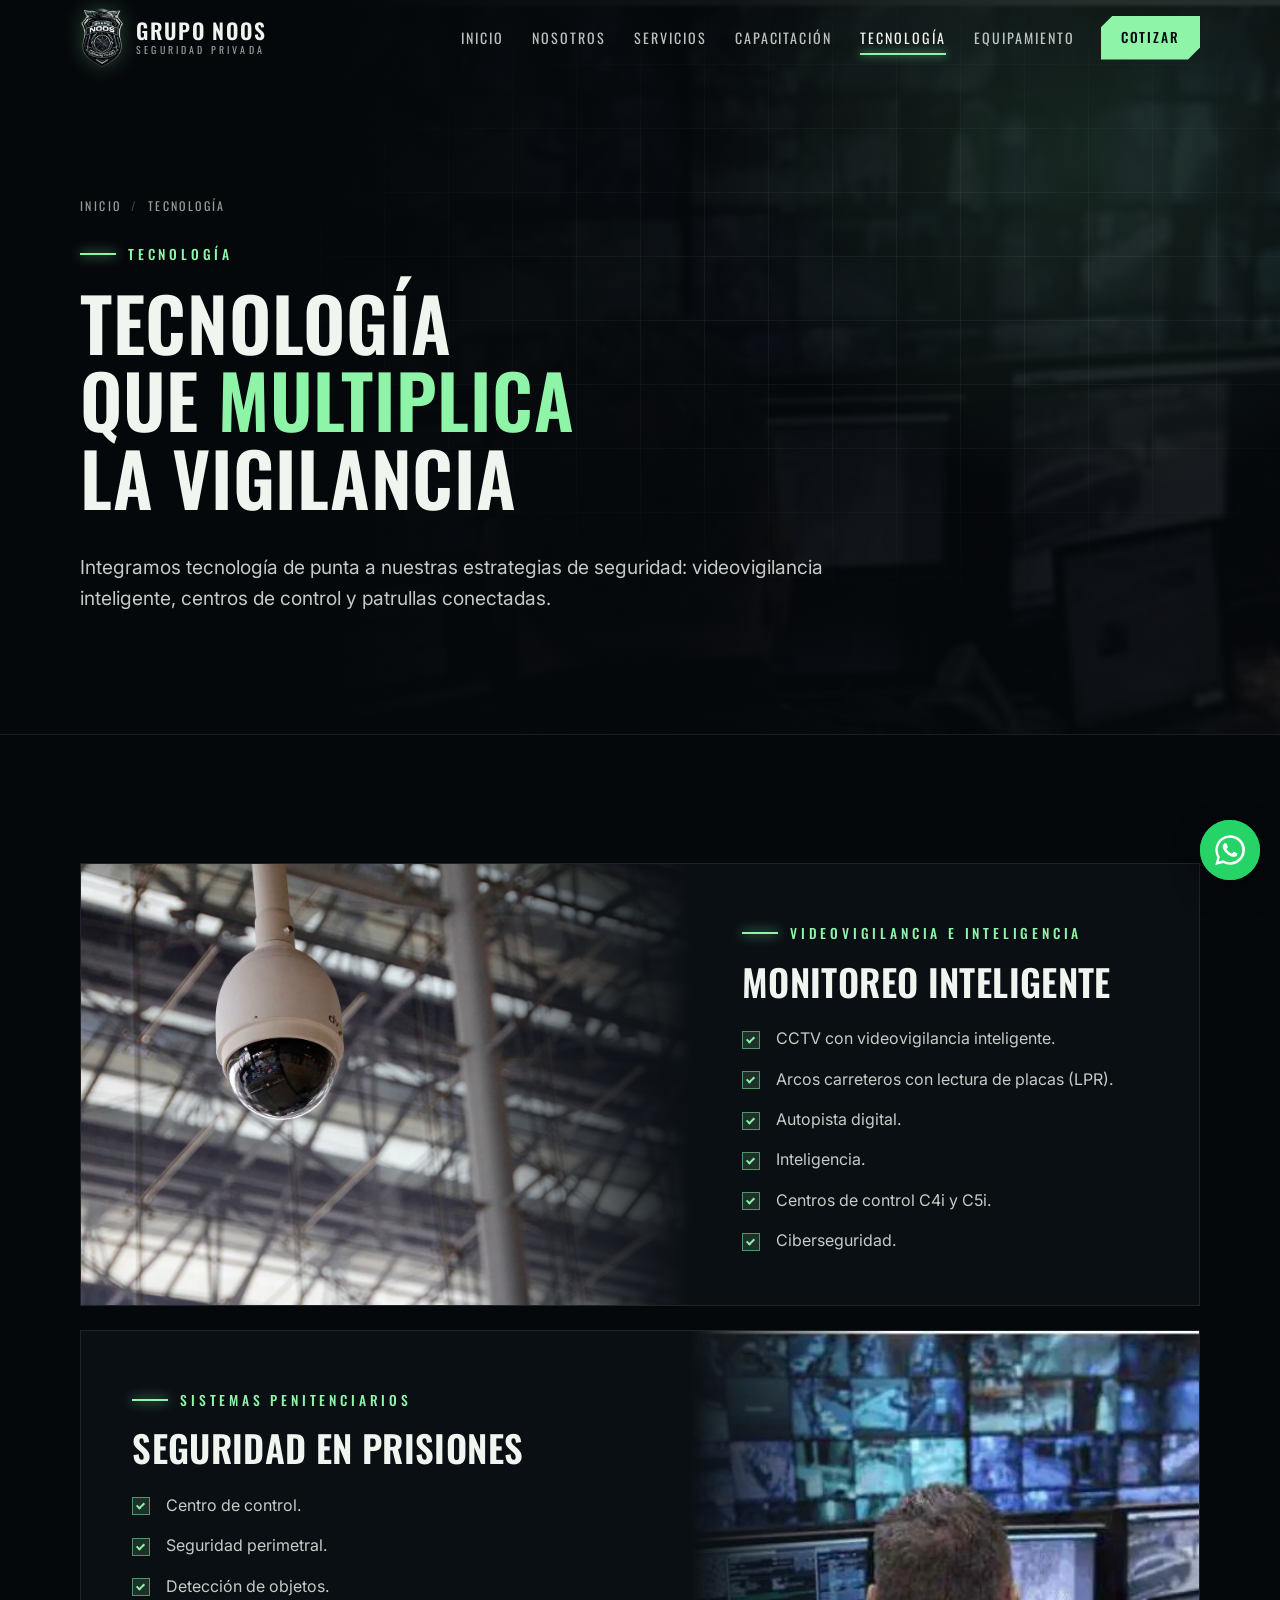
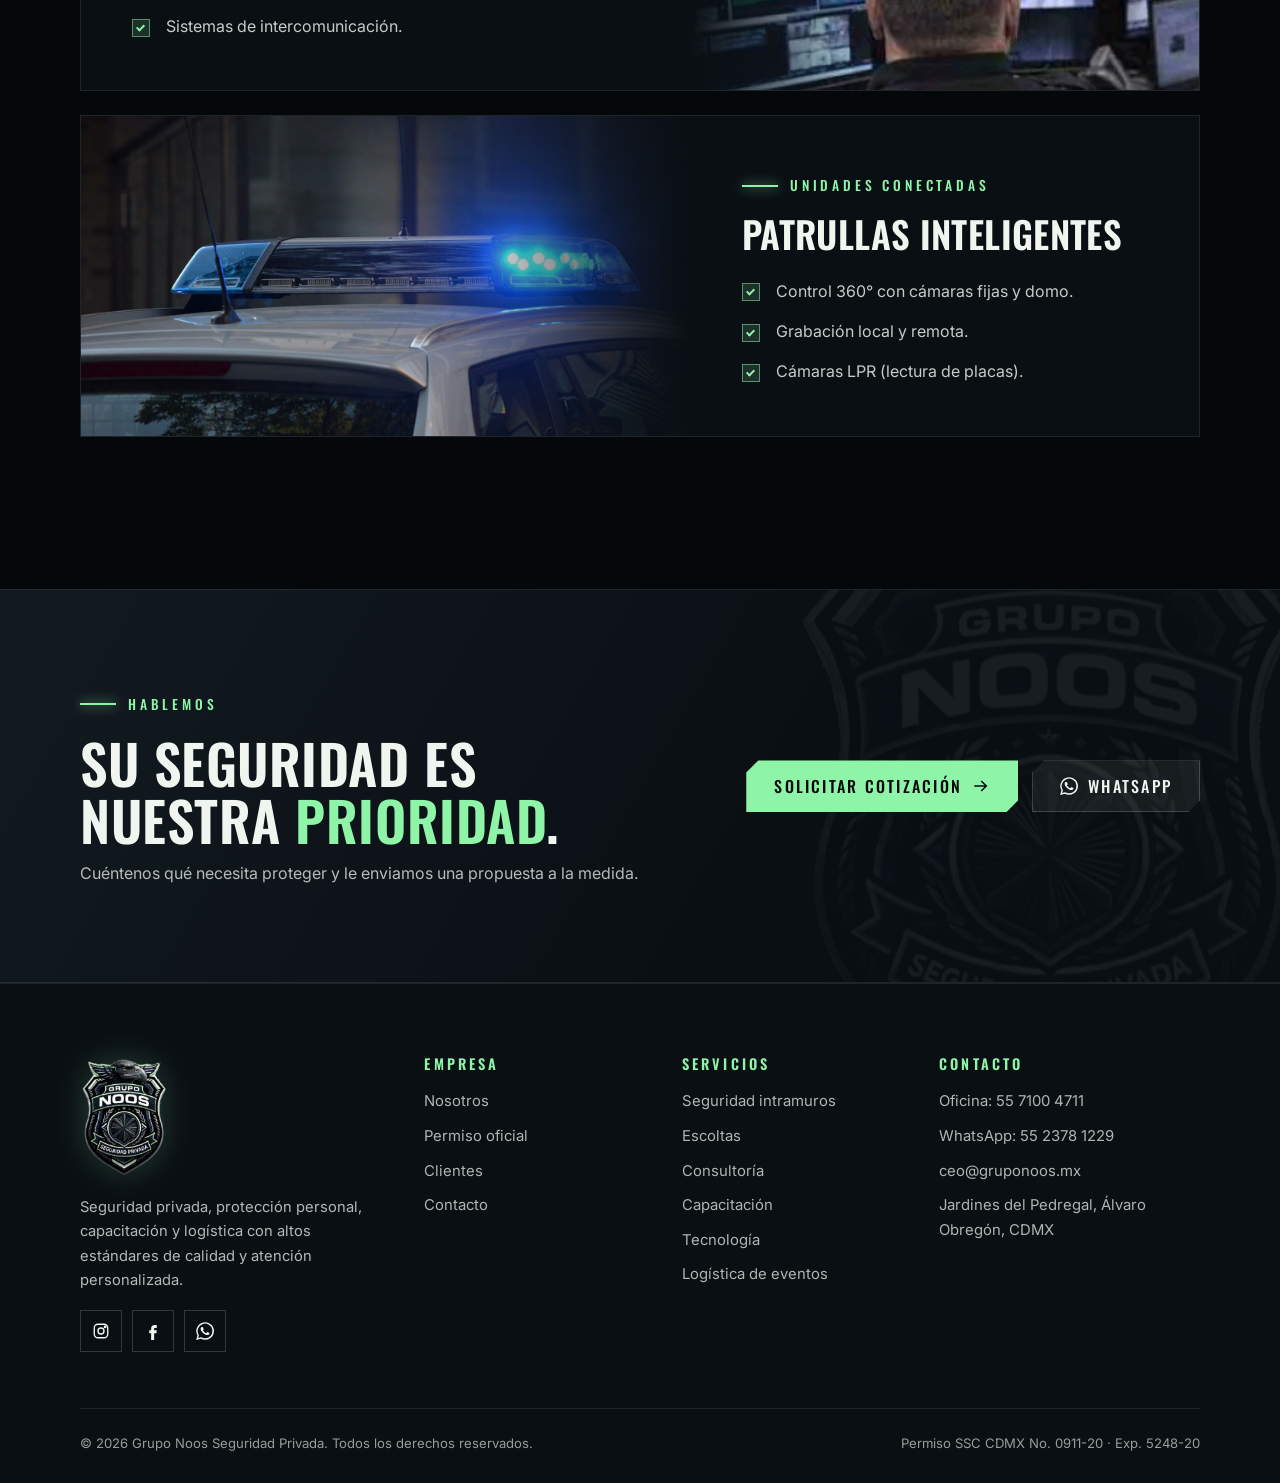
<file: tecnologia.html>
<!doctype html>
<html lang="es-MX" class="no-js">
<head>
<meta charset="utf-8">
<meta name="viewport" content="width=device-width, initial-scale=1">
<title>Tecnología | Grupo Noos Seguridad Privada</title>
<meta name="description" content="Videovigilancia inteligente, arcos LPR, centros de control C4i y C5i, ciberseguridad, seguridad penitenciaria y patrullas inteligentes.">
<meta name="theme-color" content="#05080b">
<meta property="og:type" content="website">
<meta property="og:title" content="Tecnología | Grupo Noos Seguridad Privada">
<meta property="og:description" content="Videovigilancia inteligente, arcos LPR, centros de control C4i y C5i, ciberseguridad, seguridad penitenciaria y patrullas inteligentes.">
<meta property="og:image" content="assets/img/logo-grupo-noos.png">
<meta property="og:locale" content="es_MX">
<link rel="icon" type="image/png" sizes="32x32" href="assets/img/icon-32.png">
<link rel="apple-touch-icon" href="assets/img/icon-192.png">
<link rel="preconnect" href="https://fonts.googleapis.com">
<link rel="preconnect" href="https://fonts.gstatic.com" crossorigin>
<link href="https://fonts.googleapis.com/css2?family=Inter:wght@400;500;600&family=Oswald:wght@400;500;600&display=swap" rel="stylesheet">
<link rel="stylesheet" href="assets/css/styles.css?v=5ec7c1bd3f">
</head>
<body>
<a class="sr-only" href="#main">Saltar al contenido</a>
<header class="site-header">
  <div class="wrap">
    <a class="brand" href="index.html" aria-label="Grupo Noos, inicio">
      <img src="assets/img/logo-grupo-noos.webp" alt="" width="44" height="60">
      <span class="brand-text"><strong>Grupo Noos</strong><span>Seguridad Privada</span></span>
    </a>
    <button class="nav-toggle" aria-label="Abrir menú" aria-expanded="false" aria-controls="nav"><span></span></button>
    <nav class="nav" id="nav" aria-label="Principal">
      <a href="index.html">Inicio</a>
      <a href="nosotros.html">Nosotros</a>
      <a href="servicios.html">Servicios</a>
      <a href="capacitacion.html">Capacitación</a>
      <a href="tecnologia.html" aria-current="page">Tecnología</a>
      <a href="equipamiento.html">Equipamiento</a>
      <a class="btn btn-primary" href="contacto.html">Cotizar</a>
    </nav>
  </div>
</header>
<main id="main">
<section class="page-hero">
  <div class="hero-bg"><img src="assets/img/tec-control.webp" alt="" fetchpriority="high"></div>
  <div class="grid-overlay"></div>
  <div class="wrap">
    <div class="crumbs"><a href="index.html">Inicio</a><span>/</span>Tecnología</div>
    <span class="eyebrow">Tecnología</span>
    <h1>Tecnología que <span class="hl">multiplica</span> la vigilancia</h1>
    <p class="lead">Integramos tecnología de punta a nuestras estrategias de seguridad: videovigilancia inteligente, centros de control y patrullas conectadas.</p>
  </div>
</section>

<section class="section">
  <div class="wrap">
    <div class="tech-row reveal">
      <div class="media"><img src="assets/img/tec-cctv.webp" alt="Cámara domo de videovigilancia" loading="lazy"></div>
      <div class="body">
        <span class="eyebrow">Videovigilancia e inteligencia</span>
        <h2 style="font-size:clamp(1.6rem,3vw,2.3rem)">Monitoreo inteligente</h2>
        <ul class="checklist">
          <li>CCTV con videovigilancia inteligente.</li>
          <li>Arcos carreteros con lectura de placas (LPR).</li>
          <li>Autopista digital.</li>
          <li>Inteligencia.</li>
          <li>Centros de control C4i y C5i.</li>
          <li>Ciberseguridad.</li>
        </ul>
      </div>
    </div>
    <div class="tech-row reverse reveal">
      <div class="media"><img src="assets/img/tec-control.webp" alt="Operador en centro de control con múltiples monitores" loading="lazy"></div>
      <div class="body">
        <span class="eyebrow">Sistemas penitenciarios</span>
        <h2 style="font-size:clamp(1.6rem,3vw,2.3rem)">Seguridad en prisiones</h2>
        <ul class="checklist">
          <li>Centro de control.</li>
          <li>Seguridad perimetral.</li>
          <li>Detección de objetos.</li>
          <li>Sistemas de intercomunicación.</li>
        </ul>
      </div>
    </div>
    <div class="tech-row reveal">
      <div class="media"><img src="assets/img/tec-patrulla.webp" alt="Torreta de patrulla encendida" loading="lazy"></div>
      <div class="body">
        <span class="eyebrow">Unidades conectadas</span>
        <h2 style="font-size:clamp(1.6rem,3vw,2.3rem)">Patrullas inteligentes</h2>
        <ul class="checklist">
          <li>Control 360° con cámaras fijas y domo.</li>
          <li>Grabación local y remota.</li>
          <li>Cámaras LPR (lectura de placas).</li>
        </ul>
      </div>
    </div>
  </div>
</section>
</main>

<section class="cta-band">
  <div class="wrap">
    <div class="reveal">
      <span class="eyebrow">Hablemos</span>
      <h2>Su seguridad es nuestra <span class="hl">prioridad</span>.</h2>
      <p>Cuéntenos qué necesita proteger y le enviamos una propuesta a la medida.</p>
    </div>
    <div class="btn-row reveal" data-delay="1">
      <a class="btn btn-primary" href="contacto.html">Solicitar cotización <svg viewBox="0 0 24 24" fill="none" stroke="currentColor" stroke-width="2" stroke-linecap="square"><path d="M4 12h15M13 6l6 6-6 6"/></svg></a>
      <a class="btn btn-ghost" href="https://wa.me/525523781229" target="_blank" rel="noopener"><svg viewBox="0 0 24 24" fill="currentColor"><path d="M17.5 14.4c-.3-.1-1.7-.8-2-.9-.3-.1-.5-.1-.7.1-.2.3-.8.9-.9 1.1-.2.2-.3.2-.6.1-.3-.1-1.2-.5-2.3-1.4-.9-.8-1.4-1.7-1.6-2-.2-.3 0-.5.1-.6l.4-.5c.2-.2.2-.3.3-.5.1-.2 0-.4 0-.5l-.9-2.2c-.2-.6-.5-.5-.7-.5h-.6c-.2 0-.5.1-.8.4-.3.3-1 1-1 2.4s1 2.8 1.2 3c.1.2 2 3.1 4.9 4.3.7.3 1.2.5 1.7.6.7.2 1.3.2 1.8.1.6-.1 1.7-.7 1.9-1.4.2-.7.2-1.2.2-1.4-.1-.1-.3-.2-.6-.3zM12 21.8c-1.8 0-3.5-.5-5-1.4l-.4-.2-3.7 1 1-3.6-.2-.4A9.8 9.8 0 1 1 12 21.8zm8.4-18.2A11.8 11.8 0 0 0 1.9 17.9L.2 24l6.3-1.7A11.8 11.8 0 0 0 24 12c0-3.2-1.2-6.1-3.6-8.4z"/></svg> WhatsApp</a>
    </div>
  </div>
</section>

<footer class="site-footer">
  <div class="wrap">
    <div class="footer-grid">
      <div class="footer-brand">
        <img src="assets/img/logo-grupo-noos.webp" alt="Grupo Noos Seguridad Privada" width="88" height="120" loading="lazy">
        <p>Seguridad privada, protección personal, capacitación y logística con altos estándares de calidad y atención personalizada.</p>
        <div class="socials">
          <a href="https://www.instagram.com/gruponoos/" target="_blank" rel="noopener" aria-label="Instagram"><svg viewBox="0 0 24 24" fill="none" stroke="currentColor" stroke-width="1.8"><rect x="3" y="3" width="18" height="18" rx="5"/><circle cx="12" cy="12" r="4"/><circle cx="17.5" cy="6.5" r="1" fill="currentColor"/></svg></a>
          <a href="https://www.facebook.com/gruponoos" target="_blank" rel="noopener" aria-label="Facebook"><svg viewBox="0 0 24 24" fill="currentColor"><path d="M14 8h3V4h-3c-2.8 0-4.5 1.8-4.5 4.6V11H7v4h2.5v9h4v-9h3l.5-4h-3.5V8.8c0-.5.3-.8.5-.8z"/></svg></a>
          <a href="https://wa.me/525523781229" target="_blank" rel="noopener" aria-label="WhatsApp"><svg viewBox="0 0 24 24" fill="currentColor"><path d="M17.5 14.4c-.3-.1-1.7-.8-2-.9-.3-.1-.5-.1-.7.1-.2.3-.8.9-.9 1.1-.2.2-.3.2-.6.1-.3-.1-1.2-.5-2.3-1.4-.9-.8-1.4-1.7-1.6-2-.2-.3 0-.5.1-.6l.4-.5c.2-.2.2-.3.3-.5.1-.2 0-.4 0-.5l-.9-2.2c-.2-.6-.5-.5-.7-.5h-.6c-.2 0-.5.1-.8.4-.3.3-1 1-1 2.4s1 2.8 1.2 3c.1.2 2 3.1 4.9 4.3.7.3 1.2.5 1.7.6.7.2 1.3.2 1.8.1.6-.1 1.7-.7 1.9-1.4.2-.7.2-1.2.2-1.4-.1-.1-.3-.2-.6-.3zM12 21.8c-1.8 0-3.5-.5-5-1.4l-.4-.2-3.7 1 1-3.6-.2-.4A9.8 9.8 0 1 1 12 21.8zm8.4-18.2A11.8 11.8 0 0 0 1.9 17.9L.2 24l6.3-1.7A11.8 11.8 0 0 0 24 12c0-3.2-1.2-6.1-3.6-8.4z"/></svg></a>
        </div>
      </div>
      <div>
        <h4>Empresa</h4>
        <ul>
          <li><a href="nosotros.html">Nosotros</a></li>
          <li><a href="nosotros.html#permiso">Permiso oficial</a></li>
          <li><a href="nosotros.html#clientes">Clientes</a></li>
          <li><a href="contacto.html">Contacto</a></li>
        </ul>
      </div>
      <div>
        <h4>Servicios</h4>
        <ul>
          <li><a href="servicios.html#intramuros">Seguridad intramuros</a></li>
          <li><a href="servicios.html#escoltas">Escoltas</a></li>
          <li><a href="servicios.html#consultoria">Consultoría</a></li>
          <li><a href="capacitacion.html">Capacitación</a></li>
          <li><a href="tecnologia.html">Tecnología</a></li>
          <li><a href="servicios.html#eventos">Logística de eventos</a></li>
        </ul>
      </div>
      <div>
        <h4>Contacto</h4>
        <ul>
          <li><a href="tel:+525571004711">Oficina: 55 7100 4711</a></li>
          <li><a href="https://wa.me/525523781229" target="_blank" rel="noopener">WhatsApp: 55 2378 1229</a></li>
          <li><a href="mailto:ceo@gruponoos.mx">ceo@gruponoos.mx</a></li>
          <li>Jardines del Pedregal, Álvaro Obregón, CDMX</li>
        </ul>
      </div>
    </div>
    <div class="footer-bottom">
      <span>© <span id="year">2026</span> Grupo Noos Seguridad Privada. Todos los derechos reservados.</span>
      <span>Permiso SSC CDMX No. 0911-20 · Exp. 5248-20</span>
    </div>
  </div>
</footer>

<a class="wa-float" href="https://wa.me/525523781229" target="_blank" rel="noopener" aria-label="Escríbenos por WhatsApp"><svg viewBox="0 0 24 24" fill="currentColor"><path d="M17.5 14.4c-.3-.1-1.7-.8-2-.9-.3-.1-.5-.1-.7.1-.2.3-.8.9-.9 1.1-.2.2-.3.2-.6.1-.3-.1-1.2-.5-2.3-1.4-.9-.8-1.4-1.7-1.6-2-.2-.3 0-.5.1-.6l.4-.5c.2-.2.2-.3.3-.5.1-.2 0-.4 0-.5l-.9-2.2c-.2-.6-.5-.5-.7-.5h-.6c-.2 0-.5.1-.8.4-.3.3-1 1-1 2.4s1 2.8 1.2 3c.1.2 2 3.1 4.9 4.3.7.3 1.2.5 1.7.6.7.2 1.3.2 1.8.1.6-.1 1.7-.7 1.9-1.4.2-.7.2-1.2.2-1.4-.1-.1-.3-.2-.6-.3zM12 21.8c-1.8 0-3.5-.5-5-1.4l-.4-.2-3.7 1 1-3.6-.2-.4A9.8 9.8 0 1 1 12 21.8zm8.4-18.2A11.8 11.8 0 0 0 1.9 17.9L.2 24l6.3-1.7A11.8 11.8 0 0 0 24 12c0-3.2-1.2-6.1-3.6-8.4z"/></svg></a>
<script src="assets/js/main.js?v=530a09f21b" defer></script>
</body>
</html>
</file>
<file: assets/css/styles.css>
/* ==========================================================================
   GRUPO NOOS — Seguridad Privada
   Paleta tomada del escudo: negro táctico, grafito, acero, plata y verde menta.
   ========================================================================== */

:root {
  --black: #05080b;
  --ink: #0a0f14;
  --graphite: #121a20;
  --graphite-2: #182229;
  --steel: #3a4145;
  --silver: #959e98;
  --bone: #f0f5ef;
  --green: #8ef5a8;
  --green-2: #4fd884;
  --green-dim: rgba(142, 245, 168, 0.14);
  --line: rgba(240, 245, 239, 0.09);
  --line-strong: rgba(240, 245, 239, 0.18);

  --font-display: "Oswald", "Arial Narrow", sans-serif;
  --font-body: "Inter", system-ui, -apple-system, "Segoe UI", sans-serif;

  --wrap: 1200px;
  --gutter: clamp(16px, 4vw, 40px);
  --radius: 4px;
  --header-h: 76px;
  --ease: cubic-bezier(0.2, 0.7, 0.2, 1);
}

*, *::before, *::after { box-sizing: border-box; }
html { scroll-behavior: smooth; -webkit-text-size-adjust: 100%; }
body {
  margin: 0;
  background: var(--black);
  color: var(--bone);
  font-family: var(--font-body);
  font-size: 16px;
  line-height: 1.65;
  -webkit-font-smoothing: antialiased;
  overflow-x: hidden;
}
img { max-width: 100%; height: auto; display: block; }
a { color: inherit; text-decoration: none; }
button { font: inherit; }
::selection { background: var(--green); color: var(--black); }
:focus-visible { outline: 2px solid var(--green); outline-offset: 3px; }

.wrap { width: 100%; max-width: var(--wrap); margin: 0 auto; padding: 0 var(--gutter); }
.sr-only { position: absolute; width: 1px; height: 1px; overflow: hidden; clip: rect(0 0 0 0); white-space: nowrap; }

/* ---------- Tipografía ---------- */
h1, h2, h3, h4 {
  font-family: var(--font-display);
  font-weight: 600;
  text-transform: uppercase;
  letter-spacing: 0.01em;
  line-height: 1.05;
  margin: 0 0 0.5em;
  text-wrap: balance;
}
h1 { font-size: clamp(2.6rem, 7vw, 5.4rem); }
h2 { font-size: clamp(2rem, 4.6vw, 3.4rem); }
h3 { font-size: clamp(1.25rem, 2vw, 1.5rem); letter-spacing: 0.03em; }
p { margin: 0 0 1em; color: rgba(240, 245, 239, 0.74); }
.hl { color: var(--green); }
.lead { font-size: clamp(1.05rem, 1.6vw, 1.2rem); color: rgba(240, 245, 239, 0.82); max-width: 62ch; }

.eyebrow {
  display: inline-flex; align-items: center; gap: 12px;
  font-family: var(--font-display);
  font-size: 0.85rem; font-weight: 500;
  letter-spacing: 0.28em; text-transform: uppercase;
  color: var(--green);
  margin-bottom: 18px;
}
.eyebrow::before { content: ""; width: 36px; height: 2px; background: var(--green); box-shadow: 0 0 12px var(--green); }

/* ---------- Botones ---------- */
.btn {
  --clip: polygon(12px 0, 100% 0, 100% calc(100% - 12px), calc(100% - 12px) 100%, 0 100%, 0 12px);
  display: inline-flex; align-items: center; justify-content: center; gap: 10px;
  min-height: 52px; padding: 0 28px;
  font-family: var(--font-display); font-weight: 500; font-size: 1rem;
  letter-spacing: 0.14em; text-transform: uppercase;
  border: 0; cursor: pointer;
  clip-path: var(--clip);
  transition: transform .25s var(--ease), background .25s, color .25s, box-shadow .25s;
}
.btn svg { width: 18px; height: 18px; flex: none; }
.btn-primary { background: var(--green); color: var(--black); }
.btn-primary:hover { background: #b6ffc8; transform: translateY(-2px); }
.btn-ghost { background: rgba(240,245,239,0.06); color: var(--bone); box-shadow: inset 0 0 0 1px var(--line-strong); }
.btn-ghost:hover { background: rgba(240,245,239,0.12); transform: translateY(-2px); }
.btn-row { display: flex; flex-wrap: wrap; gap: 14px; }

.link-arrow {
  display: inline-flex; align-items: center; gap: 8px;
  font-family: var(--font-display); text-transform: uppercase; letter-spacing: 0.16em; font-size: 0.85rem;
  color: var(--green);
}
.link-arrow svg { width: 16px; height: 16px; transition: transform .25s var(--ease); }
.link-arrow:hover svg { transform: translateX(4px); }

/* ---------- Header ---------- */
.site-header {
  position: fixed; inset: 0 0 auto 0; z-index: 50;
  height: var(--header-h);
  transition: background .3s, border-color .3s;
  border-bottom: 1px solid transparent;
  isolation: isolate;
}
/* El fondo con desenfoque va en una capa aparte: si el backdrop-filter estuviera en el header,
   el menú móvil (position: fixed) quedaría atrapado dentro de él y no se vería al hacer scroll. */
.site-header::before {
  content: ""; position: absolute; inset: 0; z-index: -1;
  background: rgba(5, 8, 11, 0.88);
  backdrop-filter: blur(14px);
  -webkit-backdrop-filter: blur(14px);
  opacity: 0; transition: opacity .3s;
}
.site-header.is-scrolled, .site-header.is-solid { border-color: var(--line); }
.site-header.is-scrolled::before, .site-header.is-solid::before { opacity: 1; }
.site-header .wrap { height: 100%; display: flex; align-items: center; justify-content: space-between; gap: 24px; }
.brand { display: flex; align-items: center; gap: 12px; flex: none; }
.brand img { width: 44px; height: auto; filter: drop-shadow(0 0 10px rgba(142,245,168,0.25)); }
.brand-text { font-family: var(--font-display); text-transform: uppercase; line-height: 1; }
.brand-text strong { display: block; font-size: 1.35rem; font-weight: 600; letter-spacing: 0.08em; }
.brand-text span { display: block; font-size: 0.62rem; letter-spacing: 0.32em; color: var(--silver); margin-top: 4px; }

.nav { display: flex; align-items: center; gap: 4px; }
.nav a {
  position: relative;
  font-family: var(--font-display); text-transform: uppercase;
  font-size: 0.88rem; letter-spacing: 0.14em;
  color: rgba(240,245,239,0.78);
  padding: 10px 12px;
  transition: color .2s;
}
.nav a::after {
  content: ""; position: absolute; left: 12px; right: 12px; bottom: 4px; height: 2px;
  background: var(--green); box-shadow: 0 0 10px var(--green);
  transform: scaleX(0); transform-origin: left; transition: transform .3s var(--ease);
}
.nav a:hover, .nav a[aria-current="page"] { color: var(--bone); }
.nav a:hover::after, .nav a[aria-current="page"]::after { transform: scaleX(1); }
.nav .btn { min-height: 44px; padding: 0 20px; margin-left: 10px; font-size: 0.85rem; color: var(--black); }
.nav .btn::after { display: none; }

.nav-toggle {
  display: none; width: 46px; height: 46px; border: 1px solid var(--line-strong); background: transparent;
  color: var(--bone); cursor: pointer; align-items: center; justify-content: center;
}
.nav-toggle span, .nav-toggle span::before, .nav-toggle span::after {
  display: block; width: 20px; height: 2px; background: currentColor; position: relative; transition: transform .3s, background .3s;
}
.nav-toggle span::before, .nav-toggle span::after { content: ""; position: absolute; left: 0; }
.nav-toggle span::before { top: -6px; }
.nav-toggle span::after { top: 6px; }
.nav-open .nav-toggle span { background: transparent; }
.nav-open .nav-toggle span::before { transform: translateY(6px) rotate(45deg); }
.nav-open .nav-toggle span::after { transform: translateY(-6px) rotate(-45deg); }

@media (max-width: 1040px) {
  .nav-toggle { display: inline-flex; }
  .nav {
    position: fixed; inset: var(--header-h) 0 0 0;
    flex-direction: column; align-items: stretch; gap: 0;
    background: var(--black);
    padding: 24px var(--gutter) 40px;
    transform: translateX(100%); transition: transform .4s var(--ease);
    overflow-y: auto;
  }
  .nav-open .nav { transform: none; }
  .nav a { font-size: 1.3rem; padding: 18px 0; border-bottom: 1px solid var(--line); }
  .nav a::after { left: 0; right: auto; width: 40px; bottom: -1px; }
  .nav .btn { margin: 28px 0 0; min-height: 56px; font-size: 1rem; border-bottom: 0; }
  .nav-open { overflow: hidden; }
  .nav-open .site-header { background: var(--black); }
  .nav-open .wa-float { opacity: 0; pointer-events: none; }
}

/* ---------- Hero (inicio) ---------- */
.hero {
  position: relative; min-height: 100svh;
  display: flex; align-items: center;
  padding: calc(var(--header-h) + 40px) 0 80px;
  overflow: hidden;
  isolation: isolate;
}
.hero-bg { position: absolute; inset: 0; z-index: -2; }
.hero-bg img { width: 100%; height: 100%; object-fit: cover; opacity: 0.34; filter: grayscale(0.4) contrast(1.1); }
.hero::before {
  content: ""; position: absolute; inset: 0; z-index: -1;
  background:
    radial-gradient(60% 70% at 78% 45%, rgba(142,245,168,0.13), transparent 60%),
    linear-gradient(90deg, var(--black) 18%, rgba(5,8,11,0.72) 55%, rgba(5,8,11,0.5)),
    linear-gradient(0deg, var(--black), transparent 35%);
}
.grid-overlay {
  position: absolute; inset: 0; z-index: -1; pointer-events: none;
  background-image:
    linear-gradient(var(--line) 1px, transparent 1px),
    linear-gradient(90deg, var(--line) 1px, transparent 1px);
  background-size: 64px 64px;
  mask-image: radial-gradient(70% 60% at 70% 40%, #000 20%, transparent 75%);
  -webkit-mask-image: radial-gradient(70% 60% at 70% 40%, #000 20%, transparent 75%);
  opacity: 0.6;
}
.hero-inner { display: grid; grid-template-columns: 1.25fr 0.75fr; gap: 48px; align-items: center; }
.hero h1 { margin-bottom: 24px; }
.hero h1 .hl { text-shadow: 0 0 30px rgba(142,245,168,0.35); }
.hero .lead { margin-bottom: 36px; }
.hero-badge { position: relative; justify-self: center; width: min(100%, 380px); }
.hero-badge img {
  width: 100%; height: auto;
  filter: drop-shadow(0 0 40px rgba(142,245,168,0.28)) drop-shadow(0 30px 40px rgba(0,0,0,0.6));
  animation: float 7s ease-in-out infinite;
}
.hero-badge::before {
  content: ""; position: absolute; inset: 8% 4%; border-radius: 50%;
  background: radial-gradient(circle, rgba(142,245,168,0.22), transparent 65%);
  filter: blur(20px); z-index: -1;
}
.scan-ring { position: absolute; inset: -6%; border: 1px dashed rgba(142,245,168,0.25); border-radius: 50%; animation: spin 40s linear infinite; z-index: -1; }
.scan-ring.r2 { inset: -14%; border-style: solid; border-color: rgba(240,245,239,0.06); animation-duration: 70s; animation-direction: reverse; }
@keyframes float { 0%,100% { transform: translateY(0); } 50% { transform: translateY(-14px); } }
@keyframes spin { to { transform: rotate(360deg); } }

.hero-meta {
  display: flex; flex-wrap: wrap; gap: 10px 28px; margin-top: 44px;
  font-family: var(--font-display); text-transform: uppercase; letter-spacing: 0.16em; font-size: 0.8rem; color: var(--silver);
}
.hero-meta span { display: inline-flex; align-items: center; gap: 10px; }
.hero-meta span::before { content: ""; width: 7px; height: 7px; background: var(--green); box-shadow: 0 0 10px var(--green); transform: rotate(45deg); }

@media (max-width: 900px) {
  .hero-inner { grid-template-columns: 1fr; gap: 36px; }
  .hero-badge { order: -1; width: min(58vw, 240px); }
  .hero { text-align: left; }
}

/* ---------- Page hero (páginas internas) ---------- */
.page-hero {
  position: relative; isolation: isolate; overflow: hidden;
  padding: calc(var(--header-h) + clamp(60px, 10vw, 120px)) 0 clamp(60px, 8vw, 100px);
  border-bottom: 1px solid var(--line);
}
.page-hero .hero-bg img { opacity: 0.28; }
.page-hero::before {
  content: ""; position: absolute; inset: 0; z-index: -1;
  background:
    radial-gradient(50% 80% at 85% 20%, rgba(142,245,168,0.12), transparent 60%),
    linear-gradient(90deg, var(--black) 25%, rgba(5,8,11,0.6));
}
.page-hero h1 { font-size: clamp(2.4rem, 6vw, 4.6rem); max-width: 16ch; }
.crumbs { font-family: var(--font-display); text-transform: uppercase; letter-spacing: 0.2em; font-size: 0.75rem; color: var(--silver); margin-bottom: 20px; }
.crumbs a:hover { color: var(--green); }
.crumbs span { margin: 0 10px; color: var(--steel); }

/* ---------- Secciones ---------- */
.section { padding: clamp(72px, 10vw, 130px) 0; position: relative; }
.section-alt { background: var(--ink); border-top: 1px solid var(--line); border-bottom: 1px solid var(--line); }
.section-head { display: grid; grid-template-columns: 1fr 1fr; gap: 40px; align-items: end; margin-bottom: clamp(40px, 6vw, 64px); }
.section-head p { margin: 0; }
.section-head.center { grid-template-columns: 1fr; text-align: center; justify-items: center; }
.section-head.center .eyebrow::after { content: ""; width: 36px; height: 2px; background: var(--green); box-shadow: 0 0 12px var(--green); }
@media (max-width: 800px) { .section-head { grid-template-columns: 1fr; gap: 16px; } }

/* ---------- Stats ---------- */
.stats {
  display: grid; grid-template-columns: repeat(4, 1fr);
  border-top: 1px solid var(--line); border-bottom: 1px solid var(--line);
  background: linear-gradient(180deg, var(--graphite), var(--ink));
}
.stat { padding: 36px 28px; border-right: 1px solid var(--line); }
.stat:last-child { border-right: 0; }
.stat strong {
  display: block; font-family: var(--font-display); font-weight: 600;
  font-size: clamp(2.2rem, 4vw, 3.2rem); line-height: 1; color: var(--bone); margin-bottom: 10px;
}
.stat strong em { font-style: normal; color: var(--green); }
.stat strong span { display: inline; font-size: inherit; color: inherit; margin: 0; }
.stat span { display: block; font-size: 0.9rem; color: var(--silver); line-height: 1.45; }
@media (max-width: 860px) {
  .stats { grid-template-columns: 1fr 1fr; }
  .stat:nth-child(2) { border-right: 0; }
  .stat:nth-child(-n+2) { border-bottom: 1px solid var(--line); }
}
@media (max-width: 420px) { .stat { padding: 26px 16px; } }

/* ---------- Tarjetas de servicio ---------- */
.cards { display: grid; grid-template-columns: repeat(3, 1fr); gap: 1px; background: var(--line); border: 1px solid var(--line); }
.card {
  position: relative; background: var(--ink); padding: 40px 32px 36px;
  display: flex; flex-direction: column; min-height: 320px;
  transition: background .35s;
  overflow: hidden;
}
.card::before {
  content: ""; position: absolute; left: 0; top: 0; height: 2px; width: 100%;
  background: var(--green); box-shadow: 0 0 14px var(--green);
  transform: scaleX(0); transform-origin: left; transition: transform .45s var(--ease);
}
.card:hover { background: var(--graphite); }
.card:hover::before { transform: scaleX(1); }
.card-num { font-family: var(--font-display); font-size: 0.8rem; letter-spacing: 0.24em; color: var(--steel); margin-bottom: 28px; }
.card-icon {
  width: 56px; height: 56px; display: grid; place-items: center; margin-bottom: 24px;
  color: var(--green); background: var(--green-dim);
  clip-path: polygon(10px 0, 100% 0, 100% calc(100% - 10px), calc(100% - 10px) 100%, 0 100%, 0 10px);
}
.card-icon svg { width: 28px; height: 28px; }
.card p { flex: 1; }
.card .link-arrow { margin-top: 12px; }
@media (max-width: 980px) { .cards { grid-template-columns: 1fr 1fr; } }
@media (max-width: 640px) { .cards { grid-template-columns: 1fr; } .card { min-height: 0; padding: 32px 24px; } }

/* ---------- Split (imagen + texto) ---------- */
.split { display: grid; grid-template-columns: 1fr 1fr; gap: clamp(40px, 6vw, 88px); align-items: center; }
.split.reverse .split-media { order: 2; }
.split-media { position: relative; }
.split-media img { width: 100%; aspect-ratio: 4/3; object-fit: cover; }
.frame { position: relative; }
.frame::before, .frame::after {
  content: ""; position: absolute; width: 56px; height: 56px; border: 2px solid var(--green); pointer-events: none;
}
.frame::before { top: -12px; left: -12px; border-right: 0; border-bottom: 0; }
.frame::after { bottom: -12px; right: -12px; border-left: 0; border-top: 0; }
.media-tag {
  position: absolute; left: 0; bottom: 24px; background: var(--black); padding: 14px 20px;
  font-family: var(--font-display); text-transform: uppercase; letter-spacing: 0.16em; font-size: 0.8rem;
  border-left: 3px solid var(--green);
}
@media (max-width: 860px) { .split { grid-template-columns: 1fr; } .split.reverse .split-media { order: 0; } }

/* ---------- Listas ---------- */
.checklist { list-style: none; padding: 0; margin: 24px 0 0; display: grid; gap: 14px; }
.checklist li { position: relative; padding-left: 34px; color: rgba(240,245,239,0.82); }
.checklist li::before {
  content: ""; position: absolute; left: 0; top: 0.35em; width: 18px; height: 18px;
  background: var(--green-dim); border: 1px solid rgba(142,245,168,0.5);
}
.checklist li::after {
  content: ""; position: absolute; left: 6px; top: calc(0.35em + 4px); width: 5px; height: 8px;
  border: solid var(--green); border-width: 0 2px 2px 0; transform: rotate(45deg);
}
.checklist.two { grid-template-columns: 1fr 1fr; gap: 14px 32px; }
@media (max-width: 640px) { .checklist.two { grid-template-columns: 1fr; } }

/* ---------- Proceso / metodología ---------- */
.process { display: grid; grid-template-columns: repeat(5, 1fr); gap: 0; counter-reset: step; position: relative; }
.process::before {
  content: ""; position: absolute; top: 28px; left: 10%; right: 10%; height: 1px;
  background: linear-gradient(90deg, transparent, var(--green), transparent); opacity: 0.5;
}
.step { text-align: center; padding: 0 12px; position: relative; }
.step-dot {
  width: 56px; height: 56px; margin: 0 auto 22px; display: grid; place-items: center;
  background: var(--black); border: 1px solid var(--green); color: var(--green);
  font-family: var(--font-display); font-size: 1.1rem; transform: rotate(45deg);
  box-shadow: 0 0 22px rgba(142,245,168,0.18);
}
.step-dot span { transform: rotate(-45deg); }
.step h3 { font-size: 1.1rem; margin-bottom: 8px; }
.step p { font-size: 0.9rem; margin: 0; }
@media (max-width: 900px) {
  .process { grid-template-columns: 1fr; gap: 28px; }
  .process::before { top: 0; bottom: 0; left: 27px; right: auto; width: 1px; height: auto; background: linear-gradient(180deg, transparent, var(--green), transparent); }
  .step { display: grid; grid-template-columns: 56px 1fr; gap: 0 22px; text-align: left; padding: 0; align-items: start; }
  .step-dot { margin: 0; grid-row: span 2; }
  .step h3 { margin-top: 6px; }
}

/* ---------- Quote ---------- */
.quote { position: relative; text-align: center; max-width: 900px; margin: 0 auto; }
.quote blockquote {
  margin: 0; font-family: var(--font-display); font-weight: 400; text-transform: none;
  font-size: clamp(1.6rem, 3.6vw, 2.6rem); line-height: 1.25; color: var(--bone);
}
.quote blockquote::before {
  content: "\201C"; display: block; font-size: 5rem; line-height: 0.6; color: var(--green); margin-bottom: 20px;
  text-shadow: 0 0 24px rgba(142,245,168,0.4);
}
.quote cite { display: block; margin-top: 24px; font-style: normal; font-family: var(--font-display); text-transform: uppercase; letter-spacing: 0.24em; font-size: 0.85rem; color: var(--silver); }

/* ---------- Animación de carrusel ---------- */
@keyframes marquee { to { transform: translateX(calc(-50% - 7px)); } }

/* ---------- Permiso / credencial ---------- */
.credential {
  position: relative; display: grid; grid-template-columns: auto 1fr; gap: 36px; align-items: center;
  padding: clamp(28px, 5vw, 48px); background: linear-gradient(135deg, var(--graphite), var(--ink));
  border: 1px solid var(--line-strong);
}
.credential::after {
  content: ""; position: absolute; inset: 10px; border: 1px dashed rgba(142,245,168,0.18); pointer-events: none;
}
.credential img { width: 140px; filter: drop-shadow(0 0 24px rgba(142,245,168,0.25)); }
.credential dl { display: grid; grid-template-columns: repeat(3, auto); gap: 18px 40px; margin: 24px 0 0; }
.credential dt { font-family: var(--font-display); text-transform: uppercase; letter-spacing: 0.2em; font-size: 0.72rem; color: var(--silver); }
.credential dd { margin: 4px 0 0; font-family: var(--font-display); font-size: 1.35rem; color: var(--bone); }
@media (max-width: 760px) {
  .credential { grid-template-columns: 1fr; }
  .credential img { width: 110px; }
  .credential dl { grid-template-columns: 1fr 1fr; }
}

/* ---------- Bloques de servicio detallados ---------- */
.service-block { display: grid; grid-template-columns: 0.9fr 1.1fr; gap: clamp(36px, 6vw, 80px); padding: clamp(56px, 8vw, 96px) 0; border-top: 1px solid var(--line); align-items: center; scroll-margin-top: var(--header-h); }
.service-block:first-child { border-top: 0; }
.service-block.reverse > :first-child { order: 2; }
.service-block .split-media img { aspect-ratio: 5/4; }
.service-index { font-family: var(--font-display); font-size: clamp(4rem, 9vw, 7rem); line-height: 0.8; color: transparent; -webkit-text-stroke: 1px rgba(142,245,168,0.45); margin-bottom: 20px; }
.tags { display: flex; flex-wrap: wrap; gap: 8px; margin-top: 22px; }
.tag { font-family: var(--font-display); text-transform: uppercase; letter-spacing: 0.14em; font-size: 0.72rem; padding: 7px 12px; border: 1px solid var(--line-strong); color: var(--silver); }
@media (max-width: 860px) { .service-block { grid-template-columns: 1fr; } .service-block.reverse > :first-child { order: 0; } }

/* Placeholder visual cuando aún no hay foto */
.ph {
  position: relative; aspect-ratio: 5/4; display: grid; place-items: center; overflow: hidden;
  background:
    radial-gradient(60% 60% at 50% 50%, rgba(142,245,168,0.12), transparent 70%),
    repeating-linear-gradient(45deg, rgba(240,245,239,0.03) 0 2px, transparent 2px 14px),
    var(--graphite);
  border: 1px solid var(--line);
}
.ph img { width: 42%; aspect-ratio: auto !important; object-fit: contain !important; opacity: 0.9; filter: drop-shadow(0 0 30px rgba(142,245,168,0.25)); }

/* ---------- Equipamiento ---------- */
.gear-grid { display: grid; grid-template-columns: repeat(4, 1fr); gap: 20px; }
.gear {
  position: relative; background: var(--ink); border: 1px solid var(--line); padding: 28px 22px 24px;
  display: flex; flex-direction: column; transition: border-color .3s, transform .3s var(--ease);
}
.gear:hover { border-color: rgba(142,245,168,0.45); transform: translateY(-4px); }
.gear-img {
  aspect-ratio: 1; display: grid; place-items: center; margin-bottom: 20px; border-radius: 50%;
  background: radial-gradient(circle, #f4f7f3 0 58%, transparent 59%);
  position: relative;
}
.gear-img::after { content: ""; position: absolute; inset: -6px; border-radius: 50%; border: 1px dashed rgba(142,245,168,0.35); }
.gear-img img { width: 64%; height: 64%; object-fit: contain; }
.gear h3 { font-size: 1.1rem; margin-bottom: 6px; }
.gear p { font-size: 0.88rem; margin: 0; }
@media (max-width: 980px) { .gear-grid { grid-template-columns: 1fr 1fr; } }
@media (max-width: 460px) { .gear-grid { grid-template-columns: 1fr 1fr; gap: 12px; } .gear { padding: 18px 14px; } .gear h3 { font-size: 0.95rem; } }

/* ---------- Tecnología ---------- */
.tech-row { display: grid; grid-template-columns: 1.2fr 1fr; gap: 0; border: 1px solid var(--line); background: var(--ink); margin-bottom: 24px; overflow: hidden; }
.tech-row.reverse > :first-child { order: 2; }
.tech-row .media { position: relative; min-height: 320px; }
.tech-row .media img { position: absolute; inset: 0; width: 100%; height: 100%; object-fit: cover; }
.tech-row .media::after { content: ""; position: absolute; inset: 0; background: linear-gradient(90deg, transparent 60%, var(--ink)); }
.tech-row.reverse .media::after { background: linear-gradient(270deg, transparent 60%, var(--ink)); }
.tech-row .body { padding: clamp(28px, 4vw, 52px); }
@media (max-width: 860px) {
  .tech-row { grid-template-columns: 1fr; }
  .tech-row.reverse > :first-child { order: 0; }
  .tech-row .media { min-height: 220px; }
  .tech-row .media::after, .tech-row.reverse .media::after { background: linear-gradient(0deg, var(--ink), transparent 50%); }
}

/* ---------- Instructores / aliados ---------- */
.people { display: grid; grid-template-columns: repeat(3, 1fr); gap: 20px; }
.person { background: var(--ink); border: 1px solid var(--line); padding: 32px 28px; position: relative; }
.person .role { font-family: var(--font-display); text-transform: uppercase; letter-spacing: 0.18em; font-size: 0.75rem; color: var(--green); margin-bottom: 14px; display: block; }
.person h3 { margin-bottom: 12px; }
.person ul { margin: 0; padding-left: 18px; color: rgba(240,245,239,0.72); font-size: 0.92rem; }
.person li { margin-bottom: 6px; }
@media (max-width: 900px) { .people { grid-template-columns: 1fr; } }

/* ---------- CTA band ---------- */
.cta-band {
  position: relative; overflow: hidden; isolation: isolate;
  padding: clamp(56px, 8vw, 96px) 0;
  background: linear-gradient(120deg, var(--graphite) 0%, var(--ink) 60%);
  border-top: 1px solid var(--line); border-bottom: 1px solid var(--line);
}
.cta-band::before {
  content: ""; position: absolute; right: -10%; top: 50%; width: 60vw; height: 60vw; max-width: 720px; max-height: 720px;
  transform: translateY(-50%); background: url("../img/logo-grupo-noos.webp") center/contain no-repeat;
  opacity: 0.06; z-index: -1;
}
.cta-band .wrap { display: flex; align-items: center; justify-content: space-between; gap: 32px; flex-wrap: wrap; }
.cta-band h2 { margin: 0; max-width: 20ch; }
.cta-band p { margin: 12px 0 0; }

/* ---------- Contacto ---------- */
.contact-grid { display: grid; grid-template-columns: 1fr 1.1fr; gap: clamp(32px, 6vw, 72px); }
.contact-list { list-style: none; margin: 0; padding: 0; display: grid; gap: 0; border-top: 1px solid var(--line); }
.contact-list li { display: grid; grid-template-columns: 48px 1fr; gap: 18px; padding: 22px 0; border-bottom: 1px solid var(--line); align-items: start; }
.contact-list .ic { width: 48px; height: 48px; display: grid; place-items: center; background: var(--green-dim); color: var(--green); }
.contact-list .ic svg { width: 22px; height: 22px; }
.contact-list small { display: block; font-family: var(--font-display); text-transform: uppercase; letter-spacing: 0.2em; font-size: 0.72rem; color: var(--silver); margin-bottom: 4px; }
.contact-list a:hover { color: var(--green); }
.contact-list address { font-style: normal; color: rgba(240,245,239,0.85); }

.form { background: var(--ink); border: 1px solid var(--line); padding: clamp(24px, 4vw, 44px); }
.form-row { display: grid; grid-template-columns: 1fr 1fr; gap: 18px; }
.field { display: flex; flex-direction: column; gap: 8px; margin-bottom: 18px; }
.field label { font-family: var(--font-display); text-transform: uppercase; letter-spacing: 0.18em; font-size: 0.75rem; color: var(--silver); }
.field input, .field select, .field textarea {
  width: 100%; background: var(--black); color: var(--bone); border: 1px solid var(--line-strong);
  padding: 14px 16px; font: inherit; font-size: 16px; border-radius: 0; transition: border-color .2s, box-shadow .2s;
  appearance: none; -webkit-appearance: none;
}
.field select { background-image: linear-gradient(45deg, transparent 50%, var(--green) 50%), linear-gradient(135deg, var(--green) 50%, transparent 50%); background-position: calc(100% - 20px) 50%, calc(100% - 15px) 50%; background-size: 5px 5px; background-repeat: no-repeat; padding-right: 40px; }
.field textarea { min-height: 140px; resize: vertical; }
.field input:focus, .field select:focus, .field textarea:focus { outline: none; border-color: var(--green); box-shadow: 0 0 0 3px rgba(142,245,168,0.15); }
.form-note { font-size: 0.82rem; color: var(--silver); margin: 14px 0 0; }
@media (max-width: 860px) { .contact-grid { grid-template-columns: 1fr; } }
@media (max-width: 560px) { .form-row { grid-template-columns: 1fr; gap: 0; } }

.map { margin-top: 28px; border: 1px solid var(--line); aspect-ratio: 16/10; width: 100%; filter: grayscale(1) invert(0.92) contrast(0.9); }

/* ---------- Footer ---------- */
.site-footer { background: var(--ink); border-top: 1px solid var(--line); padding: 72px 0 28px; }
.footer-grid { display: grid; grid-template-columns: 1.4fr 1fr 1fr 1.2fr; gap: 40px; }
.footer-brand img { width: 88px; margin-bottom: 18px; filter: drop-shadow(0 0 16px rgba(142,245,168,0.2)); }
.footer-brand p { font-size: 0.92rem; max-width: 34ch; }
.site-footer h4 { font-size: 0.9rem; letter-spacing: 0.22em; color: var(--green); margin-bottom: 18px; }
.site-footer ul { list-style: none; margin: 0; padding: 0; display: grid; gap: 10px; font-size: 0.93rem; color: rgba(240,245,239,0.72); }
.site-footer ul a:hover { color: var(--green); }
.socials { display: flex; gap: 10px; margin-top: 18px; }
.socials a { width: 42px; height: 42px; display: grid; place-items: center; border: 1px solid var(--line-strong); color: var(--bone); transition: background .2s, color .2s, border-color .2s; }
.socials a:hover { background: var(--green); color: var(--black); border-color: var(--green); }
.socials svg { width: 18px; height: 18px; }
.footer-bottom { margin-top: 56px; padding-top: 24px; border-top: 1px solid var(--line); display: flex; justify-content: space-between; flex-wrap: wrap; gap: 12px; font-size: 0.82rem; color: var(--silver); }
@media (max-width: 900px) { .footer-grid { grid-template-columns: 1fr 1fr; } }
@media (max-width: 560px) { .footer-grid { grid-template-columns: 1fr; } }

/* ---------- WhatsApp flotante ---------- */
.wa-float {
  position: fixed; right: 20px; bottom: 20px; z-index: 40;
  width: 60px; height: 60px; border-radius: 50%; display: grid; place-items: center;
  background: #25d366; color: #fff; box-shadow: 0 10px 30px rgba(0,0,0,0.45);
  transition: transform .25s var(--ease);
}
.wa-float:hover { transform: scale(1.08); }
.wa-float svg { width: 30px; height: 30px; }
.wa-float::before { content: ""; position: absolute; inset: 0; border-radius: 50%; border: 2px solid #25d366; animation: pulse 2.4s ease-out infinite; }
@keyframes pulse { from { transform: scale(1); opacity: .7; } to { transform: scale(1.6); opacity: 0; } }

/* ---------- Animaciones de aparición ---------- */
.reveal { opacity: 0; transform: translateY(28px); transition: opacity .8s var(--ease), transform .8s var(--ease); }
.reveal.is-visible { opacity: 1; transform: none; }
.reveal[data-delay="1"] { transition-delay: .1s; }
.reveal[data-delay="2"] { transition-delay: .2s; }
.reveal[data-delay="3"] { transition-delay: .3s; }
.no-js .reveal { opacity: 1; transform: none; }

@media (prefers-reduced-motion: reduce) {
  *, *::before, *::after { animation: none !important; transition: none !important; scroll-behavior: auto !important; }
  .reveal { opacity: 1; transform: none; }
}

/* ---------- Galería ---------- */
.gallery { display: grid; grid-template-columns: repeat(4, 1fr); grid-auto-rows: 240px; gap: 12px; grid-auto-flow: dense; }
.gallery figure { position: relative; margin: 0; overflow: hidden; background: var(--graphite); }
.gallery img { width: 100%; height: 100%; object-fit: cover; transition: transform .8s var(--ease), filter .5s; filter: saturate(0.9); }
.gallery figure:hover img { transform: scale(1.05); filter: saturate(1.05); }
.gallery figcaption {
  position: absolute; left: 0; right: 0; bottom: 0; padding: 36px 16px 14px;
  background: linear-gradient(0deg, rgba(5,8,11,0.9), transparent);
  font-family: var(--font-display); text-transform: uppercase; letter-spacing: 0.14em; font-size: 0.75rem;
}
.g-wide { grid-column: span 2; }
.g-tall { grid-row: span 2; }
@media (max-width: 860px) { .gallery { grid-template-columns: 1fr 1fr; grid-auto-rows: 200px; } .g-tall { grid-row: span 2; } }
@media (max-width: 480px) { .gallery { grid-auto-rows: 160px; gap: 8px; } }

/* ---------- Uniforme ---------- */
.uniform { display: grid; grid-template-columns: 1fr 1fr 2fr; gap: 16px; }
.uniform figure { margin: 0; background: #f4f6f3; border: 1px solid var(--line); position: relative; overflow: hidden; display: flex; align-items: flex-end; justify-content: center; }
.uniform img { width: 100%; height: 100%; max-height: 560px; object-fit: contain; }
.uniform figcaption { position: absolute; top: 14px; left: 14px; background: var(--black); color: var(--bone); padding: 6px 12px; font-family: var(--font-display); text-transform: uppercase; letter-spacing: 0.16em; font-size: 0.72rem; border-left: 3px solid var(--green); }
@media (max-width: 860px) { .uniform { grid-template-columns: 1fr 1fr; } .u-wide { grid-column: span 2; } }

/* ---------- Logos de clientes ---------- */
.logo-tile {
  position: relative; isolation: isolate; overflow: hidden;
  height: 132px; display: grid; place-items: center;
  background: linear-gradient(150deg, var(--graphite-2), var(--ink) 70%);
  border: 1px solid var(--line);
  transition: border-color .4s, box-shadow .4s;
}
/* panel claro que sube al pasar el cursor */
.logo-tile::before {
  content: ""; position: absolute; inset: 0; z-index: -1;
  background: radial-gradient(120% 90% at 50% 100%, #ffffff, var(--bone) 60%, #dfe7dd);
  transform: translateY(101%); transition: transform .55s var(--ease);
}
/* esquinas tipo mira */
.logo-tile::after {
  content: ""; position: absolute; inset: 8px; pointer-events: none; opacity: .55; transition: opacity .4s, inset .4s var(--ease);
  background:
    linear-gradient(var(--green), var(--green)) top left / 12px 1px no-repeat,
    linear-gradient(var(--green), var(--green)) top left / 1px 12px no-repeat,
    linear-gradient(var(--green), var(--green)) top right / 12px 1px no-repeat,
    linear-gradient(var(--green), var(--green)) top right / 1px 12px no-repeat,
    linear-gradient(var(--green), var(--green)) bottom left / 12px 1px no-repeat,
    linear-gradient(var(--green), var(--green)) bottom left / 1px 12px no-repeat,
    linear-gradient(var(--green), var(--green)) bottom right / 12px 1px no-repeat,
    linear-gradient(var(--green), var(--green)) bottom right / 1px 12px no-repeat;
}
.logo-tile img {
  grid-area: 1 / 1; max-width: 68%; max-height: var(--logo-h, 64px); width: auto; height: auto; object-fit: contain;
  transition: opacity .45s, transform .55s var(--ease), filter .45s;
}
.logo-tile .mono { opacity: .6; }
.logo-tile .color { opacity: 0; transform: scale(.9) translateY(8px); }
.logo-tile:hover { border-color: rgba(142,245,168,.6); box-shadow: 0 0 0 1px rgba(142,245,168,.35), 0 18px 40px -12px rgba(142,245,168,.35); }
.logo-tile:hover::before { transform: none; }
.logo-tile:hover::after { opacity: 1; inset: 5px; }
.logo-tile:hover .mono { opacity: 0; transform: scale(1.06); }
.logo-tile:hover .color { opacity: 1; transform: none; }

/* Muro en movimiento (inicio) */
.logo-wall { display: grid; gap: 14px; }
.logo-marquee { overflow: hidden; mask-image: linear-gradient(90deg, transparent, #000 8%, #000 92%, transparent); -webkit-mask-image: linear-gradient(90deg, transparent, #000 8%, #000 92%, transparent); }
.logo-track { display: flex; gap: 14px; width: max-content; animation: marquee 46s linear infinite; }
.logo-marquee.rev .logo-track { animation-direction: reverse; animation-duration: 54s; }
.logo-wall:hover .logo-track { animation-play-state: paused; }
.logo-track .logo-tile { width: 250px; flex: none; }
.sector-strip {
  display: flex; flex-wrap: wrap; align-items: center; gap: 12px 36px; margin-top: 36px; padding-top: 28px; border-top: 1px solid var(--line);
  font-family: var(--font-display); text-transform: uppercase; letter-spacing: .16em; font-size: .82rem; color: var(--silver);
}
.sector-strip strong { color: var(--green); font-size: 1.5rem; font-weight: 600; margin-right: 8px; vertical-align: -2px; text-shadow: 0 0 18px rgba(142,245,168,.35); }
.sector-strip .link-arrow { margin-left: auto; }
@media (max-width: 640px) {
  .logo-track .logo-tile { width: 190px; height: 104px; --logo-h: 52px; }
  .sector-strip { gap: 10px 22px; font-size: .74rem; }
  .sector-strip .link-arrow { margin-left: 0; }
}

/* Tarjetas de cliente (nosotros) */
.client-cards { display: grid; grid-template-columns: repeat(4, 1fr); gap: 18px; }
.client-card { margin: 0; }
.client-card .logo-tile { height: 168px; --logo-h: 84px; }
.client-card figcaption { padding: 16px 2px 0; }
.client-card .sector { display: inline-block; font-family: var(--font-display); text-transform: uppercase; letter-spacing: .18em; font-size: .68rem; color: var(--green); margin-bottom: 6px; }
.client-card strong { display: block; font-family: var(--font-display); text-transform: uppercase; letter-spacing: .06em; font-size: 1.1rem; font-weight: 500; }
.client-card small { display: block; color: var(--silver); font-size: .85rem; line-height: 1.45; margin-top: 2px; }
.client-card:hover .logo-tile { border-color: rgba(142,245,168,.6); box-shadow: 0 0 0 1px rgba(142,245,168,.35), 0 18px 40px -12px rgba(142,245,168,.35); }
.client-card:hover .logo-tile::before { transform: none; }
.client-card:hover .logo-tile::after { opacity: 1; inset: 5px; }
.client-card:hover .logo-tile .mono { opacity: 0; transform: scale(1.06); }
.client-card:hover .logo-tile .color { opacity: 1; transform: none; }
@media (max-width: 980px) { .client-cards { grid-template-columns: repeat(2, 1fr); } }
@media (max-width: 420px) { .client-cards { gap: 12px; } .client-card .logo-tile { height: 120px; --logo-h: 58px; } .client-card strong { font-size: .95rem; } }
/* En pantallas táctiles (sin hover) se muestran a color sobre panel claro al tocar */
@media (hover: none) {
  .client-card .logo-tile .mono { opacity: .8; }
}

/* Tarjeta de llamada a la acción al final de clientes */
.client-cta { display: block; }
.client-cta > .sector { margin-top: 16px; }
.client-cta .logo-tile { border-style: dashed; border-color: rgba(142,245,168,.35); }
.client-cta .logo-tile img { filter: drop-shadow(0 0 18px rgba(142,245,168,.3)); }
.client-cta .logo-tile .mono { opacity: .85; }
.client-cta .link-arrow { display: inline-flex; margin-top: 8px; }

/* ---------- Pilares: seguridad inteligente ---------- */
.section-head.center .lead { text-align: center; }
.pillars { display: grid; grid-template-columns: repeat(3, 1fr); gap: 20px; }
.pillar {
  position: relative; overflow: hidden; padding: 40px 32px 36px;
  background: linear-gradient(160deg, var(--graphite-2), var(--ink) 65%);
  border: 1px solid var(--line);
  transition: border-color .35s, transform .35s var(--ease);
}
.pillar::after {
  content: ""; position: absolute; right: -60px; top: -60px; width: 180px; height: 180px; border-radius: 50%;
  background: radial-gradient(circle, rgba(142,245,168,.16), transparent 70%); transition: transform .5s var(--ease);
}
.pillar:hover { border-color: rgba(142,245,168,.45); transform: translateY(-4px); }
.pillar:hover::after { transform: scale(1.4); }
.pillar-icon {
  width: 60px; height: 60px; display: grid; place-items: center; margin-bottom: 26px; color: var(--green);
  border: 1px solid rgba(142,245,168,.4); background: var(--green-dim);
  clip-path: polygon(12px 0, 100% 0, 100% calc(100% - 12px), calc(100% - 12px) 100%, 0 100%, 0 12px);
}
.pillar-icon svg { width: 30px; height: 30px; }
.pillar-num { position: absolute; top: 34px; right: 30px; font-family: var(--font-display); font-size: 2.6rem; line-height: 1; color: transparent; -webkit-text-stroke: 1px rgba(240,245,239,.14); }
.pillar h3 { margin-bottom: 10px; }
.pillar p { margin: 0; }
@media (max-width: 900px) { .pillars { grid-template-columns: 1fr; } }

/* ---------- Comparativa ---------- */
.compare { display: grid; grid-template-columns: 1fr auto 1fr; align-items: stretch; margin-top: clamp(40px, 6vw, 64px); }
.compare-col { padding: clamp(26px, 4vw, 40px); border: 1px solid var(--line); }
.compare-col ul { list-style: none; margin: 18px 0 0; padding: 0; display: grid; gap: 14px; }
.compare-col li { position: relative; padding-left: 30px; line-height: 1.5; }
.compare-tag { font-family: var(--font-display); text-transform: uppercase; letter-spacing: .2em; font-size: .82rem; }
.compare-col.old { background: transparent; color: var(--silver); }
.compare-col.old .compare-tag { color: var(--silver); }
.compare-col.old li::before { content: ""; position: absolute; left: 4px; top: .7em; width: 12px; height: 1px; background: var(--steel); }
.compare-col.new { background: linear-gradient(150deg, rgba(142,245,168,.10), var(--graphite) 55%); border-color: rgba(142,245,168,.4); box-shadow: 0 24px 50px -24px rgba(142,245,168,.35); }
.compare-col.new .compare-tag { color: var(--green); }
.compare-col.new li { color: var(--bone); }
.compare-col.new li::before {
  content: ""; position: absolute; left: 2px; top: .38em; width: 6px; height: 11px;
  border: solid var(--green); border-width: 0 2px 2px 0; transform: rotate(45deg);
}
.compare-vs {
  align-self: center; width: 56px; height: 56px; margin: 0 -28px; z-index: 1; display: grid; place-items: center;
  font-family: var(--font-display); font-size: .9rem; letter-spacing: .1em; color: var(--black); background: var(--green);
  transform: rotate(45deg); box-shadow: 0 0 30px rgba(142,245,168,.4);
}
.compare-vs { font-size: 0; }
.compare-vs::before { content: "VS"; font-size: .9rem; transform: rotate(-45deg); }
@media (max-width: 760px) {
  .compare { grid-template-columns: 1fr; }
  .compare-vs { margin: -20px auto; width: 44px; height: 44px; }
}
@media (min-width: 761px) {
  .compare-col.new { padding-left: calc(clamp(26px, 4vw, 40px) + 24px); }
  .compare-col.old { padding-right: calc(clamp(26px, 4vw, 40px) + 24px); }
}
</file>
